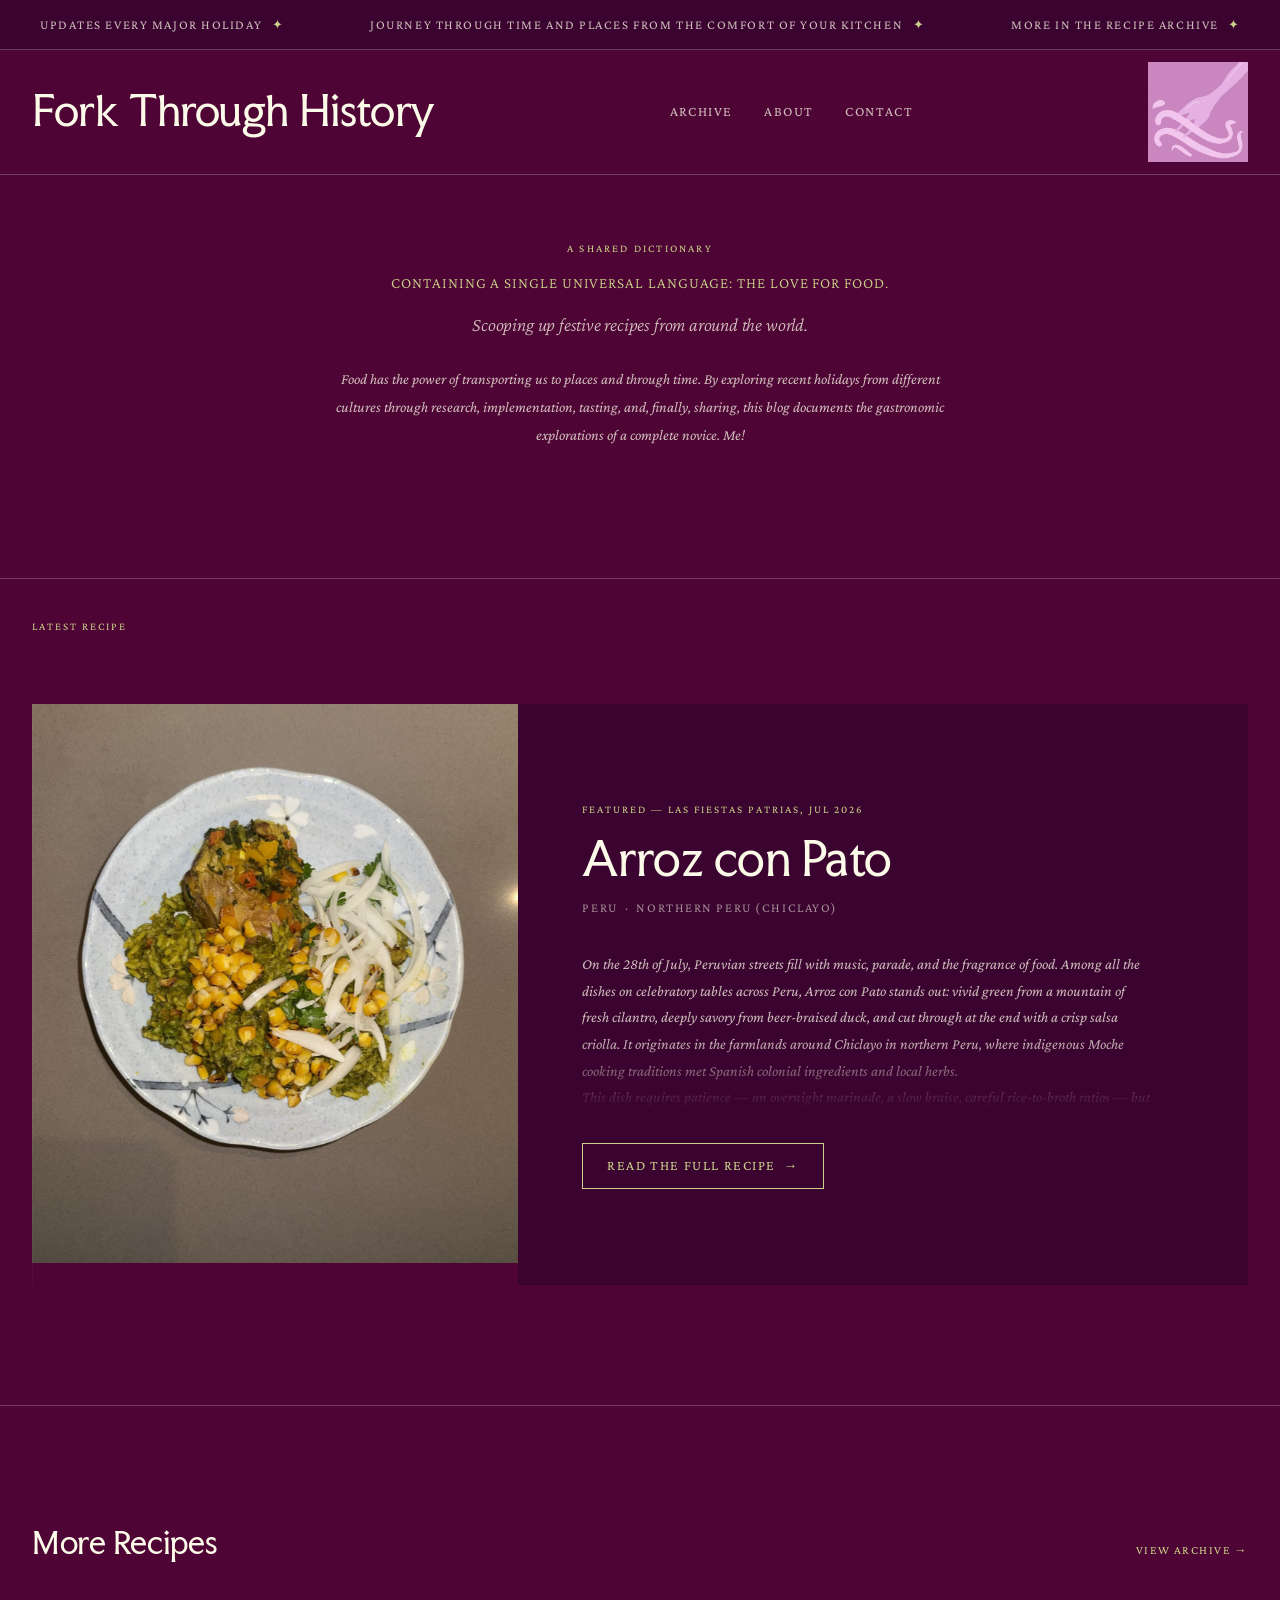
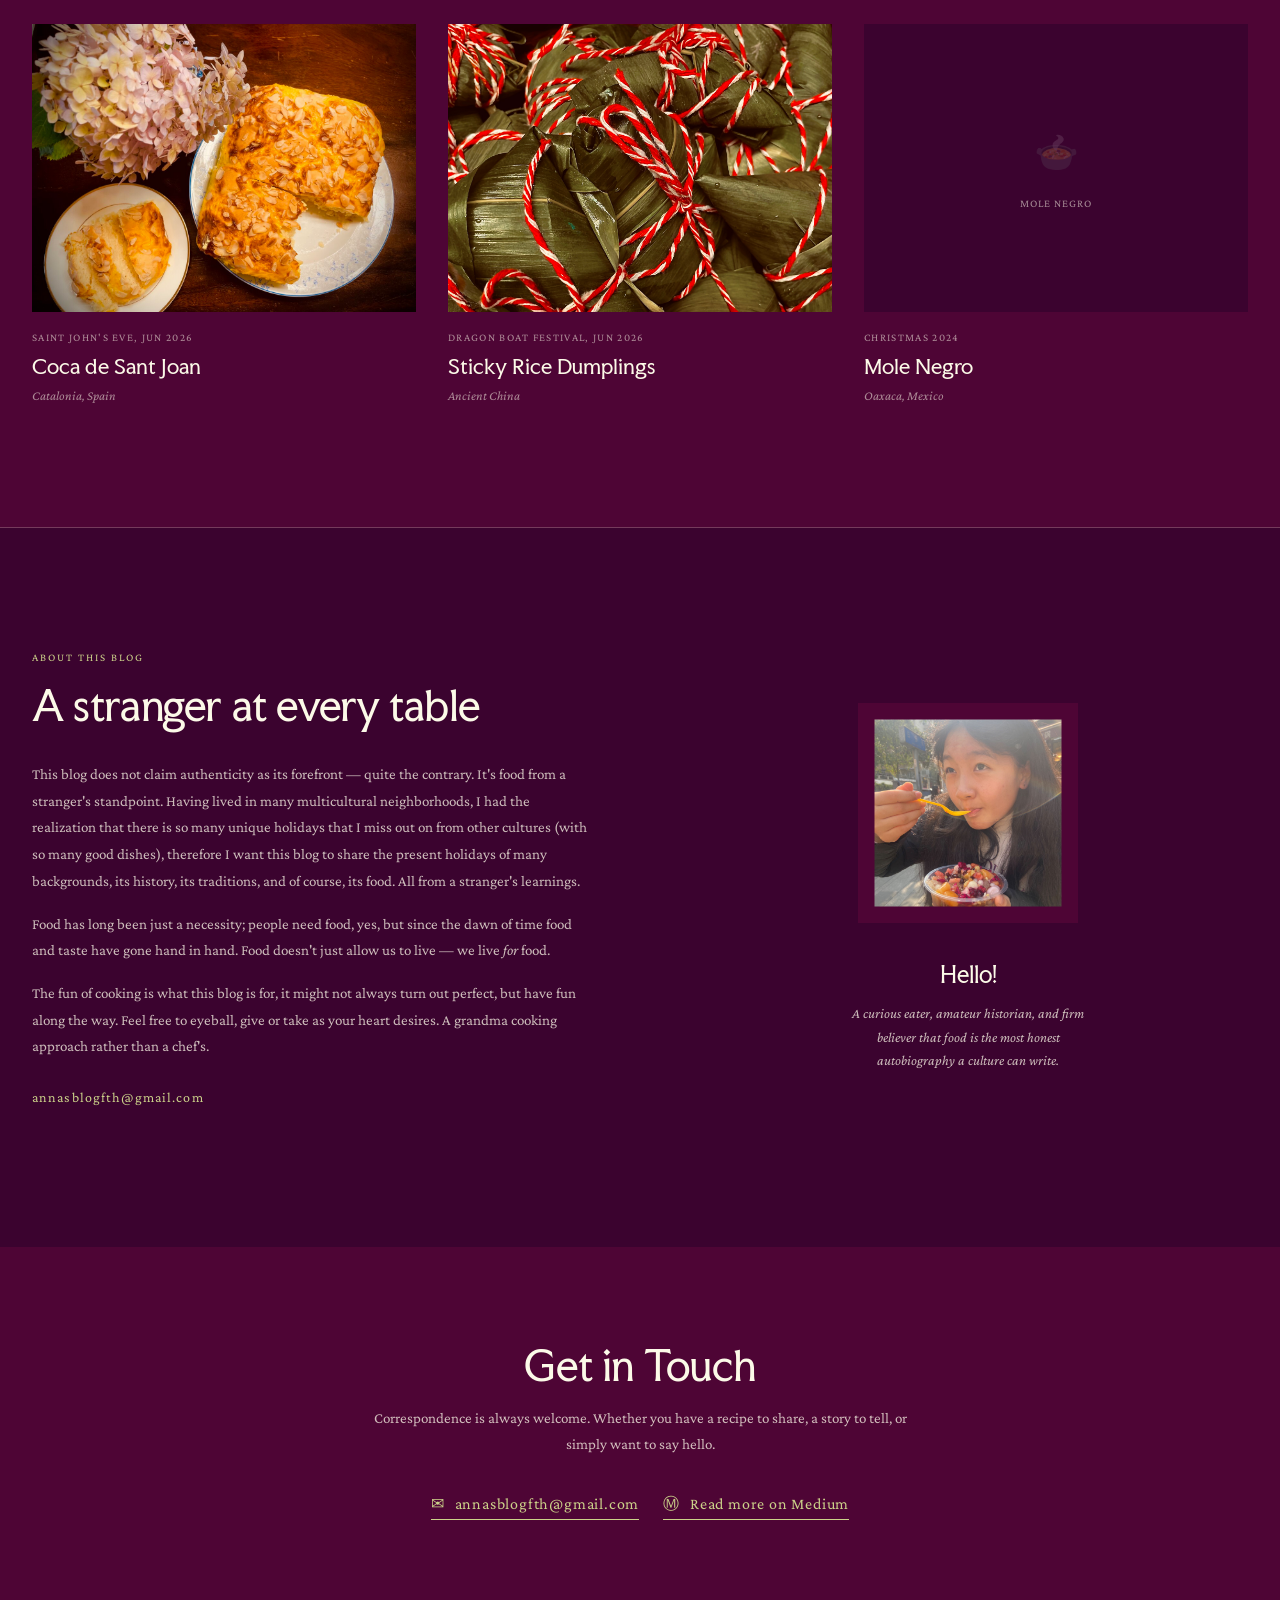
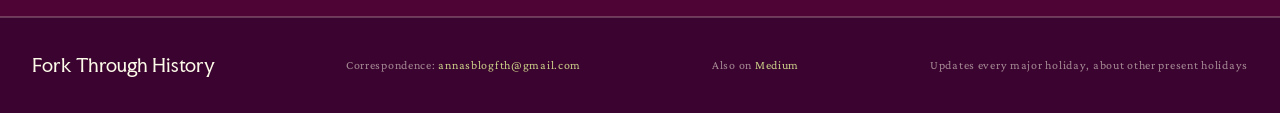
<file: index.html>
<!DOCTYPE html>
<html lang="en">
<head>
  <meta charset="UTF-8">
  <meta name="viewport" content="width=device-width, initial-scale=1.0">
  <title>Fork Through History</title>
  <meta name="description" content="A flavor dictionary — a food blog exploring the cultural, historical, and ingredient origins of dishes from around the world.">
  <link rel="icon" type="image/jpeg" href="images/logo.jpg">
  <link rel="stylesheet" href="css/style.css">
  <style>
    /* Index-specific overrides */
    .hero-top {
      padding-top: 20px;
    }
  </style>
</head>
<body>

<div id="page-transition" class="page-transition-overlay"></div>

<!-- Ticker Strip -->
<div class="ticker-wrap">
  <div class="ticker-inner">
    <span class="ticker-item">Updates every major holiday <span class="dot">✦</span></span>
    <span class="ticker-item">Journey through time and places from the comfort of your kitchen <span class="dot">✦</span></span>
    <span class="ticker-item">More in the Recipe Archive <span class="dot">✦</span></span>
    <span class="ticker-item">Updates every major holiday <span class="dot">✦</span></span>
    <span class="ticker-item">Journey through time and places from the comfort of your kitchen <span class="dot">✦</span></span>
    <span class="ticker-item">More in the Recipe Archive <span class="dot">✦</span></span>
  </div>
</div>

<!-- Site Header -->
<header class="site-header">
  <div class="site-title">
    <a href="index.html" data-nav>Fork Through History</a>
  </div>
  <nav class="site-nav">
    <a href="pages/archive.html" data-nav>Archive</a>
    <a href="index.html#about">About</a>
    <a href="mailto:annasblogfth@gmail.com">Contact</a>
  </nav>
  <img src="images/logo.jpg" alt="Fork Through History Logo" class="site-logo" onerror="this.style.display='none'">
</header>

<hr class="divider">

<!-- Hero / Intro -->
<section style="padding: var(--space-lg) 0 var(--space-md);">
  <div class="hero-intro">
    <span class="eyebrow">A Shared Dictionary</span>
    <h1 style="font-size: clamp(14px, 1.2vw, 16px); font-family: var(--font-body); font-weight: 300; letter-spacing: 0.06em; text-transform: uppercase; color: var(--accent); margin-bottom: 12px; display: block;">Containing a single universal language: the love for food.</h1>
    <h2>
      Scooping up festive recipes from around the world.
    </h2>
    <p style="margin-top: 24px; color: var(--text-dim); font-style: italic; font-size: clamp(15px, 1.1vw, 17px); line-height: 1.85;">
      Food has the power of transporting us to places and through time. By exploring recent holidays from different cultures through research, implementation, tasting, and, finally, sharing, this blog documents the gastronomic explorations of a complete novice. Me!
    </p>
  </div>
</section>

<hr class="divider">

<!-- Latest Recipe -->
<section style="padding: var(--space-md) 0 var(--space-2xl);">
  <div style="max-width: var(--grid-max); margin: 0 auto; padding: 0 var(--gutter); margin-bottom: var(--space-lg);">
    <span style="font-size: 11px; letter-spacing: 0.18em; text-transform: uppercase; color: var(--accent);">Latest Recipe</span>
  </div>

  <div class="featured-recipe">
    <div class="recipe-img-col parallax-wrap">
      <div class="postage-stamp" style="height: 100%;">
        <div class="stamp-img-wrap" style="height: 100%;">
          <img src="images/arroz-con-pato-hero.jpg" alt="Arroz con Pato served on a blue-and-white ceramic plate — vivid green cilantro rice with braised duck, corn, and salsa criolla" style="width:100%; height:100%; object-fit:cover; display:block; min-height:460px;" class="parallax-img">
        </div>
      </div>
    </div>

    <div class="recipe-text-col">
      <span class="recipe-label">Featured — Las Fiestas Patrias, Jul 2026</span>
      <h2 style="font-size: clamp(28px, 3.5vw, 48px); margin-bottom: 10px;">Arroz con Pato</h2>
      <p class="recipe-origin">Peru &nbsp;·&nbsp; Northern Peru (Chiclayo)</p>
      <div class="recipe-excerpt">
        <p>
          On the 28th of July, Peruvian streets fill with music, parade, and the fragrance of food. Among all the dishes on celebratory tables across Peru, Arroz con Pato stands out: vivid green from a mountain of fresh cilantro, deeply savory from beer-braised duck, and cut through at the end with a crisp salsa criolla. It originates in the farmlands around Chiclayo in northern Peru, where indigenous Moche cooking traditions met Spanish colonial ingredients and local herbs.
        </p>
        <p>
          This dish requires patience — an overnight marinade, a slow braise, careful rice-to-broth ratios — but what comes out is something genuinely extraordinary. Every grain of rice carries the marinade and the duck, the salsa criolla arriving fresh and bright on top.
        </p>
      </div>
      <a href="pages/recipe-arroz-con-pato.html" class="btn-link glow-link" data-nav>
        Read the full recipe <span class="arrow">→</span>
      </a>
    </div>
  </div>
</section>

<hr class="divider">

<!-- More Recipes -->
<section class="recipes-grid-section">
  <div class="section-header">
    <h2>More Recipes</h2>
    <a href="pages/archive.html" class="glow-link" style="font-size: 12px; letter-spacing: 0.12em; text-transform: uppercase;" data-nav>View Archive →</a>
  </div>

  <div class="recipes-grid">

    <!-- Card 1 -->
    <a href="pages/recipe-coca.html" class="recipe-card" data-nav>
      <div class="card-img-wrap">
        <div class="postage-stamp" style="height:100%;">
          <div class="stamp-img-wrap" style="height:100%;">
            <img src="images/coca-hero.jpg" alt="Coca de Sant Joan with caramelised pastry cream and toasted almonds beside summer flowers" style="width:100%; height:100%; object-fit:cover; display:block;">
          </div>
        </div>
      </div>
      <p class="card-date">Saint John's Eve, Jun 2026</p>
      <h3 class="card-title">Coca de Sant Joan</h3>
      <p class="card-origin" style="font-style: italic;">Catalonia, Spain</p>
    </a>

    <!-- Card 2 -->
    <a href="pages/recipe-zongzi.html" class="recipe-card" data-nav>
      <div class="card-img-wrap">
        <div class="postage-stamp" style="height:100%;">
          <div class="stamp-img-wrap" style="height:100%;">
            <img src="images/zongzi-wrapped.jpg" alt="Freshly wrapped Zongzi" style="width:100%; height:100%; object-fit:cover; display:block;">
          </div>
        </div>
      </div>
      <p class="card-date">Dragon Boat Festival, Jun 2026</p>
      <h3 class="card-title">Sticky Rice Dumplings</h3>
      <p class="card-origin" style="font-style: italic;">Ancient China</p>
    </a>

    <!-- Card 3 -->
    <a href="pages/recipe-mole.html" class="recipe-card" data-nav>
      <div class="card-img-wrap">
        <div class="postage-stamp" style="height:100%;">
          <div class="stamp-img-wrap" style="height:100%;">
            <div class="img-placeholder">
              <span class="ph-icon" style="font-size:36px; opacity:0.2;">🍲</span>
              <span class="ph-label">Mole Negro</span>
            </div>
          </div>
        </div>
      </div>
      <p class="card-date">Christmas 2024</p>
      <h3 class="card-title">Mole Negro</h3>
      <p class="card-origin" style="font-style: italic;">Oaxaca, Mexico</p>
    </a>

  </div>
</section>

<hr class="divider">

<!-- About Section -->
<section class="about-section" id="about">
  <div class="about-inner">
    <div class="about-text">
      <span class="eyebrow">About This Blog</span>
      <h2>A stranger at every table</h2>
      <p>
        This blog does not claim authenticity as its forefront — quite the contrary. It's food from a stranger's standpoint. Having lived in many multicultural neighborhoods, I had the realization that there is so many unique holidays that I miss out on from other cultures (with so many good dishes), therefore I want this blog to share the present holidays of many backgrounds, its history, its traditions, and of course, its food. All from a stranger's learnings.
      </p>
      <p>
        Food has long been just a necessity; people need food, yes, but since the dawn of time food and taste have gone hand in hand. Food doesn't just allow us to live — we live <em>for</em> food.
      </p>
      <p>
        The fun of cooking is what this blog is for, it might not always turn out perfect, but have fun along the way. Feel free to eyeball, give or take as your heart desires. A grandma cooking approach rather than a chef's.
      </p>
      <p style="margin-top: 24px;">
        <a href="mailto:annasblogfth@gmail.com" class="glow-link" style="font-size: 14px; letter-spacing: 0.08em;">annasblogfth@gmail.com</a>
      </p>
    </div>

    <div class="about-author">
      <div class="author-photo-wrap" style="border-radius: 0; border: none;">
        <img src="images/author-photo.jpg" alt="Anna enjoying a fruit and grass jelly dessert on a sunny street" style="width:100%; height:100%; object-fit:cover; object-position: center 25%; transform: scale(0.85); display:block;">
      </div>
      <p class="author-name">Hello!</p>
      <p class="author-tagline" style="max-width: 260px; margin: 8px auto 0; color: var(--text-dim); line-height: 1.65;">
        A curious eater, amateur historian, and firm believer that food is the most honest autobiography a culture can write.
      </p>
    </div>
  </div>
</section>

<!-- Contact -->
<section class="contact-section">
  <div class="contact-inner">
    <h2>Get in Touch</h2>
    <p>Correspondence is always welcome. Whether you have a recipe to share, a story to tell, or simply want to say hello.</p>
    <div style="display:flex; flex-wrap:wrap; align-items:center; justify-content:center; gap:24px; margin-top:14px;">
      <a href="mailto:annasblogfth@gmail.com" class="contact-email glow-link">
        <span>✉</span> annasblogfth@gmail.com
      </a>
      <a href="https://medium.com/@annasblogfth" target="_blank" rel="noopener" class="contact-email glow-link">
        <span>Ⓜ</span> Read more on Medium
      </a>
    </div>
  </div>
</section>

<hr class="divider">

<!-- Footer -->
<footer class="site-footer">
  <div class="footer-inner">
    <span class="footer-brand">Fork Through History</span>
    <span class="footer-note">Correspondence: <a href="mailto:annasblogfth@gmail.com">annasblogfth@gmail.com</a></span>
    <span class="footer-note">Also on <a href="https://medium.com/@annasblogfth" target="_blank" rel="noopener">Medium</a></span>
    <span class="footer-note">Updates every major holiday, about other present holidays</span>
  </div>
</footer>

<script src="js/main.js"></script>
</body>
</html>
</file>
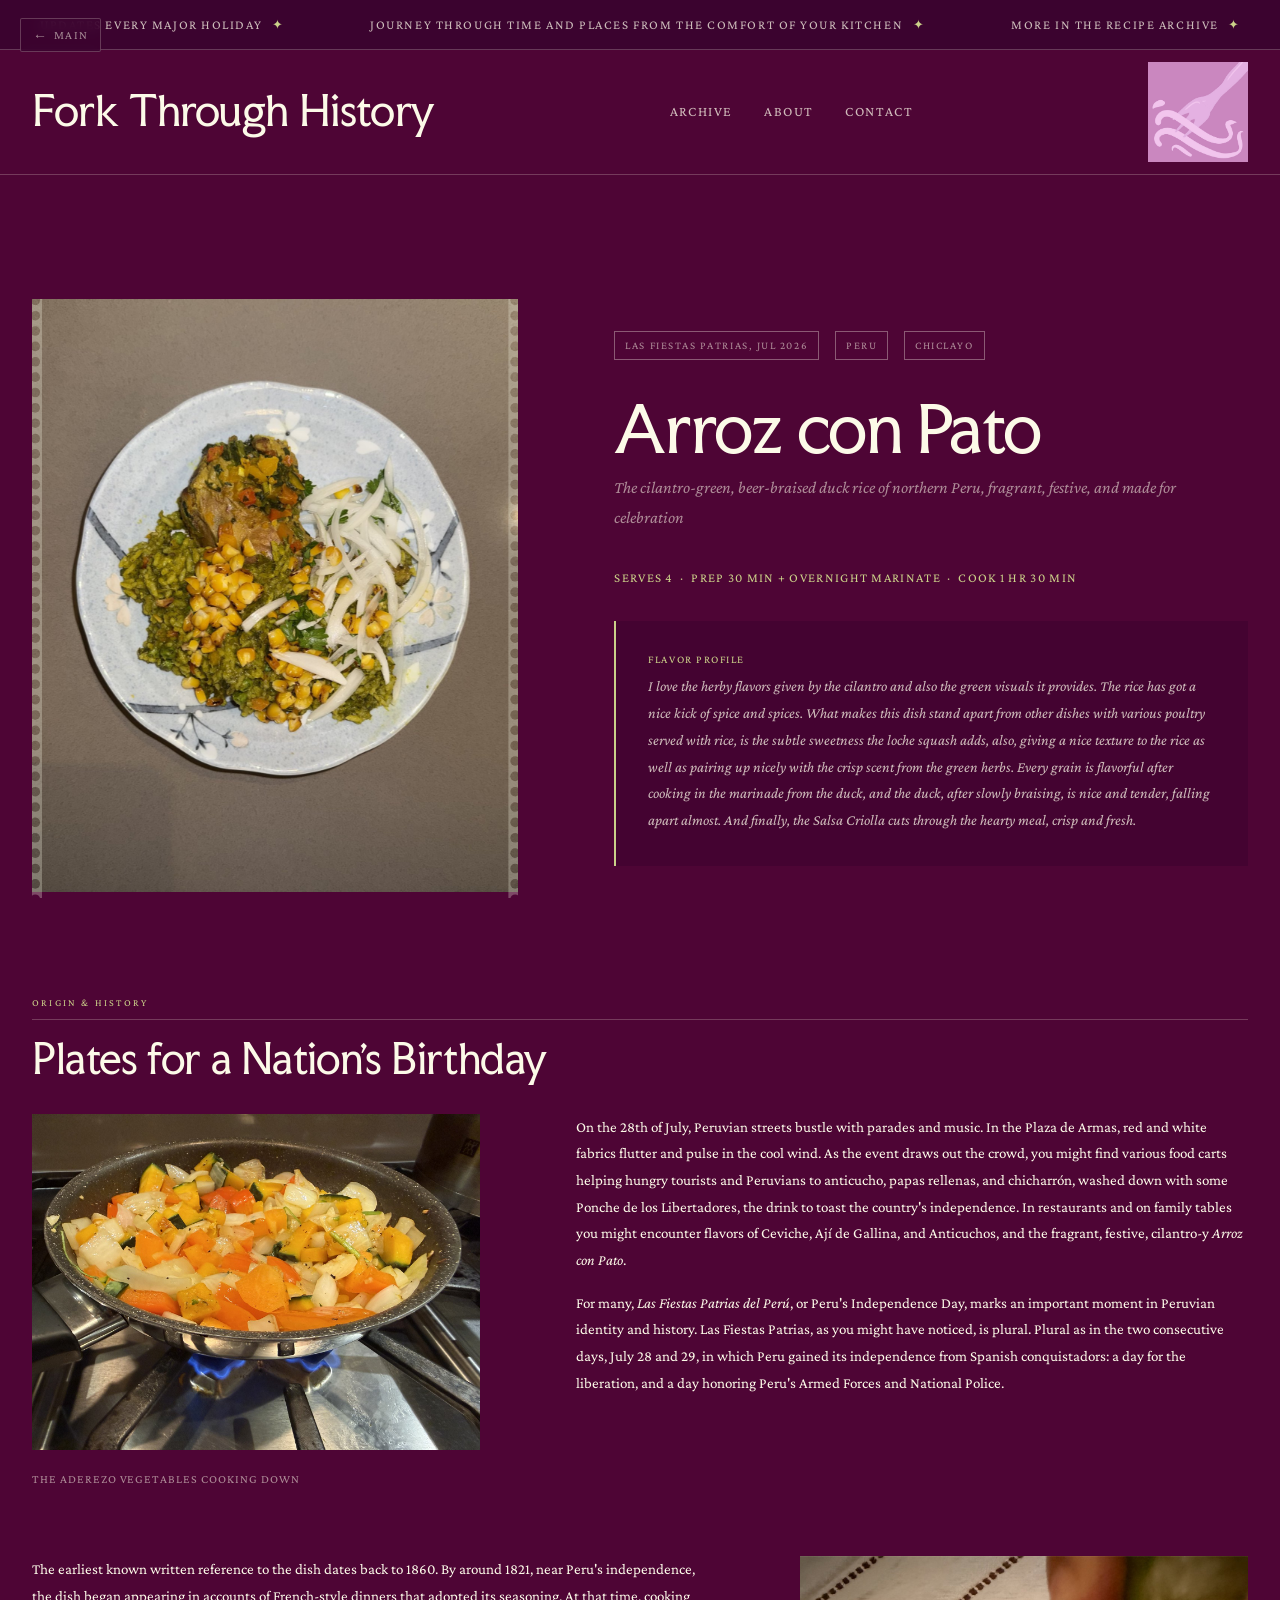
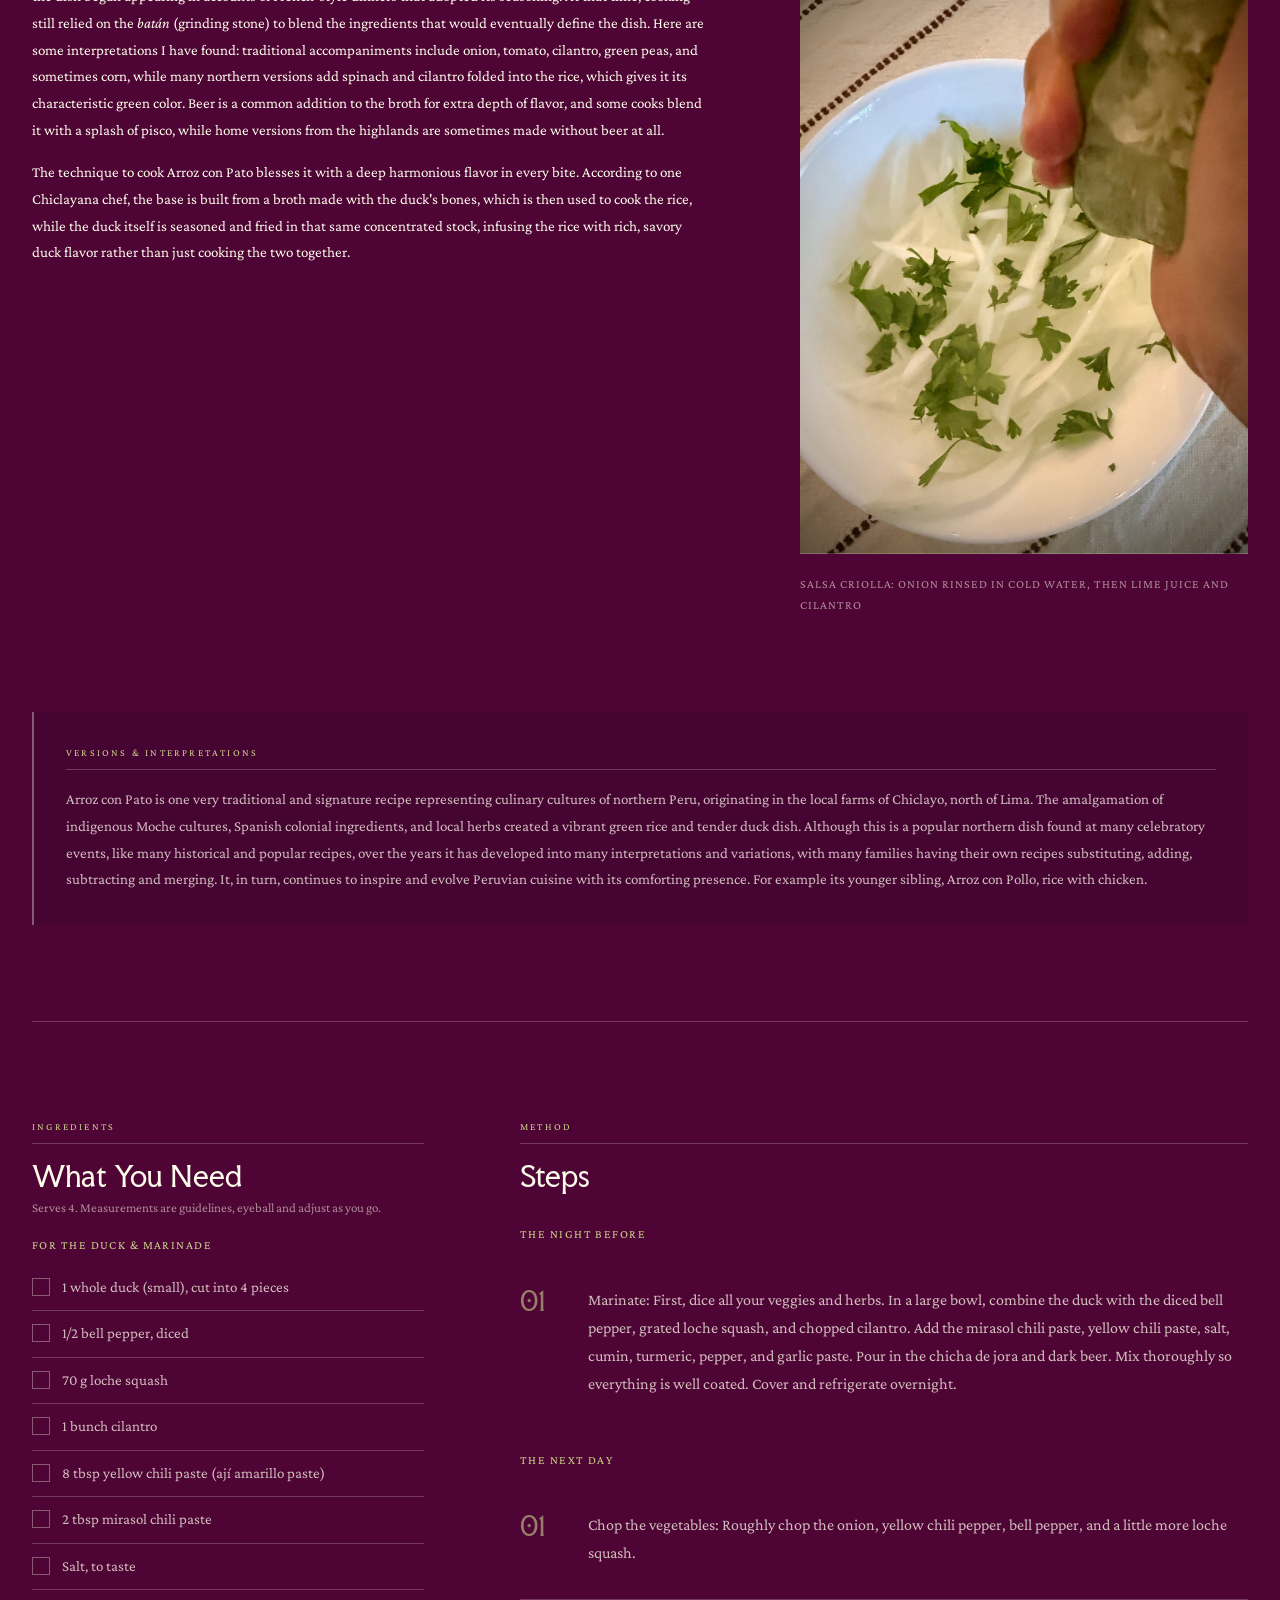
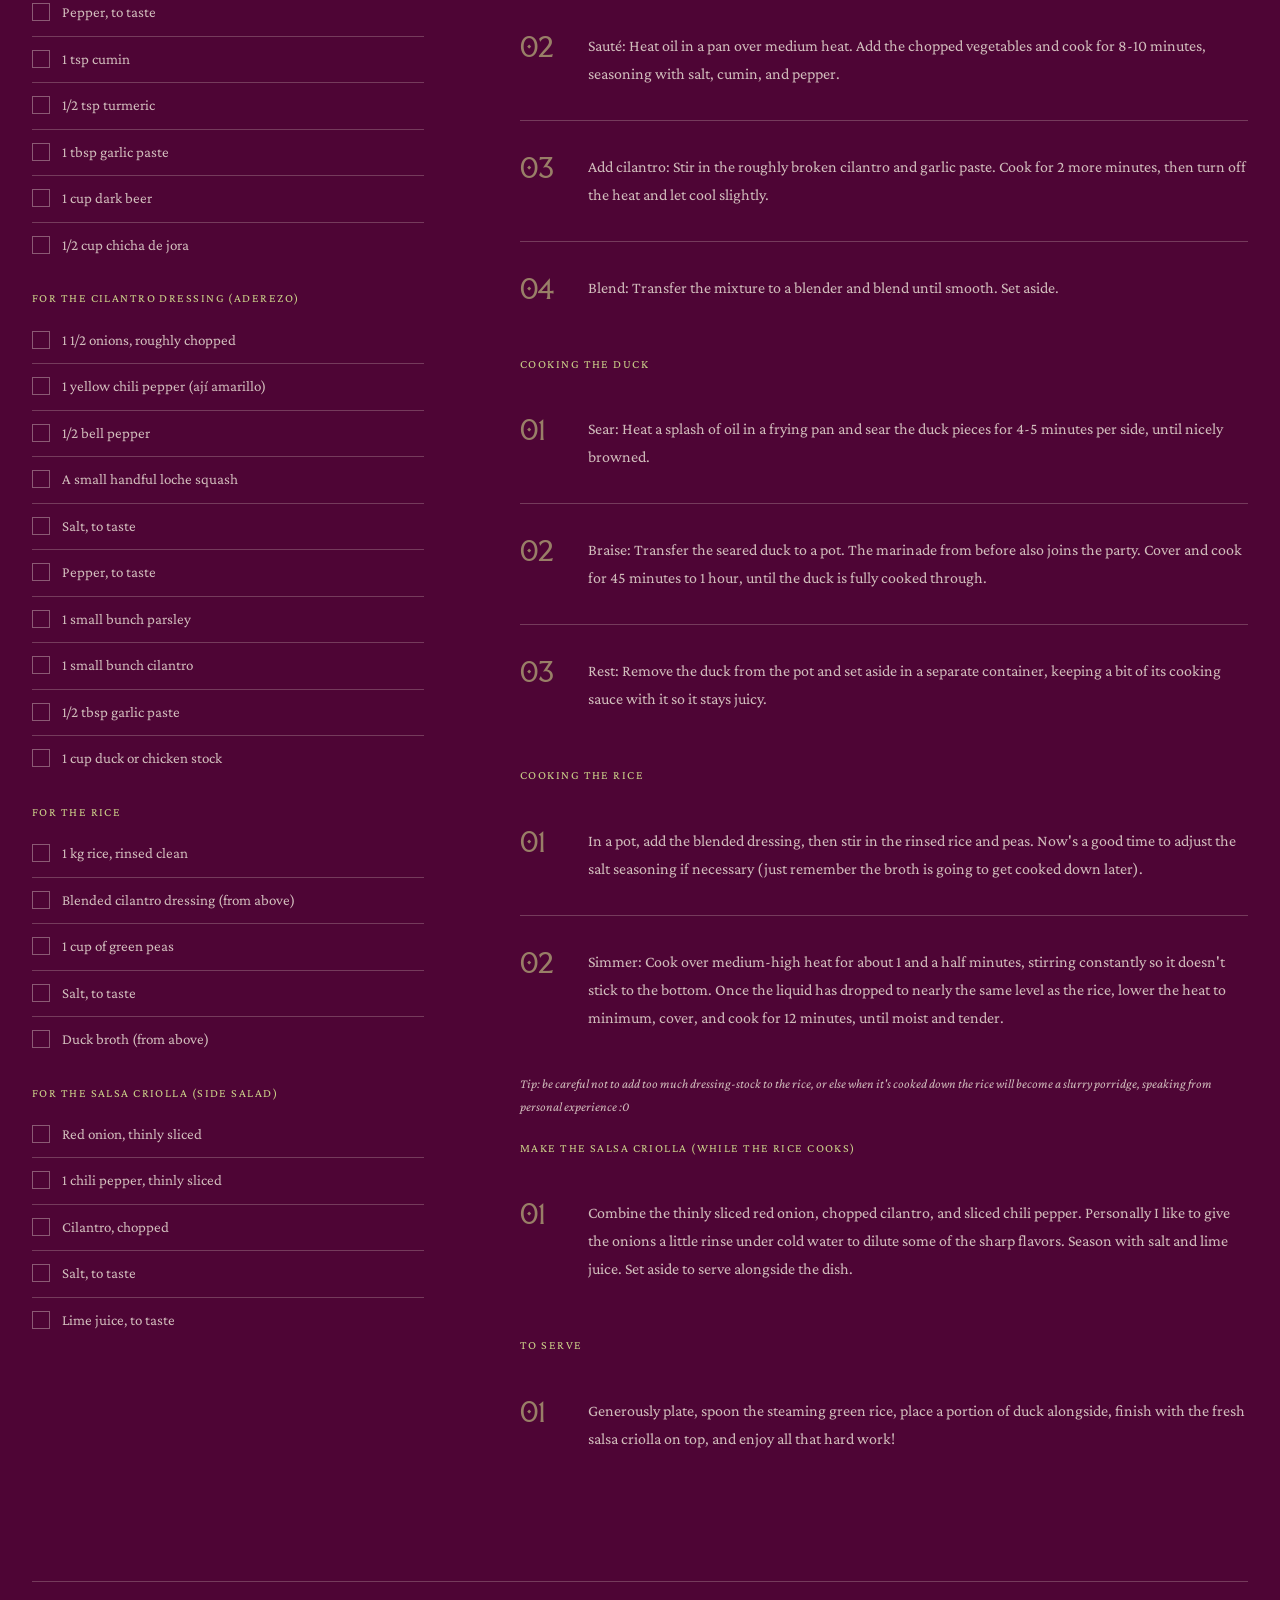
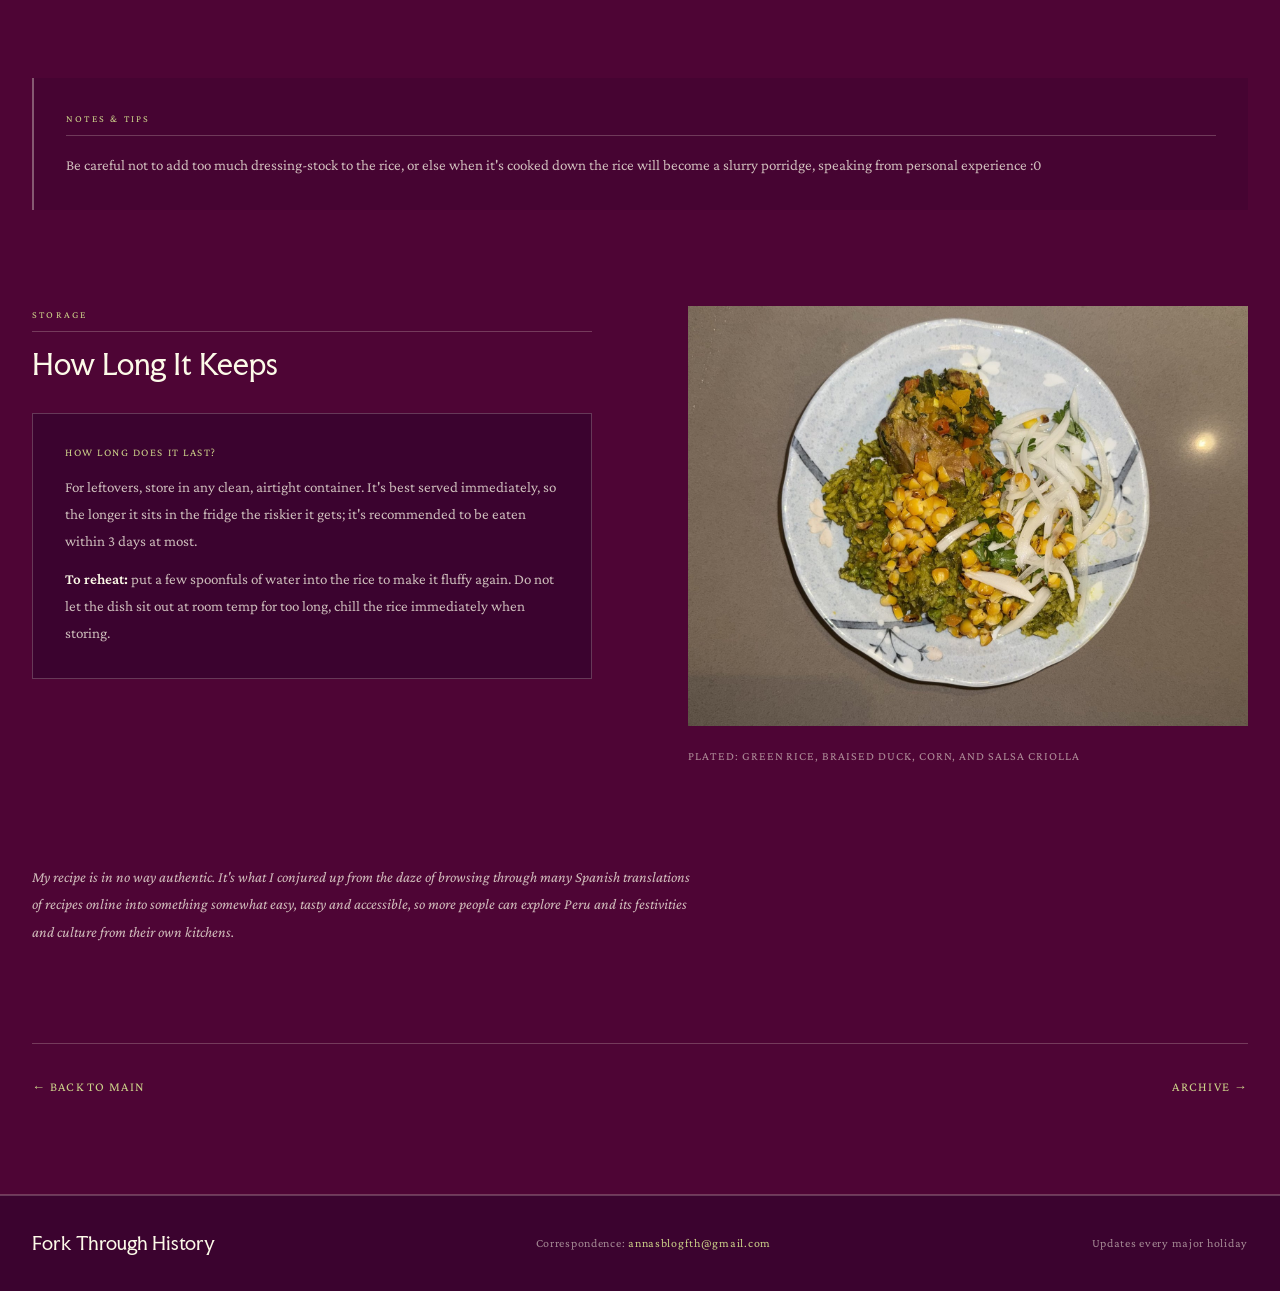
<file: pages/recipe-arroz-con-pato.html>
<!DOCTYPE html>
<html lang="en">
<head>
  <meta charset="UTF-8">
  <meta name="viewport" content="width=device-width, initial-scale=1.0">
  <title>Arroz con Pato | Fork Through History</title>
  <meta name="description" content="Arroz con Pato, Peru's fragrant, cilantro-green duck and rice dish and a centerpiece of Las Fiestas Patrias. Its history, origins, and a full recipe.">
  <link rel="icon" type="image/jpeg" href="../images/logo.jpg">
  <link rel="stylesheet" href="../css/style.css">
  <style>
    .recipe-history-img {
      width: 100%;
      aspect-ratio: 3/2;
      overflow: hidden;
      margin-bottom: 16px;
    }
    .recipe-history-img .img-placeholder {
      min-height: 260px;
    }
    .history-block {
      margin-bottom: var(--space-xl);
    }
    .history-block p + p {
      margin-top: 16px;
    }
    .recipe-photo-img {
      width: 100%;
      height: 100%;
      object-fit: cover;
      display: block;
    }
  </style>
</head>
<body>

<div id="page-transition" class="page-transition-overlay"></div>

<!-- Back to Main -->
<a href="../index.html" class="back-to-main" data-nav>
  <span class="arrow">←</span> Main
</a>

<!-- Ticker Strip -->
<div class="ticker-wrap">
  <div class="ticker-inner">
    <span class="ticker-item">Updates every major holiday <span class="dot">✦</span></span>
    <span class="ticker-item">Journey through time and places from the comfort of your kitchen <span class="dot">✦</span></span>
    <span class="ticker-item">More in the Recipe Archive <span class="dot">✦</span></span>
    <span class="ticker-item">Updates every major holiday <span class="dot">✦</span></span>
    <span class="ticker-item">Journey through time and places from the comfort of your kitchen <span class="dot">✦</span></span>
    <span class="ticker-item">More in the Recipe Archive <span class="dot">✦</span></span>
  </div>
</div>

<!-- Site Header -->
<header class="site-header">
  <div class="site-title">
    <a href="../index.html" data-nav>Fork Through History</a>
  </div>
  <nav class="site-nav">
    <a href="archive.html" data-nav>Archive</a>
    <a href="../index.html#about">About</a>
    <a href="mailto:annasblogfth@gmail.com">Contact</a>
  </nav>
  <img src="../images/logo.jpg" alt="Fork Through History Logo" class="site-logo" onerror="this.style.display='none'">
</header>

<hr class="divider">

<!-- Recipe Hero: 40% image / 60% text -->
<div class="recipe-page">
  <div class="recipe-hero">

    <!-- Image Column (40%) -->
    <div class="rh-img-col parallax-wrap">
      <div class="postage-stamp" style="height: 100%;">
        <div class="stamp-img-wrap" style="height: 100%;">
          <img src="../images/arroz-con-pato-hero.jpg" alt="Arroz con Pato served on a blue-and-white plate, green cilantro rice with braised duck, corn, and salsa criolla" class="recipe-photo-img parallax-img" style="min-height: 540px;">
        </div>
      </div>
      <p class="caption" style="margin-top: 10px; padding-left: 2px;">Arroz con Pato · Serves 4</p>
    </div>

    <!-- Text Column (60%) -->
    <div class="rh-text-col">
      <div class="recipe-meta-row">
        <span class="recipe-tag">Las Fiestas Patrias, Jul 2026</span>
        <span class="recipe-tag">Peru</span>
        <span class="recipe-tag">Chiclayo</span>
      </div>

      <h1 class="recipe-title-main">Arroz con Pato</h1>
      <p class="recipe-subtitle">The cilantro-green, beer-braised duck rice of northern Peru, fragrant, festive, and made for celebration</p>
      <p class="recipe-serving">Serves 4 &nbsp;·&nbsp; Prep 30 min + overnight marinate &nbsp;·&nbsp; Cook 1 hr 30 min</p>

      <!-- Flavor Box -->
      <div class="recipe-flavor-desc">
        <h4>Flavor Profile</h4>
        <p>
          I love the herby flavors given by the cilantro and also the green visuals it provides. The rice has got a nice kick of spice and spices. What makes this dish stand apart from other dishes with various poultry served with rice, is the subtle sweetness the loche squash adds, also, giving a nice texture to the rice as well as pairing up nicely with the crisp scent from the green herbs. Every grain is flavorful after cooking in the marinade from the duck, and the duck, after slowly braising, is nice and tender, falling apart almost. And finally, the Salsa Criolla cuts through the hearty meal, crisp and fresh.
        </p>
      </div>
    </div>

  </div><!-- /recipe-hero -->

  <!-- =============================
       RECIPE BODY
  ============================== -->
  <div style="max-width: var(--grid-max); margin: 0 auto; padding: var(--space-xl) var(--gutter);">

    <!-- History Section: Full Width -->
    <div style="margin-bottom: var(--space-xl);">
      <span class="recipe-section-label">Origin &amp; History</span>
      <h2 style="margin-bottom: var(--space-md);">Plates for a Nation's Birthday</h2>

      <div style="display: grid; grid-template-columns: 40fr 60fr; gap: var(--space-xl); align-items: start;">

        <!-- History Photo -->
        <div>
          <div class="postage-stamp">
            <div class="stamp-img-wrap">
              <img src="../images/arroz-con-pato-process1.jpg" alt="Onion, bell pepper, ají amarillo, loche squash and tomato sautéing in a pan over a gas flame for the cilantro aderezo" class="recipe-photo-img" style="min-height: 300px; aspect-ratio: 4/3;">
            </div>
          </div>
          <p class="caption" style="margin-top: 10px;">The aderezo vegetables cooking down</p>
        </div>

        <!-- History Text -->
        <div class="history-block">
          <p>
            On the 28th of July, Peruvian streets bustle with parades and music. In the Plaza de Armas, red and white fabrics flutter and pulse in the cool wind. As the event draws out the crowd, you might find various food carts helping hungry tourists and Peruvians to anticucho, papas rellenas, and chicharrón, washed down with some Ponche de los Libertadores, the drink to toast the country's independence. In restaurants and on family tables you might encounter flavors of Ceviche, Ají de Gallina, and Anticuchos, and the fragrant, festive, cilantro-y <em>Arroz con Pato</em>.
          </p>
          <p>
            For many, <em>Las Fiestas Patrias del Perú</em>, or Peru's Independence Day, marks an important moment in Peruvian identity and history. Las Fiestas Patrias, as you might have noticed, is plural. Plural as in the two consecutive days, July 28 and 29, in which Peru gained its independence from Spanish conquistadors: a day for the liberation, and a day honoring Peru's Armed Forces and National Police.
          </p>
        </div>
      </div>

      <!-- Second history row -->
      <div style="margin-top: var(--space-lg);">
        <div style="display: grid; grid-template-columns: 60fr 40fr; gap: var(--space-xl); align-items: start;">
          <div class="history-block">
            <p>
              The earliest known written reference to the dish dates back to 1860. By around 1821, near Peru's independence, the dish began appearing in accounts of French-style dinners that adopted its seasoning. At that time, cooking still relied on the <em>batán</em> (grinding stone) to blend the ingredients that would eventually define the dish. Here are some interpretations I have found: traditional accompaniments include onion, tomato, cilantro, green peas, and sometimes corn, while many northern versions add spinach and cilantro folded into the rice, which gives it its characteristic green color. Beer is a common addition to the broth for extra depth of flavor, and some cooks blend it with a splash of pisco, while home versions from the highlands are sometimes made without beer at all.
            </p>
            <p>
              The technique to cook Arroz con Pato blesses it with a deep harmonious flavor in every bite. According to one Chiclayana chef, the base is built from a broth made with the duck's bones, which is then used to cook the rice, while the duck itself is seasoned and fried in that same concentrated stock, infusing the rice with rich, savory duck flavor rather than just cooking the two together.
            </p>
          </div>

          <!-- Second history photo -->
          <div>
            <div class="postage-stamp">
              <div class="stamp-img-wrap">
                <img src="../images/arroz-con-pato-process2.jpg" alt="Salsa criolla being assembled, thinly sliced white onion and fresh cilantro in a white bowl with a lime being squeezed over" class="recipe-photo-img" style="min-height: 260px; aspect-ratio: 3/4;">
              </div>
            </div>
            <p class="caption" style="margin-top: 10px;">Salsa criolla: onion rinsed in cold water, then lime juice and cilantro</p>
          </div>
        </div>
      </div>

      <!-- Versions & Interpretations -->
      <div style="margin-top: var(--space-xl); padding: var(--space-md); background: rgba(59, 3, 47, 0.4); border-left: 2px solid var(--stamp-color-solid);">
        <span class="recipe-section-label" style="display: block; margin-bottom: var(--space-sm);">Versions &amp; Interpretations</span>
        <p style="color: var(--text-dim);">
          Arroz con Pato is one very traditional and signature recipe representing culinary cultures of northern Peru, originating in the local farms of Chiclayo, north of Lima. The amalgamation of indigenous Moche cultures, Spanish colonial ingredients, and local herbs created a vibrant green rice and tender duck dish. Although this is a popular northern dish found at many celebratory events, like many historical and popular recipes, over the years it has developed into many interpretations and variations, with many families having their own recipes substituting, adding, subtracting and merging. It, in turn, continues to inspire and evolve Peruvian cuisine with its comforting presence. For example its younger sibling, Arroz con Pollo, rice with chicken.
        </p>
      </div>
    </div><!-- /history section -->

    <hr class="divider" style="margin-bottom: var(--space-xl);">

    <!-- Ingredients + Steps Grid -->
    <div style="display: grid; grid-template-columns: 35fr 65fr; gap: var(--space-xl); align-items: start;">

      <!-- Ingredients -->
      <div>
        <span class="recipe-section-label">Ingredients</span>
        <h3 style="margin-bottom: 4px;">What You Need</h3>
        <p style="font-size: 13px; color: var(--text-muted); margin-bottom: 16px;">Serves 4. Measurements are guidelines, eyeball and adjust as you go.</p>

        <!-- Duck & Marinade -->
        <p style="font-size: 12px; letter-spacing: 0.12em; text-transform: uppercase; color: var(--accent); margin: 0 0 8px;">For the Duck &amp; Marinade</p>
        <ul class="ingredients-list">
          <li><input type="checkbox" class="ingredient-check"> <span>1 whole duck (small), cut into 4 pieces</span></li>
          <li><input type="checkbox" class="ingredient-check"> <span>1/2 bell pepper, diced</span></li>
          <li><input type="checkbox" class="ingredient-check"> <span>70 g loche squash</span></li>
          <li><input type="checkbox" class="ingredient-check"> <span>1 bunch cilantro</span></li>
          <li><input type="checkbox" class="ingredient-check"> <span>8 tbsp yellow chili paste (ají amarillo paste)</span></li>
          <li><input type="checkbox" class="ingredient-check"> <span>2 tbsp mirasol chili paste</span></li>
          <li><input type="checkbox" class="ingredient-check"> <span>Salt, to taste</span></li>
          <li><input type="checkbox" class="ingredient-check"> <span>Pepper, to taste</span></li>
          <li><input type="checkbox" class="ingredient-check"> <span>1 tsp cumin</span></li>
          <li><input type="checkbox" class="ingredient-check"> <span>1/2 tsp turmeric</span></li>
          <li><input type="checkbox" class="ingredient-check"> <span>1 tbsp garlic paste</span></li>
          <li><input type="checkbox" class="ingredient-check"> <span>1 cup dark beer</span></li>
          <li><input type="checkbox" class="ingredient-check"> <span>1/2 cup chicha de jora</span></li>
        </ul>

        <!-- Cilantro Dressing -->
        <p style="font-size: 12px; letter-spacing: 0.12em; text-transform: uppercase; color: var(--accent); margin: 20px 0 8px;">For the Cilantro Dressing (Aderezo)</p>
        <ul class="ingredients-list">
          <li><input type="checkbox" class="ingredient-check"> <span>1 1/2 onions, roughly chopped</span></li>
          <li><input type="checkbox" class="ingredient-check"> <span>1 yellow chili pepper (ají amarillo)</span></li>
          <li><input type="checkbox" class="ingredient-check"> <span>1/2 bell pepper</span></li>
          <li><input type="checkbox" class="ingredient-check"> <span>A small handful loche squash</span></li>
          <li><input type="checkbox" class="ingredient-check"> <span>Salt, to taste</span></li>
          <li><input type="checkbox" class="ingredient-check"> <span>Pepper, to taste</span></li>
          <li><input type="checkbox" class="ingredient-check"> <span>1 small bunch parsley</span></li>
          <li><input type="checkbox" class="ingredient-check"> <span>1 small bunch cilantro</span></li>
          <li><input type="checkbox" class="ingredient-check"> <span>1/2 tbsp garlic paste</span></li>
          <li><input type="checkbox" class="ingredient-check"> <span>1 cup duck or chicken stock</span></li>
        </ul>

        <!-- Rice -->
        <p style="font-size: 12px; letter-spacing: 0.12em; text-transform: uppercase; color: var(--accent); margin: 20px 0 8px;">For the Rice</p>
        <ul class="ingredients-list">
          <li><input type="checkbox" class="ingredient-check"> <span>1 kg rice, rinsed clean</span></li>
          <li><input type="checkbox" class="ingredient-check"> <span>Blended cilantro dressing (from above)</span></li>
          <li><input type="checkbox" class="ingredient-check"> <span>1 cup of green peas</span></li>
          <li><input type="checkbox" class="ingredient-check"> <span>Salt, to taste</span></li>
          <li><input type="checkbox" class="ingredient-check"> <span>Duck broth (from above)</span></li>
        </ul>

        <!-- Salsa Criolla -->
        <p style="font-size: 12px; letter-spacing: 0.12em; text-transform: uppercase; color: var(--accent); margin: 20px 0 8px;">For the Salsa Criolla (Side Salad)</p>
        <ul class="ingredients-list">
          <li><input type="checkbox" class="ingredient-check"> <span>Red onion, thinly sliced</span></li>
          <li><input type="checkbox" class="ingredient-check"> <span>1 chili pepper, thinly sliced</span></li>
          <li><input type="checkbox" class="ingredient-check"> <span>Cilantro, chopped</span></li>
          <li><input type="checkbox" class="ingredient-check"> <span>Salt, to taste</span></li>
          <li><input type="checkbox" class="ingredient-check"> <span>Lime juice, to taste</span></li>
        </ul>
      </div>

      <!-- Steps -->
      <div>
        <span class="recipe-section-label">Method</span>
        <h3 style="margin-bottom: var(--space-md);">Steps</h3>

        <p style="font-size: 12px; letter-spacing: 0.12em; text-transform: uppercase; color: var(--accent); margin-bottom: 8px;">The Night Before</p>
        <ol class="steps-list">
          <li><span>Marinate: First, dice all your veggies and herbs. In a large bowl, combine the duck with the diced bell pepper, grated loche squash, and chopped cilantro. Add the mirasol chili paste, yellow chili paste, salt, cumin, turmeric, pepper, and garlic paste. Pour in the chicha de jora and dark beer. Mix thoroughly so everything is well coated. Cover and refrigerate overnight.</span></li>
        </ol>

        <p style="font-size: 12px; letter-spacing: 0.12em; text-transform: uppercase; color: var(--accent); margin: 20px 0 8px;">The Next Day</p>
        <ol class="steps-list" start="2">
          <li><span>Chop the vegetables: Roughly chop the onion, yellow chili pepper, bell pepper, and a little more loche squash.</span></li>
          <li><span>Sauté: Heat oil in a pan over medium heat. Add the chopped vegetables and cook for 8-10 minutes, seasoning with salt, cumin, and pepper.</span></li>
          <li><span>Add cilantro: Stir in the roughly broken cilantro and garlic paste. Cook for 2 more minutes, then turn off the heat and let cool slightly.</span></li>
          <li><span>Blend: Transfer the mixture to a blender and blend until smooth. Set aside.</span></li>
        </ol>

        <p style="font-size: 12px; letter-spacing: 0.12em; text-transform: uppercase; color: var(--accent); margin: 20px 0 8px;">Cooking the Duck</p>
        <ol class="steps-list" start="6">
          <li><span>Sear: Heat a splash of oil in a frying pan and sear the duck pieces for 4-5 minutes per side, until nicely browned.</span></li>
          <li><span>Braise: Transfer the seared duck to a pot. The marinade from before also joins the party. Cover and cook for 45 minutes to 1 hour, until the duck is fully cooked through.</span></li>
          <li><span>Rest: Remove the duck from the pot and set aside in a separate container, keeping a bit of its cooking sauce with it so it stays juicy.</span></li>
        </ol>

        <p style="font-size: 12px; letter-spacing: 0.12em; text-transform: uppercase; color: var(--accent); margin: 20px 0 8px;">Cooking the Rice</p>
        <ol class="steps-list" start="9">
          <li><span>In a pot, add the blended dressing, then stir in the rinsed rice and peas. Now's a good time to adjust the salt seasoning if necessary (just remember the broth is going to get cooked down later).</span></li>
          <li><span>Simmer: Cook over medium-high heat for about 1 and a half minutes, stirring constantly so it doesn't stick to the bottom. Once the liquid has dropped to nearly the same level as the rice, lower the heat to minimum, cover, and cook for 12 minutes, until moist and tender.</span></li>
        </ol>
        <p style="color: var(--text-dim); font-size: 13px; font-style: italic; margin-top: 8px;">
          Tip: be careful not to add too much dressing-stock to the rice, or else when it's cooked down the rice will become a slurry porridge, speaking from personal experience :0
        </p>

        <p style="font-size: 12px; letter-spacing: 0.12em; text-transform: uppercase; color: var(--accent); margin: 20px 0 8px;">Make the Salsa Criolla (While the Rice Cooks)</p>
        <ol class="steps-list" start="11">
          <li><span>Combine the thinly sliced red onion, chopped cilantro, and sliced chili pepper. Personally I like to give the onions a little rinse under cold water to dilute some of the sharp flavors. Season with salt and lime juice. Set aside to serve alongside the dish.</span></li>
        </ol>

        <p style="font-size: 12px; letter-spacing: 0.12em; text-transform: uppercase; color: var(--accent); margin: 20px 0 8px;">To Serve</p>
        <ol class="steps-list" start="12">
          <li><span>Generously plate, spoon the steaming green rice, place a portion of duck alongside, finish with the fresh salsa criolla on top, and enjoy all that hard work!</span></li>
        </ol>
      </div>

    </div><!-- /recipe grid -->

    <hr class="divider" style="margin-bottom: var(--space-xl); margin-top: var(--space-xl);">

    <!-- Notes -->
    <div style="margin-bottom: var(--space-xl); padding: var(--space-md); background: rgba(59, 3, 47, 0.4); border-left: 2px solid var(--stamp-color-solid);">
      <span class="recipe-section-label" style="display: block; margin-bottom: var(--space-sm);">Notes &amp; Tips</span>
      <p style="color: var(--text-dim);">
        Be careful not to add too much dressing-stock to the rice, or else when it's cooked down the rice will become a slurry porridge, speaking from personal experience :0
      </p>
    </div>

    <!-- Storage + Bottom Photo -->
    <div style="display: grid; grid-template-columns: 1fr 1fr; gap: var(--space-xl); align-items: start; margin-bottom: var(--space-xl);">

      <div>
        <span class="recipe-section-label">Storage</span>
        <h3 style="margin-bottom: var(--space-md);">How Long It Keeps</h3>
        <div class="storage-box">
          <h4>How Long Does It Last?</h4>
          <p>For leftovers, store in any clean, airtight container. It's best served immediately, so the longer it sits in the fridge the riskier it gets; it's recommended to be eaten within 3 days at most.</p>
          <p style="margin-top: 12px;"><strong style="color: var(--text); font-weight: 600;">To reheat:</strong> put a few spoonfuls of water into the rice to make it fluffy again. Do not let the dish sit out at room temp for too long, chill the rice immediately when storing.</p>
        </div>
      </div>

      <div>
        <div class="postage-stamp">
          <div class="stamp-img-wrap">
            <img src="../images/arroz-con-pato-served.jpg" alt="Arroz con Pato plated on a blue-and-white ceramic plate, vivid green rice, a piece of braised duck, roasted corn, and sliced salsa criolla onion" class="recipe-photo-img" style="min-height: 300px; aspect-ratio: 4/3;">
          </div>
        </div>
        <p class="caption" style="margin-top: 10px;">Plated: green rice, braised duck, corn, and salsa criolla</p>
      </div>

    </div>

    <!-- Final word -->
    <div style="margin-bottom: var(--space-xl);">
      <p style="font-style: italic; font-size: clamp(15px, 1.1vw, 17px); line-height: 1.85; color: var(--text-dim); max-width: 660px;">
        My recipe is in no way authentic. It's what I conjured up from the daze of browsing through many Spanish translations of recipes online into something somewhat easy, tasty and accessible, so more people can explore Peru and its festivities and culture from their own kitchens.
      </p>
    </div>

    <!-- Bottom nav -->
    <div style="display: flex; justify-content: space-between; align-items: center; padding-top: var(--space-md); border-top: 1px solid var(--stamp-color);">
      <a href="../index.html" class="glow-link" style="font-size: 13px; letter-spacing: 0.1em; text-transform: uppercase;" data-nav>← Back to Main</a>
      <a href="archive.html" class="glow-link" style="font-size: 13px; letter-spacing: 0.1em; text-transform: uppercase;" data-nav>Archive →</a>
    </div>

  </div><!-- /recipe body container -->
</div><!-- /recipe-page -->

<hr class="divider">

<!-- Footer -->
<footer class="site-footer">
  <div class="footer-inner">
    <span class="footer-brand">Fork Through History</span>
    <span class="footer-note">Correspondence: <a href="mailto:annasblogfth@gmail.com">annasblogfth@gmail.com</a></span>
    <span class="footer-note">Updates every major holiday</span>
  </div>
</footer>

<script src="../js/main.js"></script>
</body>
</html>
</file>
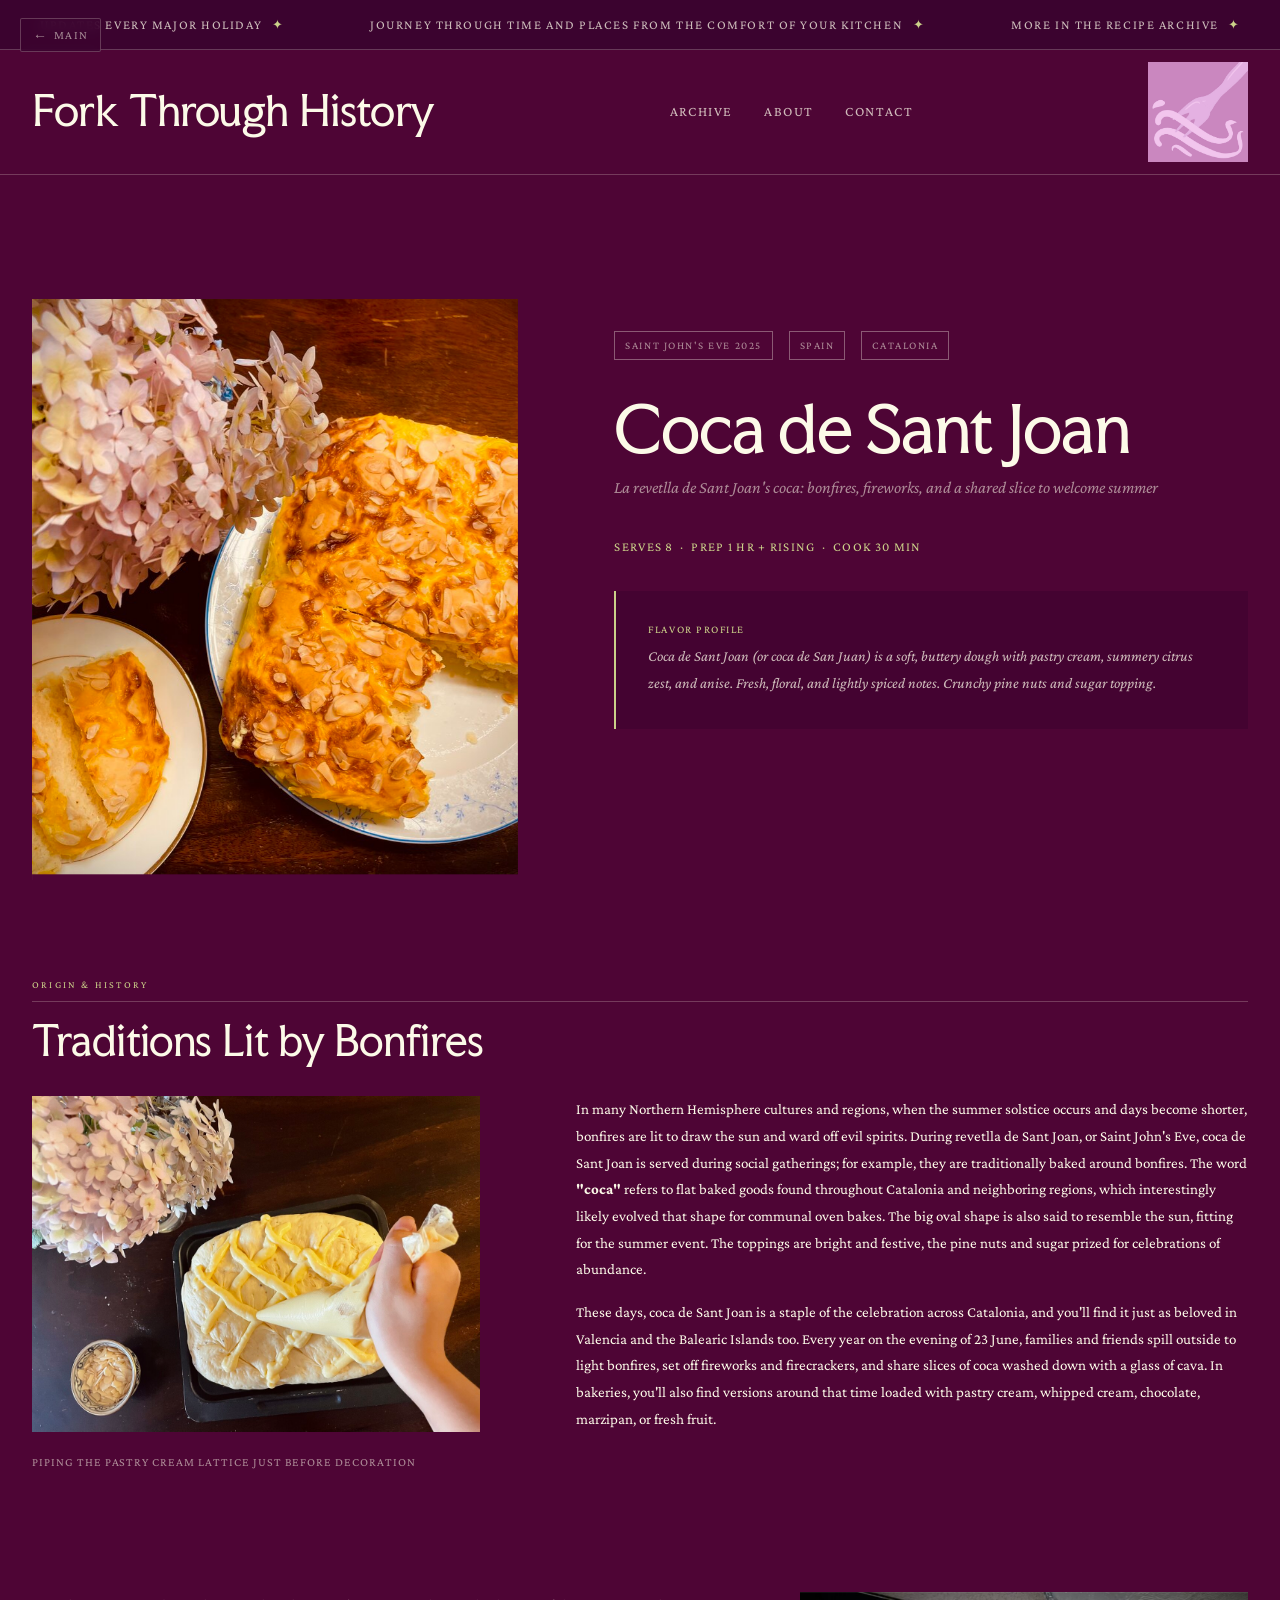
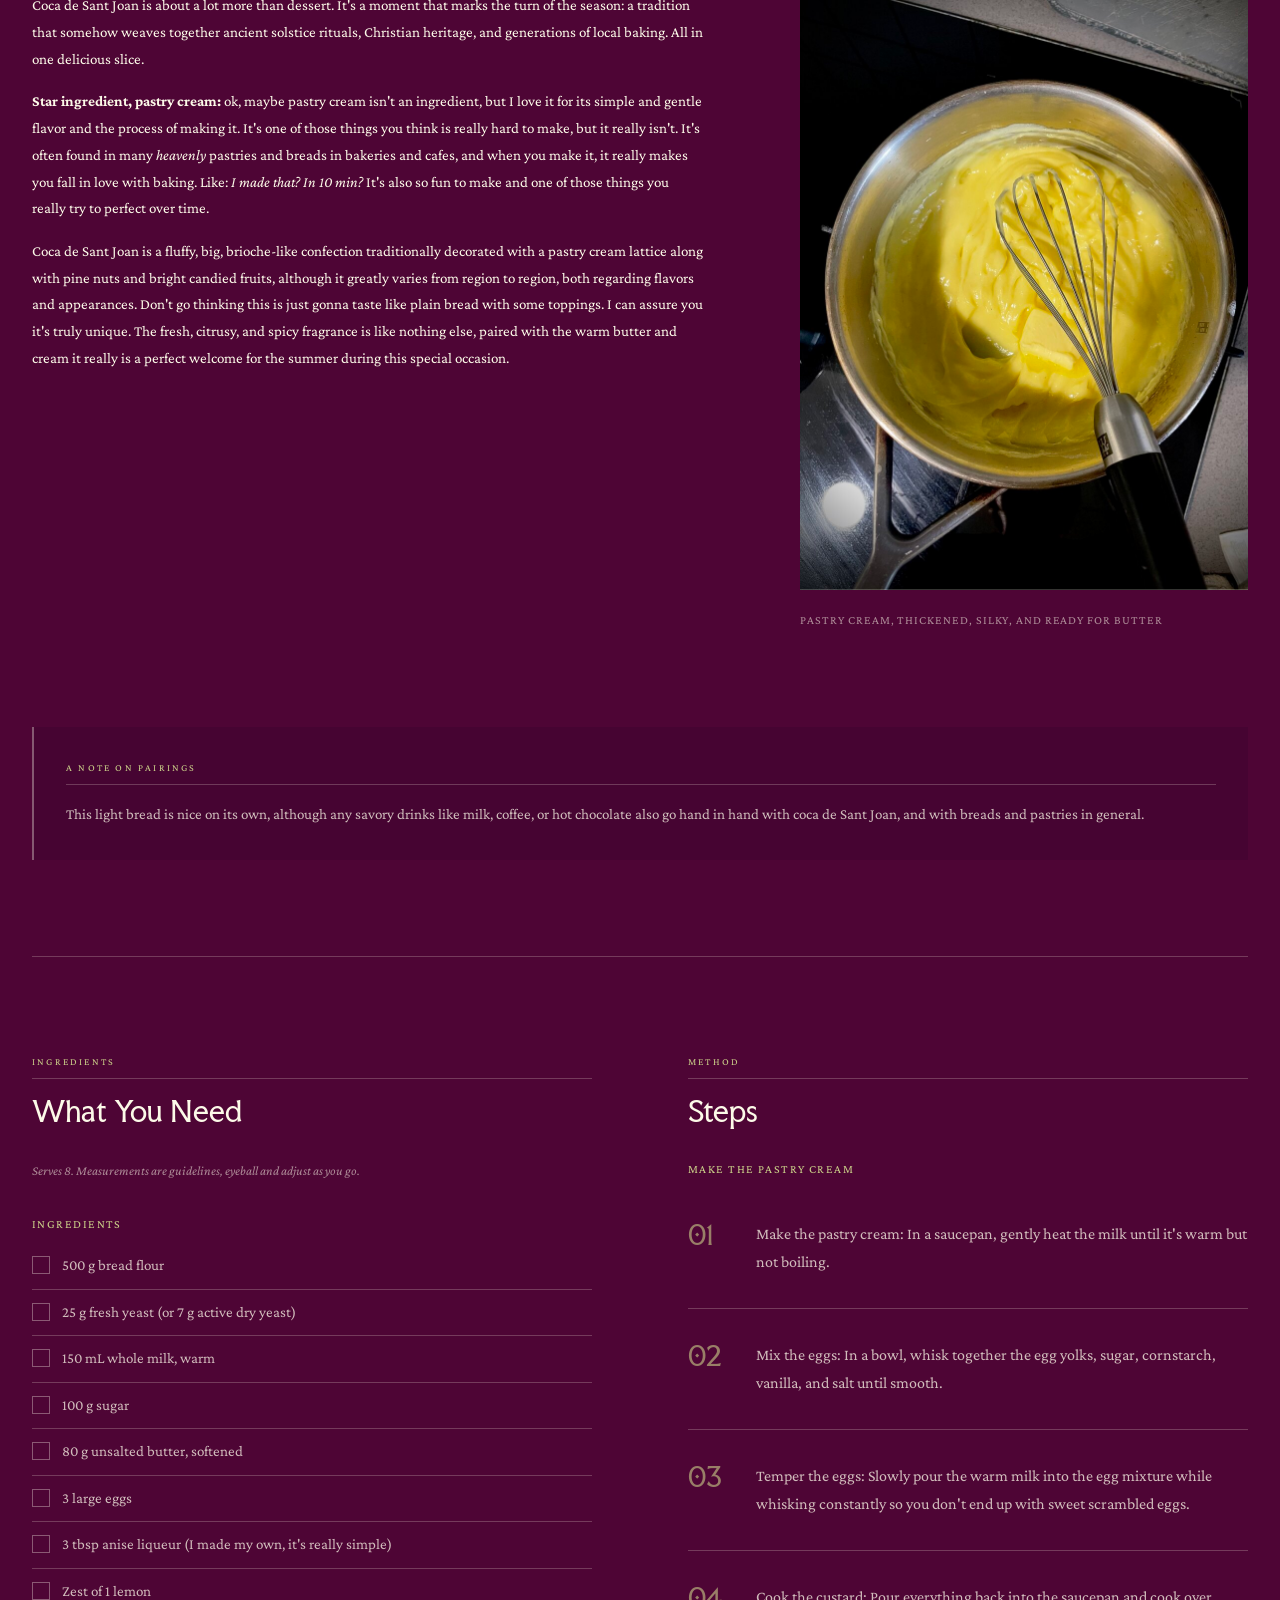
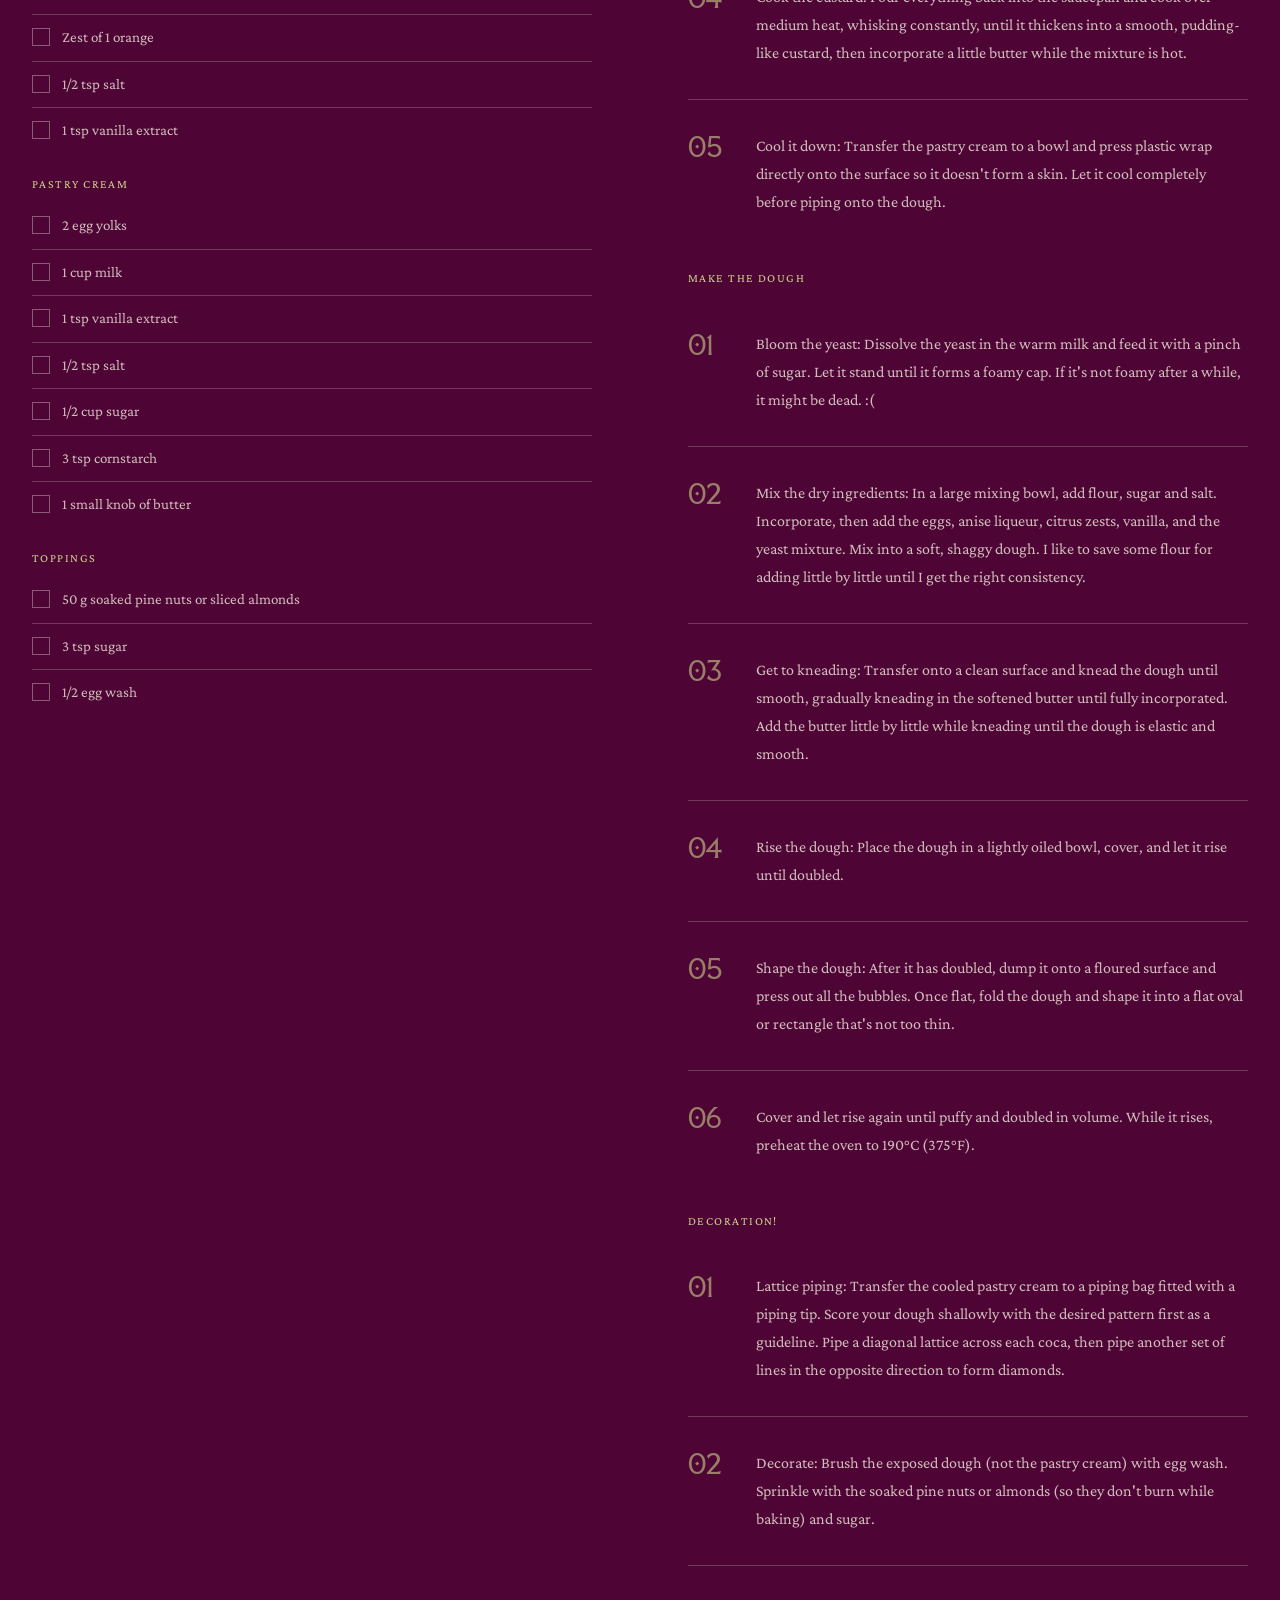
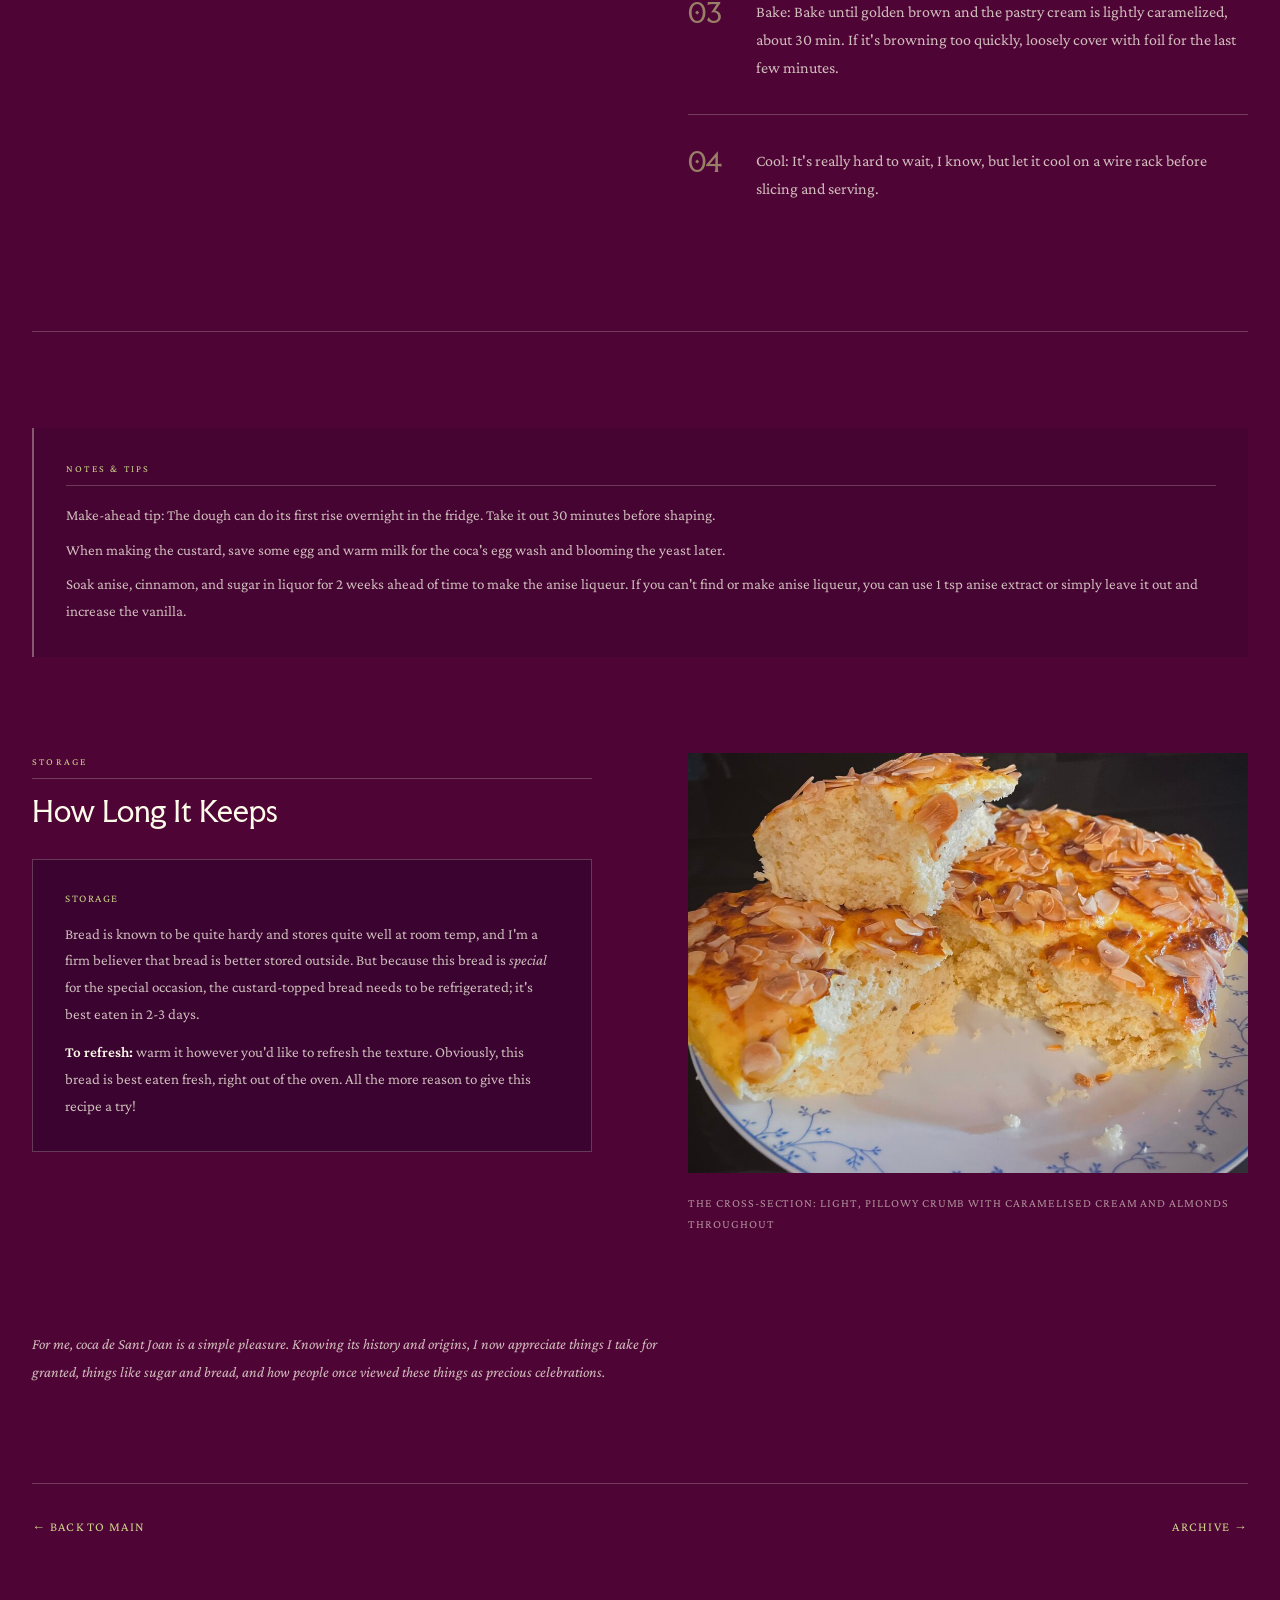
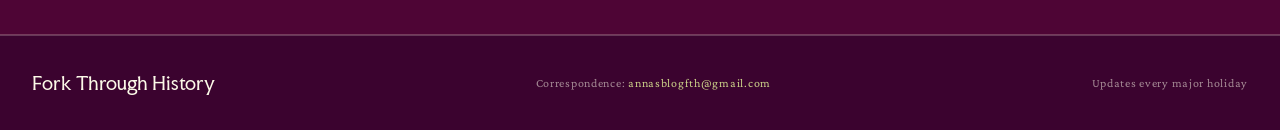
<file: pages/recipe-coca.html>
<!DOCTYPE html>
<html lang="en">
<head>
  <meta charset="UTF-8">
  <meta name="viewport" content="width=device-width, initial-scale=1.0">
  <title>Coca de Sant Joan | Fork Through History</title>
  <meta name="description" content="Coca de Sant Joan, the brioche-like summer bread of Saint John's Eve: its history, its people, its pastry cream lattice, and the recipe.">
  <link rel="icon" type="image/jpeg" href="../images/logo.jpg">
  <link rel="stylesheet" href="../css/style.css">
  <style>
    .recipe-history-img {
      width: 100%;
      aspect-ratio: 3/2;
      overflow: hidden;
      margin-bottom: 16px;
    }
    .recipe-history-img .img-placeholder {
      min-height: 260px;
    }
    .history-block {
      margin-bottom: var(--space-xl);
    }
    .history-block p + p {
      margin-top: 16px;
    }
    .recipe-photo-img {
      width: 100%;
      height: 100%;
      object-fit: cover;
      display: block;
    }
  </style>
</head>
<body>

<div id="page-transition" class="page-transition-overlay"></div>

<!-- Back to Main -->
<a href="../index.html" class="back-to-main" data-nav>
  <span class="arrow">←</span> Main
</a>

<!-- Ticker Strip -->
<div class="ticker-wrap">
  <div class="ticker-inner">
    <span class="ticker-item">Updates every major holiday <span class="dot">✦</span></span>
    <span class="ticker-item">Journey through time and places from the comfort of your kitchen <span class="dot">✦</span></span>
    <span class="ticker-item">More in the Recipe Archive <span class="dot">✦</span></span>
    <span class="ticker-item">Updates every major holiday <span class="dot">✦</span></span>
    <span class="ticker-item">Journey through time and places from the comfort of your kitchen <span class="dot">✦</span></span>
    <span class="ticker-item">More in the Recipe Archive <span class="dot">✦</span></span>
  </div>
</div>

<!-- Site Header -->
<header class="site-header">
  <div class="site-title">
    <a href="../index.html" data-nav>Fork Through History</a>
  </div>
  <nav class="site-nav">
    <a href="archive.html" data-nav>Archive</a>
    <a href="../index.html#about">About</a>
    <a href="mailto:annasblogfth@gmail.com">Contact</a>
  </nav>
  <img src="../images/logo.jpg" alt="Fork Through History Logo" class="site-logo" onerror="this.style.display='none'">
</header>

<hr class="divider">

<!-- Recipe Hero: 40% image / 60% text -->
<div class="recipe-page">
  <div class="recipe-hero">

    <!-- Image Column (40%) -->
    <div class="rh-img-col parallax-wrap">
      <div class="postage-stamp" style="height: 100%;">
        <div class="stamp-img-wrap" style="height: 100%;">
          <img src="../images/coca-hero.jpg" alt="Coca de Sant Joan with caramelised pastry cream and toasted almonds beside summer flowers" class="recipe-photo-img parallax-img" style="min-height: 540px;">
        </div>
      </div>
      <p class="caption" style="margin-top: 10px; padding-left: 2px;">Coca de Sant Joan · Serves 8</p>
    </div>

    <!-- Text Column (60%) -->
    <div class="rh-text-col">
      <div class="recipe-meta-row">
        <span class="recipe-tag">Saint John's Eve 2025</span>
        <span class="recipe-tag">Spain</span>
        <span class="recipe-tag">Catalonia</span>
      </div>

      <h1 class="recipe-title-main">Coca de Sant Joan</h1>
      <p class="recipe-subtitle">La revetlla de Sant Joan's coca: bonfires, fireworks, and a shared slice to welcome summer</p>
      <p class="recipe-serving">Serves 8 &nbsp;·&nbsp; Prep 1 hr + rising &nbsp;·&nbsp; Cook 30 min</p>

      <!-- Flavor Box -->
      <div class="recipe-flavor-desc">
        <h4>Flavor Profile</h4>
        <p>
          Coca de Sant Joan (or coca de San Juan) is a soft, buttery dough with pastry cream, summery citrus zest, and anise. Fresh, floral, and lightly spiced notes. Crunchy pine nuts and sugar topping.
        </p>
      </div>
    </div>

  </div><!-- /recipe-hero -->

  <!-- =============================
       RECIPE BODY
  ============================== -->
  <div style="max-width: var(--grid-max); margin: 0 auto; padding: var(--space-xl) var(--gutter);">

    <!-- History Section: Full Width -->
    <div style="margin-bottom: var(--space-xl);">
      <span class="recipe-section-label">Origin &amp; History</span>
      <h2 style="margin-bottom: var(--space-md);">Traditions Lit by Bonfires</h2>

      <div style="display: grid; grid-template-columns: 40fr 60fr; gap: var(--space-xl); align-items: start;">

        <!-- History Photo -->
        <div>
          <div class="postage-stamp">
            <div class="stamp-img-wrap">
              <img src="../images/coca-piping.jpg" alt="Piping pastry cream lattice onto the proofed coca dough beside a bowl of sliced almonds and hydrangeas" class="recipe-photo-img" style="min-height: 300px; aspect-ratio: 4/3;">
            </div>
          </div>
          <p class="caption" style="margin-top: 10px;">Piping the pastry cream lattice just before decoration</p>
        </div>

        <!-- History Text -->
        <div class="history-block">
          <p>
            In many Northern Hemisphere cultures and regions, when the summer solstice occurs and days become shorter, bonfires are lit to draw the sun and ward off evil spirits. During revetlla de Sant Joan, or Saint John's Eve, coca de Sant Joan is served during social gatherings; for example, they are traditionally baked around bonfires. The word <strong style="font-style: normal; color: var(--text);">"coca"</strong> refers to flat baked goods found throughout Catalonia and neighboring regions, which interestingly likely evolved that shape for communal oven bakes. The big oval shape is also said to resemble the sun, fitting for the summer event. The toppings are bright and festive, the pine nuts and sugar prized for celebrations of abundance.
          </p>
          <p>
            These days, coca de Sant Joan is a staple of the celebration across Catalonia, and you'll find it just as beloved in Valencia and the Balearic Islands too. Every year on the evening of 23 June, families and friends spill outside to light bonfires, set off fireworks and firecrackers, and share slices of coca washed down with a glass of cava. In bakeries, you'll also find versions around that time loaded with pastry cream, whipped cream, chocolate, marzipan, or fresh fruit.
          </p>
        </div>
      </div>

      <!-- Second history row -->
      <div style="margin-top: var(--space-lg);">
        <div style="display: grid; grid-template-columns: 60fr 40fr; gap: var(--space-xl); align-items: start;">
          <div class="history-block">
            <p>
              Coca de Sant Joan is about a lot more than dessert. It's a moment that marks the turn of the season: a tradition that somehow weaves together ancient solstice rituals, Christian heritage, and generations of local baking. All in one delicious slice.
            </p>
            <p>
              <strong style="font-style: normal; color: var(--text);">Star ingredient, pastry cream:</strong> ok, maybe pastry cream isn't an ingredient, but I love it for its simple and gentle flavor and the process of making it. It's one of those things you think is really hard to make, but it really isn't. It's often found in many <em>heavenly</em> pastries and breads in bakeries and cafes, and when you make it, it really makes you fall in love with baking. Like: <em>I made that? In 10 min?</em> It's also so fun to make and one of those things you really try to perfect over time.
            </p>
            <p>
              Coca de Sant Joan is a fluffy, big, brioche-like confection traditionally decorated with a pastry cream lattice along with pine nuts and bright candied fruits, although it greatly varies from region to region, both regarding flavors and appearances. Don't go thinking this is just gonna taste like plain bread with some toppings. I can assure you it's truly unique. The fresh, citrusy, and spicy fragrance is like nothing else, paired with the warm butter and cream it really is a perfect welcome for the summer during this special occasion.
            </p>
          </div>

          <!-- Second history photo -->
          <div>
            <div class="postage-stamp">
              <div class="stamp-img-wrap">
                <img src="../images/coca-custard.jpg" alt="Silky pastry cream being whisked in a saucepan on the stovetop with a knob of butter melting in" class="recipe-photo-img" style="min-height: 260px; aspect-ratio: 3/4;">
              </div>
            </div>
            <p class="caption" style="margin-top: 10px;">Pastry cream, thickened, silky, and ready for butter</p>
          </div>
        </div>
      </div>

      <!-- Versions & Interpretations -->
      <div style="margin-top: var(--space-xl); padding: var(--space-md); background: rgba(59, 3, 47, 0.4); border-left: 2px solid var(--stamp-color-solid);">
        <span class="recipe-section-label" style="display: block; margin-bottom: var(--space-sm);">A Note on Pairings</span>
        <p style="color: var(--text-dim);">
          This light bread is nice on its own, although any savory drinks like milk, coffee, or hot chocolate also go hand in hand with coca de Sant Joan, and with breads and pastries in general.
        </p>
      </div>
    </div><!-- /history section -->

    <hr class="divider" style="margin-bottom: var(--space-xl);">

    <!-- Recipe Section: Ingredients + Steps side by side -->
    <div style="display: grid; grid-template-columns: 1fr 1fr; gap: var(--space-xl); margin-bottom: var(--space-xl);">

      <!-- Ingredients -->
      <div>
        <span class="recipe-section-label">Ingredients</span>
        <h3 style="margin-bottom: var(--space-md);">What You Need</h3>

        <p style="color: var(--text-muted); font-size: 13px; font-style: italic; margin-bottom: var(--space-md);">
          Serves 8. Measurements are guidelines, eyeball and adjust as you go.
        </p>

        <!-- Dough -->
        <p style="font-size: 12px; letter-spacing: 0.12em; text-transform: uppercase; color: var(--accent); margin-bottom: 8px;">Ingredients</p>
        <ul class="ingredients-list">
          <li><input type="checkbox" class="ingredient-check"> <span>500 g bread flour</span></li>
          <li><input type="checkbox" class="ingredient-check"> <span>25 g fresh yeast (or 7 g active dry yeast)</span></li>
          <li><input type="checkbox" class="ingredient-check"> <span>150 mL whole milk, warm</span></li>
          <li><input type="checkbox" class="ingredient-check"> <span>100 g sugar</span></li>
          <li><input type="checkbox" class="ingredient-check"> <span>80 g unsalted butter, softened</span></li>
          <li><input type="checkbox" class="ingredient-check"> <span>3 large eggs</span></li>
          <li><input type="checkbox" class="ingredient-check"> <span>3 tbsp anise liqueur (I made my own, it's really simple)</span></li>
          <li><input type="checkbox" class="ingredient-check"> <span>Zest of 1 lemon</span></li>
          <li><input type="checkbox" class="ingredient-check"> <span>Zest of 1 orange</span></li>
          <li><input type="checkbox" class="ingredient-check"> <span>1/2 tsp salt</span></li>
          <li><input type="checkbox" class="ingredient-check"> <span>1 tsp vanilla extract</span></li>
        </ul>

        <!-- Pastry Cream -->
        <p style="font-size: 12px; letter-spacing: 0.12em; text-transform: uppercase; color: var(--accent); margin: 20px 0 8px;">Pastry Cream</p>
        <ul class="ingredients-list">
          <li><input type="checkbox" class="ingredient-check"> <span>2 egg yolks</span></li>
          <li><input type="checkbox" class="ingredient-check"> <span>1 cup milk</span></li>
          <li><input type="checkbox" class="ingredient-check"> <span>1 tsp vanilla extract</span></li>
          <li><input type="checkbox" class="ingredient-check"> <span>1/2 tsp salt</span></li>
          <li><input type="checkbox" class="ingredient-check"> <span>1/2 cup sugar</span></li>
          <li><input type="checkbox" class="ingredient-check"> <span>3 tsp cornstarch</span></li>
          <li><input type="checkbox" class="ingredient-check"> <span>1 small knob of butter</span></li>
        </ul>

        <!-- Toppings -->
        <p style="font-size: 12px; letter-spacing: 0.12em; text-transform: uppercase; color: var(--accent); margin: 20px 0 8px;">Toppings</p>
        <ul class="ingredients-list">
          <li><input type="checkbox" class="ingredient-check"> <span>50 g soaked pine nuts or sliced almonds</span></li>
          <li><input type="checkbox" class="ingredient-check"> <span>3 tsp sugar</span></li>
          <li><input type="checkbox" class="ingredient-check"> <span>1/2 egg wash</span></li>
        </ul>
      </div>

      <!-- Steps -->
      <div>
        <span class="recipe-section-label">Method</span>
        <h3 style="margin-bottom: var(--space-md);">Steps</h3>

        <p style="font-size: 12px; letter-spacing: 0.12em; text-transform: uppercase; color: var(--accent); margin-bottom: 8px;">Make the Pastry Cream</p>
        <ol class="steps-list">
          <li><span>Make the pastry cream: In a saucepan, gently heat the milk until it's warm but not boiling.</span></li>
          <li><span>Mix the eggs: In a bowl, whisk together the egg yolks, sugar, cornstarch, vanilla, and salt until smooth.</span></li>
          <li><span>Temper the eggs: Slowly pour the warm milk into the egg mixture while whisking constantly so you don't end up with sweet scrambled eggs.</span></li>
          <li><span>Cook the custard: Pour everything back into the saucepan and cook over medium heat, whisking constantly, until it thickens into a smooth, pudding-like custard, then incorporate a little butter while the mixture is hot.</span></li>
          <li><span>Cool it down: Transfer the pastry cream to a bowl and press plastic wrap directly onto the surface so it doesn't form a skin. Let it cool completely before piping onto the dough.</span></li>
        </ol>

        <p style="font-size: 12px; letter-spacing: 0.12em; text-transform: uppercase; color: var(--accent); margin: 20px 0 8px;">Make the Dough</p>
        <ol class="steps-list" start="6">
          <li><span>Bloom the yeast: Dissolve the yeast in the warm milk and feed it with a pinch of sugar. Let it stand until it forms a foamy cap. If it's not foamy after a while, it might be dead. :(</span></li>
          <li><span>Mix the dry ingredients: In a large mixing bowl, add flour, sugar and salt. Incorporate, then add the eggs, anise liqueur, citrus zests, vanilla, and the yeast mixture. Mix into a soft, shaggy dough. I like to save some flour for adding little by little until I get the right consistency.</span></li>
          <li><span>Get to kneading: Transfer onto a clean surface and knead the dough until smooth, gradually kneading in the softened butter until fully incorporated. Add the butter little by little while kneading until the dough is elastic and smooth.</span></li>
          <li><span>Rise the dough: Place the dough in a lightly oiled bowl, cover, and let it rise until doubled.</span></li>
          <li><span>Shape the dough: After it has doubled, dump it onto a floured surface and press out all the bubbles. Once flat, fold the dough and shape it into a flat oval or rectangle that's not too thin.</span></li>
          <li><span>Cover and let rise again until puffy and doubled in volume. While it rises, preheat the oven to 190°C (375°F).</span></li>
        </ol>

        <p style="font-size: 12px; letter-spacing: 0.12em; text-transform: uppercase; color: var(--accent); margin: 20px 0 8px;">Decoration!</p>
        <ol class="steps-list" start="12">
          <li><span>Lattice piping: Transfer the cooled pastry cream to a piping bag fitted with a piping tip. Score your dough shallowly with the desired pattern first as a guideline. Pipe a diagonal lattice across each coca, then pipe another set of lines in the opposite direction to form diamonds.</span></li>
          <li><span>Decorate: Brush the exposed dough (not the pastry cream) with egg wash. Sprinkle with the soaked pine nuts or almonds (so they don't burn while baking) and sugar.</span></li>
          <li><span>Bake: Bake until golden brown and the pastry cream is lightly caramelized, about 30 min. If it's browning too quickly, loosely cover with foil for the last few minutes.</span></li>
          <li><span>Cool: It's really hard to wait, I know, but let it cool on a wire rack before slicing and serving.</span></li>
        </ol>
      </div>

    </div><!-- /recipe grid -->

    <hr class="divider" style="margin-bottom: var(--space-xl);">

    <!-- Notes -->
    <div style="margin-bottom: var(--space-xl); padding: var(--space-md); background: rgba(59, 3, 47, 0.4); border-left: 2px solid var(--stamp-color-solid);">
      <span class="recipe-section-label" style="display: block; margin-bottom: var(--space-sm);">Notes &amp; Tips</span>
      <p style="color: var(--text-dim);">
        Make-ahead tip: The dough can do its first rise overnight in the fridge. Take it out 30 minutes before shaping.
      </p>
      <p style="color: var(--text-dim); margin-top: 8px;">
        When making the custard, save some egg and warm milk for the coca's egg wash and blooming the yeast later.
      </p>
      <p style="color: var(--text-dim); margin-top: 8px;">
        Soak anise, cinnamon, and sugar in liquor for 2 weeks ahead of time to make the anise liqueur. If you can't find or make anise liqueur, you can use 1 tsp anise extract or simply leave it out and increase the vanilla.
      </p>
    </div>

    <!-- Storage + Bottom Photo -->
    <div style="display: grid; grid-template-columns: 1fr 1fr; gap: var(--space-xl); align-items: start; margin-bottom: var(--space-xl);">

      <div>
        <span class="recipe-section-label">Storage</span>
        <h3 style="margin-bottom: var(--space-md);">How Long It Keeps</h3>
        <div class="storage-box">
          <h4>Storage</h4>
          <p>Bread is known to be quite hardy and stores quite well at room temp, and I'm a firm believer that bread is better stored outside. But because this bread is <em>special</em> for the special occasion, the custard-topped bread needs to be refrigerated; it's best eaten in 2-3 days.</p>
          <p style="margin-top: 12px;"><strong style="color: var(--text); font-weight: 600;">To refresh:</strong> warm it however you'd like to refresh the texture. Obviously, this bread is best eaten fresh, right out of the oven. All the more reason to give this recipe a try!</p>
        </div>
      </div>

      <div>
        <div class="postage-stamp">
          <div class="stamp-img-wrap">
            <img src="../images/coca-sliced.jpg" alt="A slice of coca de Sant Joan on a blue-rimmed plate showing the light, fluffy crumb and caramelised top" class="recipe-photo-img" style="min-height: 300px; aspect-ratio: 4/3;">
          </div>
        </div>
        <p class="caption" style="margin-top: 10px;">The cross-section: light, pillowy crumb with caramelised cream and almonds throughout</p>
      </div>

    </div>

    <!-- Final word -->
    <div style="margin-bottom: var(--space-xl);">
      <p style="font-style: italic; font-size: clamp(15px, 1.1vw, 17px); line-height: 1.85; color: var(--text-dim); max-width: 660px;">
        For me, coca de Sant Joan is a simple pleasure. Knowing its history and origins, I now appreciate things I take for granted, things like sugar and bread, and how people once viewed these things as precious celebrations.
      </p>
    </div>

    <!-- Bottom nav -->
    <div style="display: flex; justify-content: space-between; align-items: center; padding-top: var(--space-md); border-top: 1px solid var(--stamp-color);">
      <a href="../index.html" class="glow-link" style="font-size: 13px; letter-spacing: 0.1em; text-transform: uppercase;" data-nav>← Back to Main</a>
      <a href="archive.html" class="glow-link" style="font-size: 13px; letter-spacing: 0.1em; text-transform: uppercase;" data-nav>Archive →</a>
    </div>

  </div><!-- /recipe body container -->
</div><!-- /recipe-page -->

<hr class="divider">

<!-- Footer -->
<footer class="site-footer">
  <div class="footer-inner">
    <span class="footer-brand">Fork Through History</span>
    <span class="footer-note">Correspondence: <a href="mailto:annasblogfth@gmail.com">annasblogfth@gmail.com</a></span>
    <span class="footer-note">Updates every major holiday</span>
  </div>
</footer>

<script src="../js/main.js"></script>
</body>
</html>
</file>
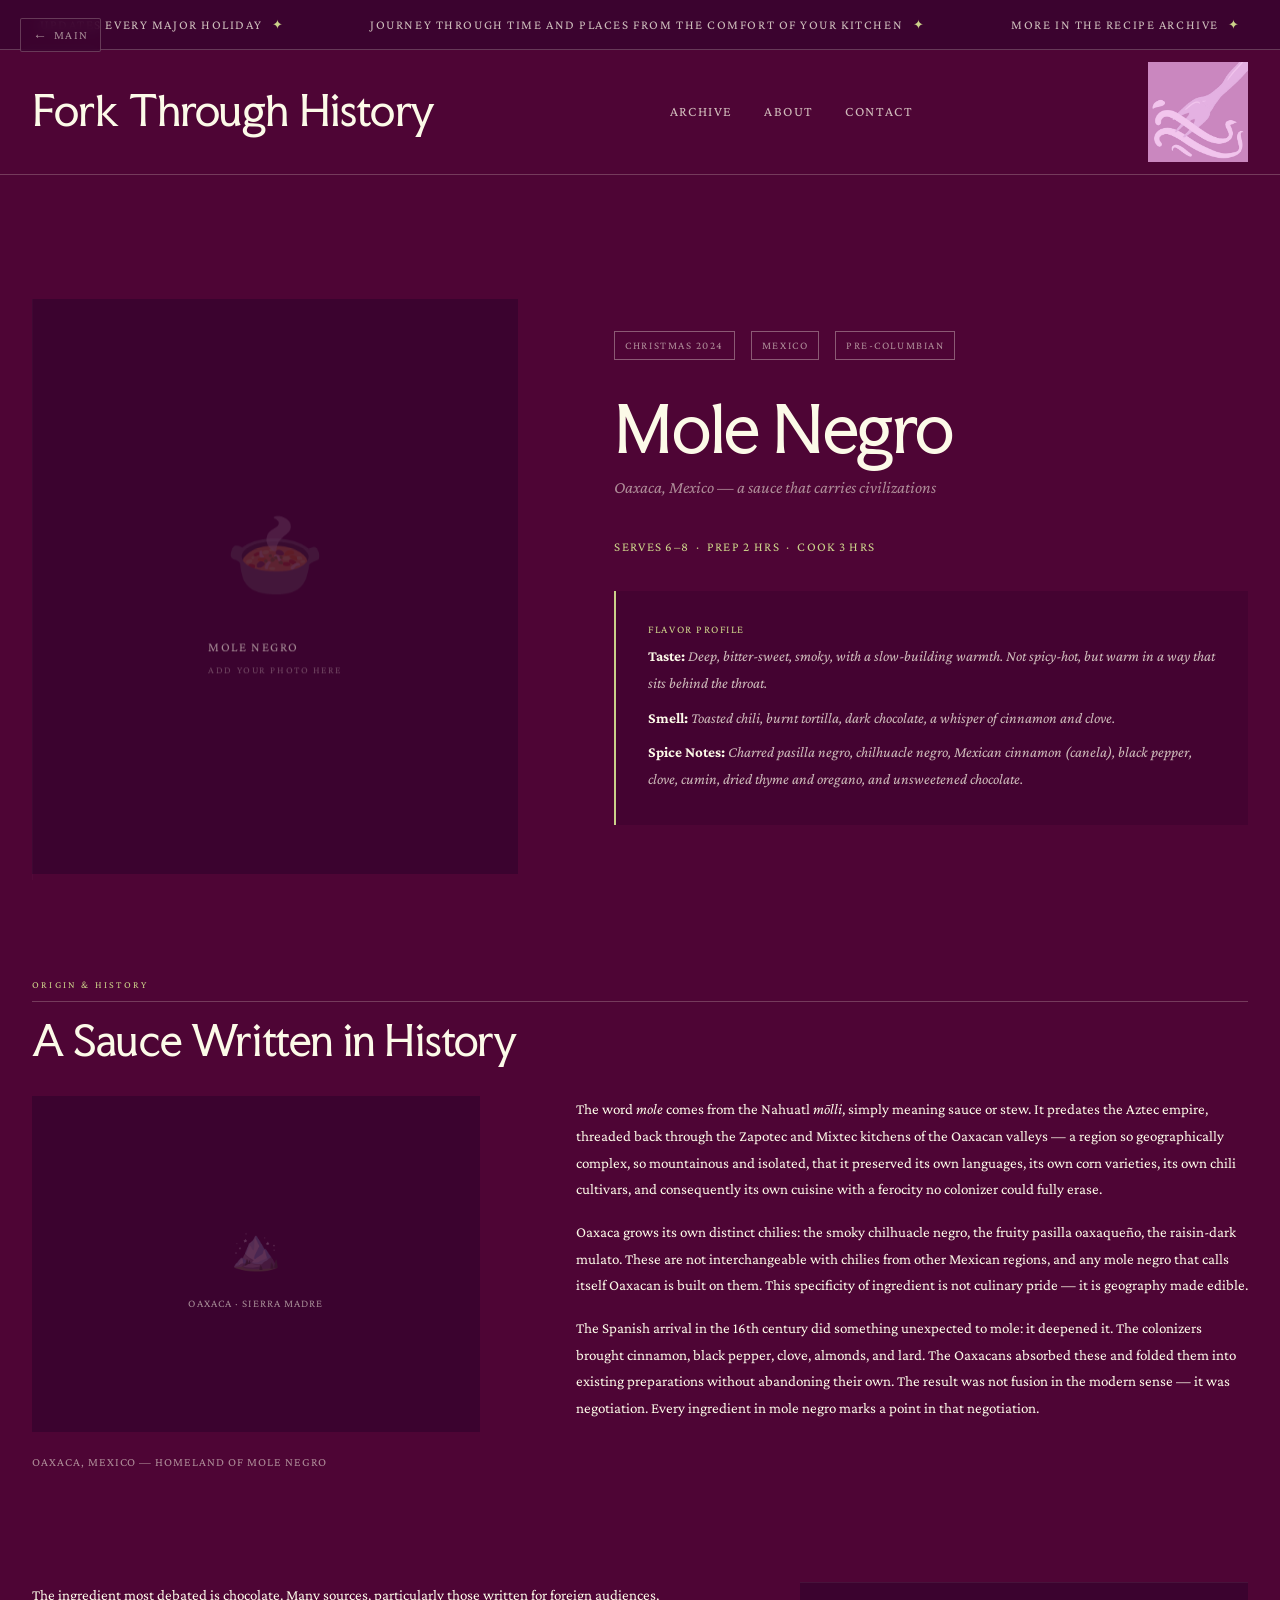
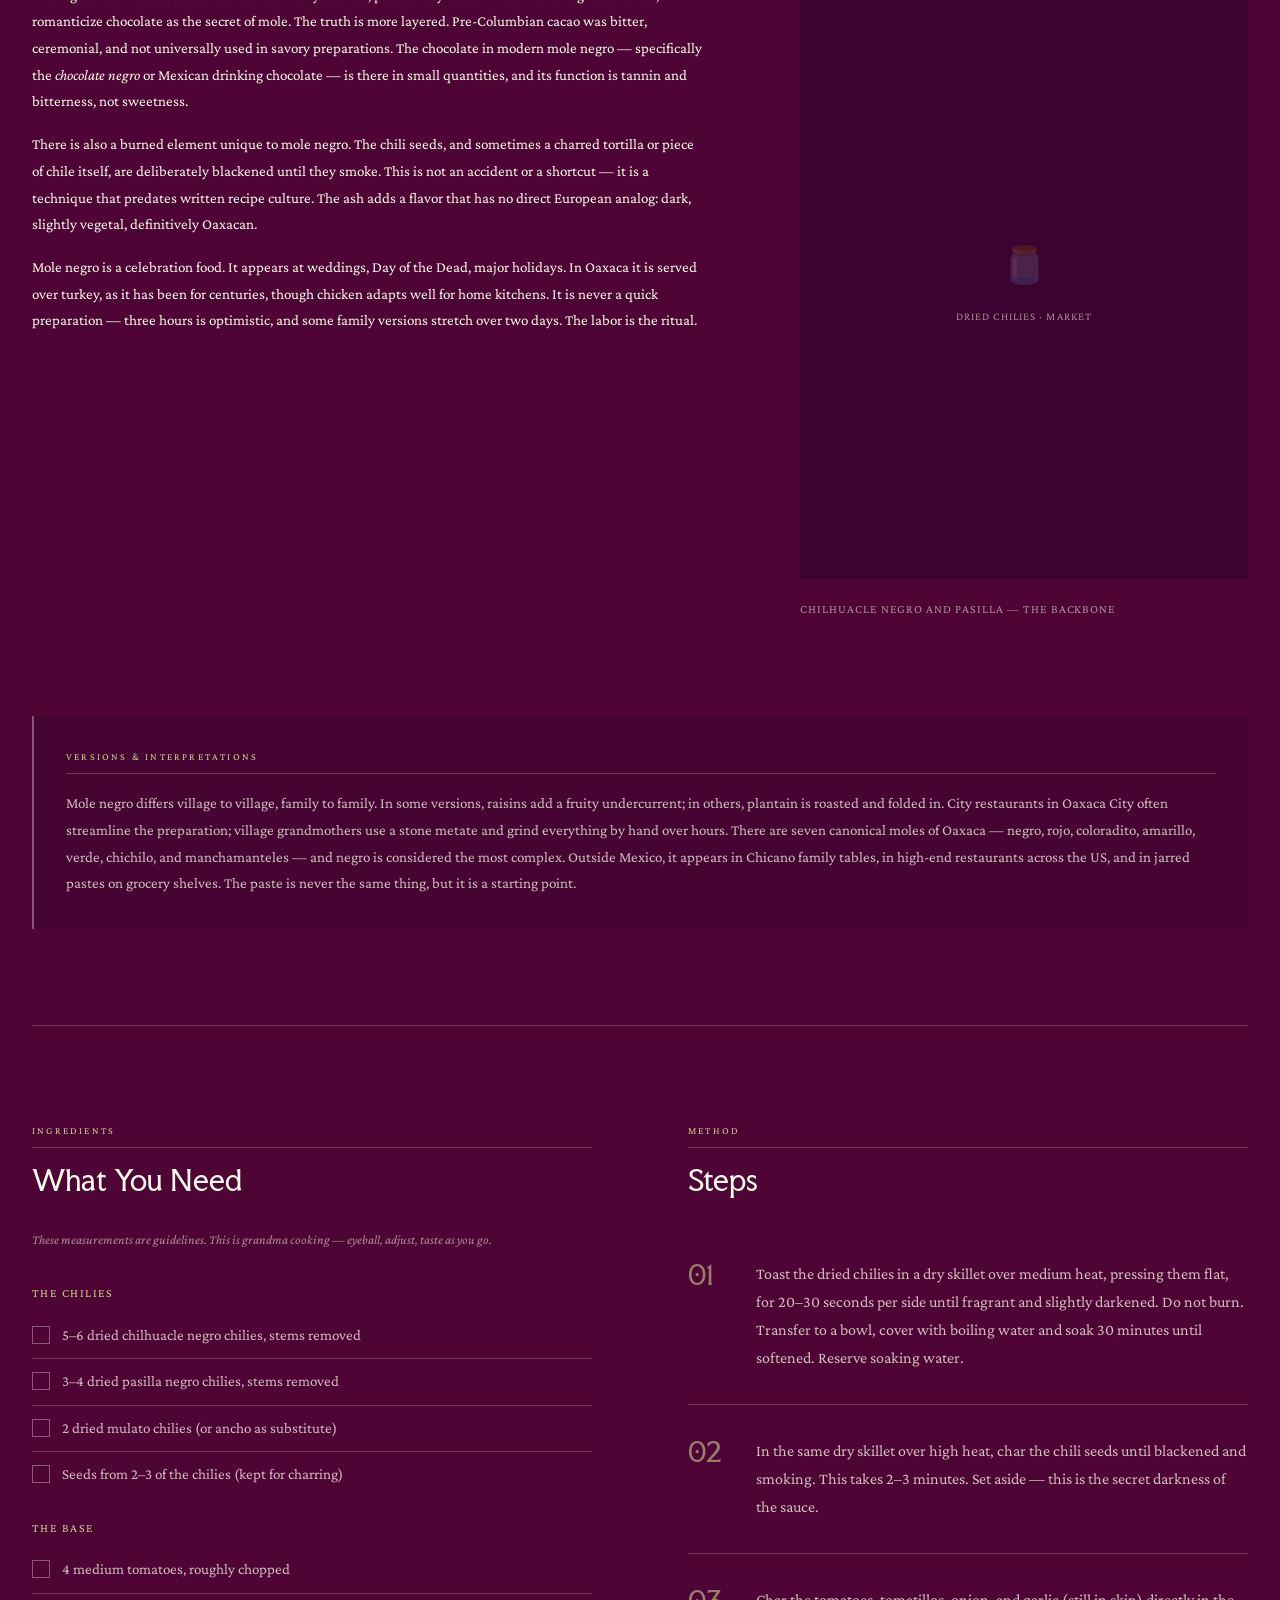
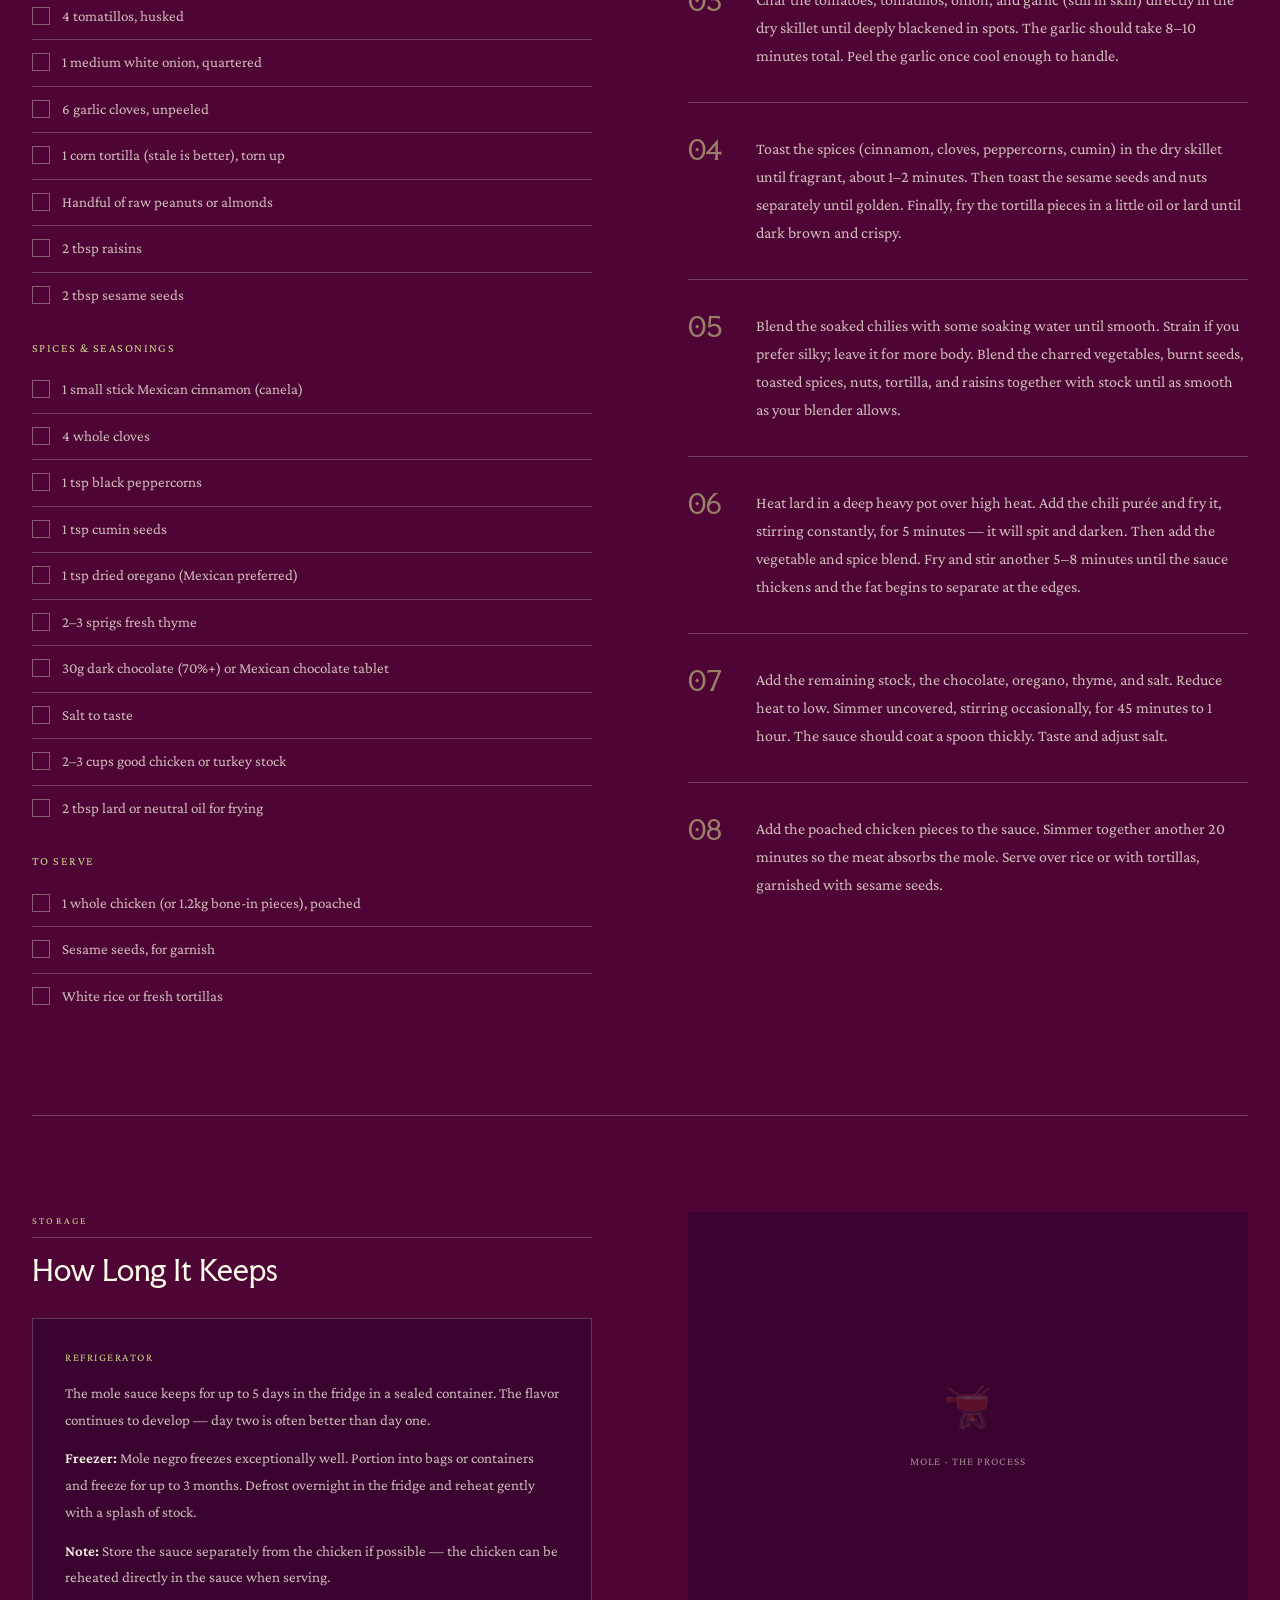
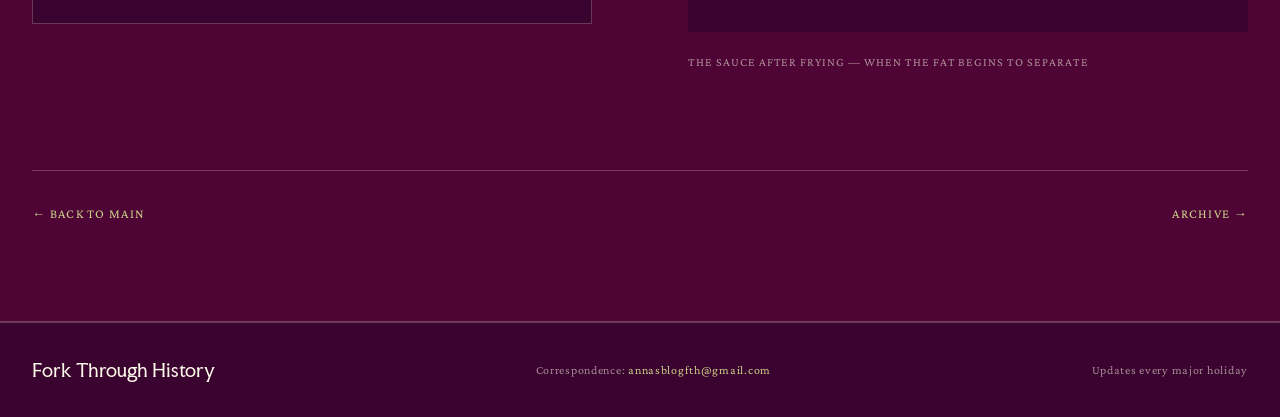
<file: pages/recipe-mole.html>
<!DOCTYPE html>
<html lang="en">
<head>
  <meta charset="UTF-8">
  <meta name="viewport" content="width=device-width, initial-scale=1.0">
  <title>Mole Negro — Fork Through History</title>
  <meta name="description" content="The deep, ancient mole negro of Oaxaca — its history, its people, its chilies, and the recipe.">
  <link rel="icon" type="image/jpeg" href="../images/logo.jpg">
  <link rel="stylesheet" href="../css/style.css">
  <style>
    .recipe-history-img {
      width: 100%;
      aspect-ratio: 3/2;
      overflow: hidden;
      margin-bottom: 16px;
    }
    .recipe-history-img .img-placeholder {
      min-height: 260px;
    }
    .history-block {
      margin-bottom: var(--space-xl);
    }
    .history-block p + p {
      margin-top: 16px;
    }
  </style>
</head>
<body>

<div id="page-transition" class="page-transition-overlay"></div>

<!-- Back to Main -->
<a href="../index.html" class="back-to-main" data-nav>
  <span class="arrow">←</span> Main
</a>

<!-- Ticker Strip -->
<div class="ticker-wrap">
  <div class="ticker-inner">
    <span class="ticker-item">Updates every major holiday <span class="dot">✦</span></span>
    <span class="ticker-item">Journey through time and places from the comfort of your kitchen <span class="dot">✦</span></span>
    <span class="ticker-item">More in the Recipe Archive <span class="dot">✦</span></span>
    <span class="ticker-item">Updates every major holiday <span class="dot">✦</span></span>
    <span class="ticker-item">Journey through time and places from the comfort of your kitchen <span class="dot">✦</span></span>
    <span class="ticker-item">More in the Recipe Archive <span class="dot">✦</span></span>
  </div>
</div>

<!-- Site Header -->
<header class="site-header">
  <div class="site-title">
    <a href="../index.html" data-nav>Fork Through History</a>
  </div>
  <nav class="site-nav">
    <a href="archive.html" data-nav>Archive</a>
    <a href="../index.html#about">About</a>
    <a href="mailto:annasblogfth@gmail.com">Contact</a>
  </nav>
  <img src="../images/logo.jpg" alt="Fork Through History Logo" class="site-logo" onerror="this.style.display='none'">
</header>

<hr class="divider">

<!-- Recipe Hero: 40% image / 60% text -->
<div class="recipe-page">
  <div class="recipe-hero">

    <!-- Image Column (40%) -->
    <div class="rh-img-col parallax-wrap">
      <div class="postage-stamp" style="height: 100%;">
        <div class="stamp-img-wrap" style="height: 100%;">
          <div class="img-placeholder parallax-img" style="min-height: 540px; flex-direction: column; gap: 12px;">
            <span style="font-size: 80px; opacity: 0.18;">🍲</span>
            <span class="ph-label" style="font-size: 13px; letter-spacing: 0.12em; text-transform: uppercase; color: var(--text-muted);">
              Mole Negro<br>
              <span style="opacity: 0.5; font-size: 10px;">Add your photo here</span>
            </span>
          </div>
        </div>
      </div>
      <p class="caption" style="margin-top: 10px; padding-left: 2px;">Finished dish · Serves 6–8</p>
    </div>

    <!-- Text Column (60%) -->
    <div class="rh-text-col">
      <div class="recipe-meta-row">
        <span class="recipe-tag">Christmas 2024</span>
        <span class="recipe-tag">Mexico</span>
        <span class="recipe-tag">Pre-Columbian</span>
      </div>

      <h1 class="recipe-title-main">Mole Negro</h1>
      <p class="recipe-subtitle">Oaxaca, Mexico — a sauce that carries civilizations</p>
      <p class="recipe-serving">Serves 6–8 &nbsp;·&nbsp; Prep 2 hrs &nbsp;·&nbsp; Cook 3 hrs</p>

      <!-- Flavor Box -->
      <div class="recipe-flavor-desc">
        <h4>Flavor Profile</h4>
        <p>
          <strong style="font-style: normal; color: var(--text);">Taste:</strong> Deep, bitter-sweet, smoky, with a slow-building warmth. Not spicy-hot, but warm in a way that sits behind the throat.
        </p>
        <p style="margin-top: 8px;">
          <strong style="font-style: normal; color: var(--text);">Smell:</strong> Toasted chili, burnt tortilla, dark chocolate, a whisper of cinnamon and clove.
        </p>
        <p style="margin-top: 8px;">
          <strong style="font-style: normal; color: var(--text);">Spice Notes:</strong> Charred pasilla negro, chilhuacle negro, Mexican cinnamon (canela), black pepper, clove, cumin, dried thyme and oregano, and unsweetened chocolate.
        </p>
      </div>
    </div>

  </div><!-- /recipe-hero -->

  <!-- =============================
       RECIPE BODY
  ============================== -->
  <div style="max-width: var(--grid-max); margin: 0 auto; padding: var(--space-xl) var(--gutter);">

    <!-- History Section: Full Width -->
    <div style="margin-bottom: var(--space-xl);">
      <span class="recipe-section-label">Origin &amp; History</span>
      <h2 style="margin-bottom: var(--space-md);">A Sauce Written in History</h2>

      <div style="display: grid; grid-template-columns: 40fr 60fr; gap: var(--space-xl); align-items: start;">

        <!-- History Photo -->
        <div>
          <div class="postage-stamp">
            <div class="stamp-img-wrap">
              <div class="img-placeholder" style="min-height: 300px; aspect-ratio: 4/3;">
                <span style="font-size: 40px; opacity: 0.18;">🏔️</span>
                <span class="ph-label">Oaxaca · Sierra Madre</span>
              </div>
            </div>
          </div>
          <p class="caption" style="margin-top: 10px;">Oaxaca, Mexico — homeland of mole negro</p>
        </div>

        <!-- History Text -->
        <div class="history-block">
          <p>
            The word <em>mole</em> comes from the Nahuatl <em>mōlli</em>, simply meaning sauce or stew. It predates the Aztec empire, threaded back through the Zapotec and Mixtec kitchens of the Oaxacan valleys — a region so geographically complex, so mountainous and isolated, that it preserved its own languages, its own corn varieties, its own chili cultivars, and consequently its own cuisine with a ferocity no colonizer could fully erase.
          </p>
          <p>
            Oaxaca grows its own distinct chilies: the smoky chilhuacle negro, the fruity pasilla oaxaqueño, the raisin-dark mulato. These are not interchangeable with chilies from other Mexican regions, and any mole negro that calls itself Oaxacan is built on them. This specificity of ingredient is not culinary pride — it is geography made edible.
          </p>
          <p>
            The Spanish arrival in the 16th century did something unexpected to mole: it deepened it. The colonizers brought cinnamon, black pepper, clove, almonds, and lard. The Oaxacans absorbed these and folded them into existing preparations without abandoning their own. The result was not fusion in the modern sense — it was negotiation. Every ingredient in mole negro marks a point in that negotiation.
          </p>
        </div>
      </div>

      <!-- Second history row -->
      <div style="margin-top: var(--space-lg);">
        <div style="display: grid; grid-template-columns: 60fr 40fr; gap: var(--space-xl); align-items: start;">
          <div class="history-block">
            <p>
              The ingredient most debated is chocolate. Many sources, particularly those written for foreign audiences, romanticize chocolate as the secret of mole. The truth is more layered. Pre-Columbian cacao was bitter, ceremonial, and not universally used in savory preparations. The chocolate in modern mole negro — specifically the <em>chocolate negro</em> or Mexican drinking chocolate — is there in small quantities, and its function is tannin and bitterness, not sweetness.
            </p>
            <p>
              There is also a burned element unique to mole negro. The chili seeds, and sometimes a charred tortilla or piece of chile itself, are deliberately blackened until they smoke. This is not an accident or a shortcut — it is a technique that predates written recipe culture. The ash adds a flavor that has no direct European analog: dark, slightly vegetal, definitively Oaxacan.
            </p>
            <p>
              Mole negro is a celebration food. It appears at weddings, Day of the Dead, major holidays. In Oaxaca it is served over turkey, as it has been for centuries, though chicken adapts well for home kitchens. It is never a quick preparation — three hours is optimistic, and some family versions stretch over two days. The labor is the ritual.
            </p>
          </div>

          <!-- Second history photo -->
          <div>
            <div class="postage-stamp">
              <div class="stamp-img-wrap">
                <div class="img-placeholder" style="min-height: 260px; aspect-ratio: 3/4;">
                  <span style="font-size: 36px; opacity: 0.18;">🫙</span>
                  <span class="ph-label">Dried chilies · Market</span>
                </div>
              </div>
            </div>
            <p class="caption" style="margin-top: 10px;">Chilhuacle negro and pasilla — the backbone</p>
          </div>
        </div>
      </div>

      <!-- Versions & Interpretations -->
      <div style="margin-top: var(--space-xl); padding: var(--space-md); background: rgba(59, 3, 47, 0.4); border-left: 2px solid var(--stamp-color-solid);">
        <span class="recipe-section-label" style="display: block; margin-bottom: var(--space-sm);">Versions &amp; Interpretations</span>
        <p style="color: var(--text-dim);">
          Mole negro differs village to village, family to family. In some versions, raisins add a fruity undercurrent; in others, plantain is roasted and folded in. City restaurants in Oaxaca City often streamline the preparation; village grandmothers use a stone metate and grind everything by hand over hours. There are seven canonical moles of Oaxaca — negro, rojo, coloradito, amarillo, verde, chichilo, and manchamanteles — and negro is considered the most complex. Outside Mexico, it appears in Chicano family tables, in high-end restaurants across the US, and in jarred pastes on grocery shelves. The paste is never the same thing, but it is a starting point.
        </p>
      </div>
    </div><!-- /history section -->

    <hr class="divider" style="margin-bottom: var(--space-xl);">

    <!-- Recipe Section: Ingredients + Steps side by side -->
    <div style="display: grid; grid-template-columns: 1fr 1fr; gap: var(--space-xl); margin-bottom: var(--space-xl);">

      <!-- Ingredients -->
      <div>
        <span class="recipe-section-label">Ingredients</span>
        <h3 style="margin-bottom: var(--space-md);">What You Need</h3>

        <p style="color: var(--text-muted); font-size: 13px; font-style: italic; margin-bottom: var(--space-md);">
          These measurements are guidelines. This is grandma cooking — eyeball, adjust, taste as you go.
        </p>

        <!-- Chilies group -->
        <p style="font-size: 12px; letter-spacing: 0.12em; text-transform: uppercase; color: var(--accent); margin-bottom: 8px;">The Chilies</p>
        <ul class="ingredients-list">
          <li><input type="checkbox" class="ingredient-check"> <span>5–6 dried chilhuacle negro chilies, stems removed</span></li>
          <li><input type="checkbox" class="ingredient-check"> <span>3–4 dried pasilla negro chilies, stems removed</span></li>
          <li><input type="checkbox" class="ingredient-check"> <span>2 dried mulato chilies (or ancho as substitute)</span></li>
          <li><input type="checkbox" class="ingredient-check"> <span>Seeds from 2–3 of the chilies (kept for charring)</span></li>
        </ul>

        <!-- Base -->
        <p style="font-size: 12px; letter-spacing: 0.12em; text-transform: uppercase; color: var(--accent); margin: 20px 0 8px;">The Base</p>
        <ul class="ingredients-list">
          <li><input type="checkbox" class="ingredient-check"> <span>4 medium tomatoes, roughly chopped</span></li>
          <li><input type="checkbox" class="ingredient-check"> <span>4 tomatillos, husked</span></li>
          <li><input type="checkbox" class="ingredient-check"> <span>1 medium white onion, quartered</span></li>
          <li><input type="checkbox" class="ingredient-check"> <span>6 garlic cloves, unpeeled</span></li>
          <li><input type="checkbox" class="ingredient-check"> <span>1 corn tortilla (stale is better), torn up</span></li>
          <li><input type="checkbox" class="ingredient-check"> <span>Handful of raw peanuts or almonds</span></li>
          <li><input type="checkbox" class="ingredient-check"> <span>2 tbsp raisins</span></li>
          <li><input type="checkbox" class="ingredient-check"> <span>2 tbsp sesame seeds</span></li>
        </ul>

        <!-- Spices -->
        <p style="font-size: 12px; letter-spacing: 0.12em; text-transform: uppercase; color: var(--accent); margin: 20px 0 8px;">Spices &amp; Seasonings</p>
        <ul class="ingredients-list">
          <li><input type="checkbox" class="ingredient-check"> <span>1 small stick Mexican cinnamon (canela)</span></li>
          <li><input type="checkbox" class="ingredient-check"> <span>4 whole cloves</span></li>
          <li><input type="checkbox" class="ingredient-check"> <span>1 tsp black peppercorns</span></li>
          <li><input type="checkbox" class="ingredient-check"> <span>1 tsp cumin seeds</span></li>
          <li><input type="checkbox" class="ingredient-check"> <span>1 tsp dried oregano (Mexican preferred)</span></li>
          <li><input type="checkbox" class="ingredient-check"> <span>2–3 sprigs fresh thyme</span></li>
          <li><input type="checkbox" class="ingredient-check"> <span>30g dark chocolate (70%+) or Mexican chocolate tablet</span></li>
          <li><input type="checkbox" class="ingredient-check"> <span>Salt to taste</span></li>
          <li><input type="checkbox" class="ingredient-check"> <span>2–3 cups good chicken or turkey stock</span></li>
          <li><input type="checkbox" class="ingredient-check"> <span>2 tbsp lard or neutral oil for frying</span></li>
        </ul>

        <!-- Protein -->
        <p style="font-size: 12px; letter-spacing: 0.12em; text-transform: uppercase; color: var(--accent); margin: 20px 0 8px;">To Serve</p>
        <ul class="ingredients-list">
          <li><input type="checkbox" class="ingredient-check"> <span>1 whole chicken (or 1.2kg bone-in pieces), poached</span></li>
          <li><input type="checkbox" class="ingredient-check"> <span>Sesame seeds, for garnish</span></li>
          <li><input type="checkbox" class="ingredient-check"> <span>White rice or fresh tortillas</span></li>
        </ul>
      </div>

      <!-- Steps -->
      <div>
        <span class="recipe-section-label">Method</span>
        <h3 style="margin-bottom: var(--space-md);">Steps</h3>

        <ol class="steps-list">
          <li>
            <span>Toast the dried chilies in a dry skillet over medium heat, pressing them flat, for 20–30 seconds per side until fragrant and slightly darkened. Do not burn. Transfer to a bowl, cover with boiling water and soak 30 minutes until softened. Reserve soaking water.</span>
          </li>
          <li>
            <span>In the same dry skillet over high heat, char the chili seeds until blackened and smoking. This takes 2–3 minutes. Set aside — this is the secret darkness of the sauce.</span>
          </li>
          <li>
            <span>Char the tomatoes, tomatillos, onion, and garlic (still in skin) directly in the dry skillet until deeply blackened in spots. The garlic should take 8–10 minutes total. Peel the garlic once cool enough to handle.</span>
          </li>
          <li>
            <span>Toast the spices (cinnamon, cloves, peppercorns, cumin) in the dry skillet until fragrant, about 1–2 minutes. Then toast the sesame seeds and nuts separately until golden. Finally, fry the tortilla pieces in a little oil or lard until dark brown and crispy.</span>
          </li>
          <li>
            <span>Blend the soaked chilies with some soaking water until smooth. Strain if you prefer silky; leave it for more body. Blend the charred vegetables, burnt seeds, toasted spices, nuts, tortilla, and raisins together with stock until as smooth as your blender allows.</span>
          </li>
          <li>
            <span>Heat lard in a deep heavy pot over high heat. Add the chili purée and fry it, stirring constantly, for 5 minutes — it will spit and darken. Then add the vegetable and spice blend. Fry and stir another 5–8 minutes until the sauce thickens and the fat begins to separate at the edges.</span>
          </li>
          <li>
            <span>Add the remaining stock, the chocolate, oregano, thyme, and salt. Reduce heat to low. Simmer uncovered, stirring occasionally, for 45 minutes to 1 hour. The sauce should coat a spoon thickly. Taste and adjust salt.</span>
          </li>
          <li>
            <span>Add the poached chicken pieces to the sauce. Simmer together another 20 minutes so the meat absorbs the mole. Serve over rice or with tortillas, garnished with sesame seeds.</span>
          </li>
        </ol>
      </div>

    </div><!-- /recipe grid -->

    <hr class="divider" style="margin-bottom: var(--space-xl);">

    <!-- Storage + Bottom Photo -->
    <div style="display: grid; grid-template-columns: 1fr 1fr; gap: var(--space-xl); align-items: start; margin-bottom: var(--space-xl);">

      <div>
        <span class="recipe-section-label">Storage</span>
        <h3 style="margin-bottom: var(--space-md);">How Long It Keeps</h3>
        <div class="storage-box">
          <h4>Refrigerator</h4>
          <p>The mole sauce keeps for up to 5 days in the fridge in a sealed container. The flavor continues to develop — day two is often better than day one.</p>
          <p style="margin-top: 12px;"><strong style="color: var(--text); font-weight: 600;">Freezer:</strong> Mole negro freezes exceptionally well. Portion into bags or containers and freeze for up to 3 months. Defrost overnight in the fridge and reheat gently with a splash of stock.</p>
          <p style="margin-top: 12px;"><strong style="color: var(--text); font-weight: 600;">Note:</strong> Store the sauce separately from the chicken if possible — the chicken can be reheated directly in the sauce when serving.</p>
        </div>
      </div>

      <div>
        <div class="postage-stamp">
          <div class="stamp-img-wrap">
            <div class="img-placeholder" style="min-height: 300px; aspect-ratio: 4/3;">
              <span style="font-size: 40px; opacity: 0.18;">🫕</span>
              <span class="ph-label">Mole · The Process</span>
            </div>
          </div>
        </div>
        <p class="caption" style="margin-top: 10px;">The sauce after frying — when the fat begins to separate</p>
      </div>

    </div>

    <!-- Bottom nav -->
    <div style="display: flex; justify-content: space-between; align-items: center; padding-top: var(--space-md); border-top: 1px solid var(--stamp-color);">
      <a href="../index.html" class="glow-link" style="font-size: 13px; letter-spacing: 0.1em; text-transform: uppercase;" data-nav>← Back to Main</a>
      <a href="archive.html" class="glow-link" style="font-size: 13px; letter-spacing: 0.1em; text-transform: uppercase;" data-nav>Archive →</a>
    </div>

  </div><!-- /recipe body container -->
</div><!-- /recipe-page -->

<hr class="divider">

<!-- Footer -->
<footer class="site-footer">
  <div class="footer-inner">
    <span class="footer-brand">Fork Through History</span>
    <span class="footer-note">Correspondence: <a href="mailto:annasblogfth@gmail.com">annasblogfth@gmail.com</a></span>
    <span class="footer-note">Updates every major holiday</span>
  </div>
</footer>

<script src="../js/main.js"></script>
</body>
</html>
</file>
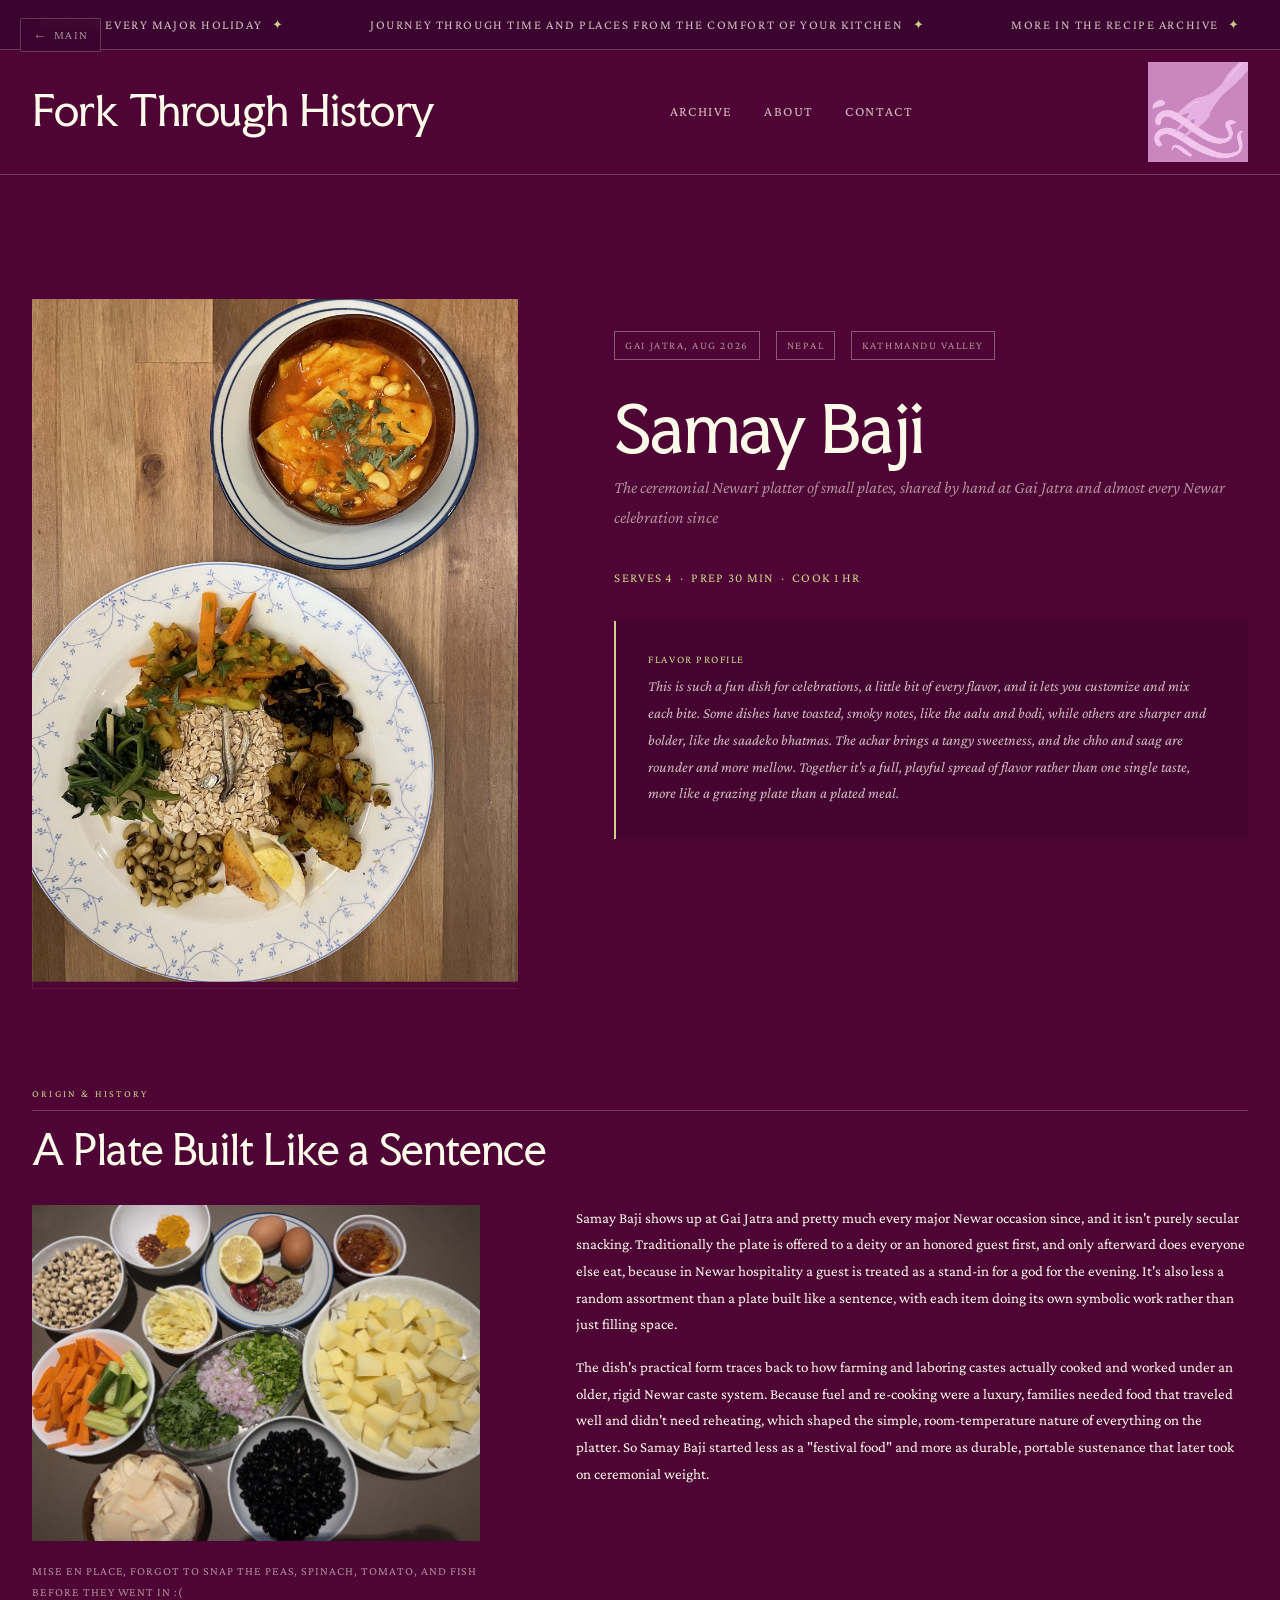
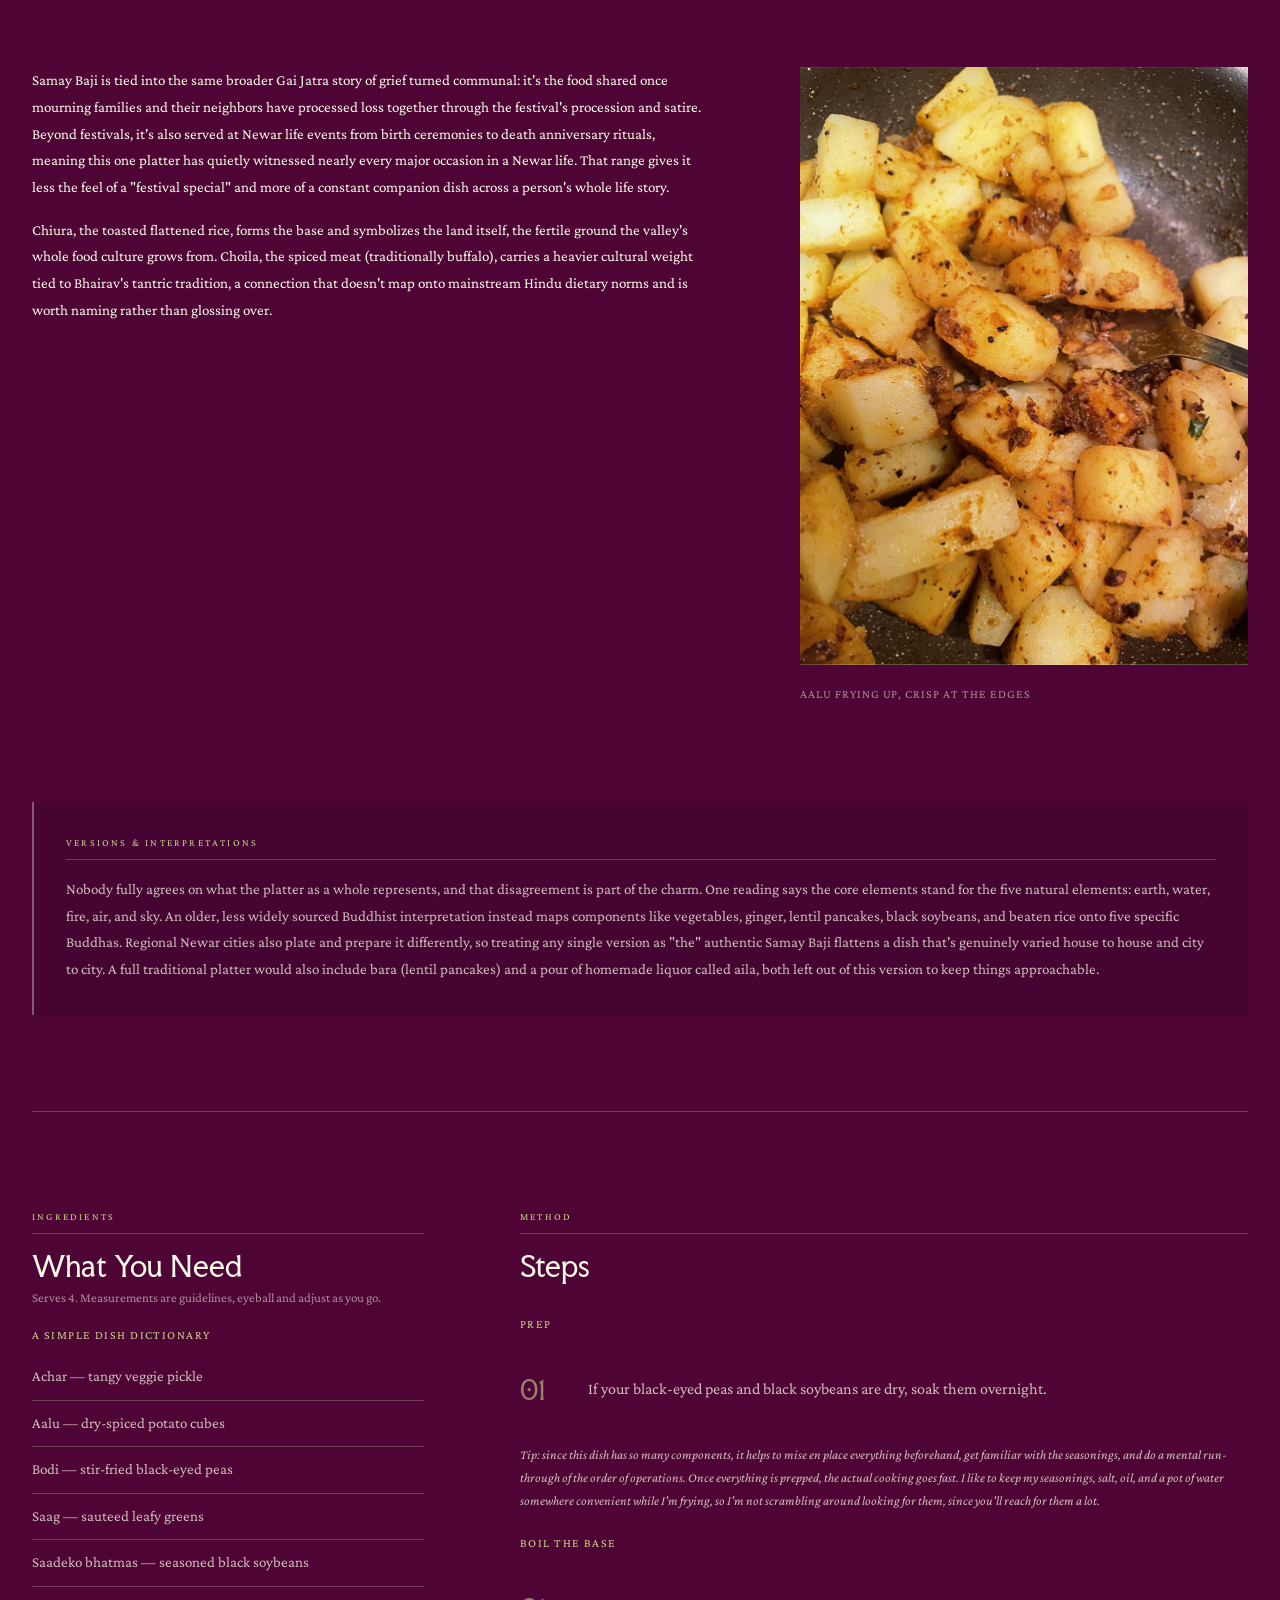
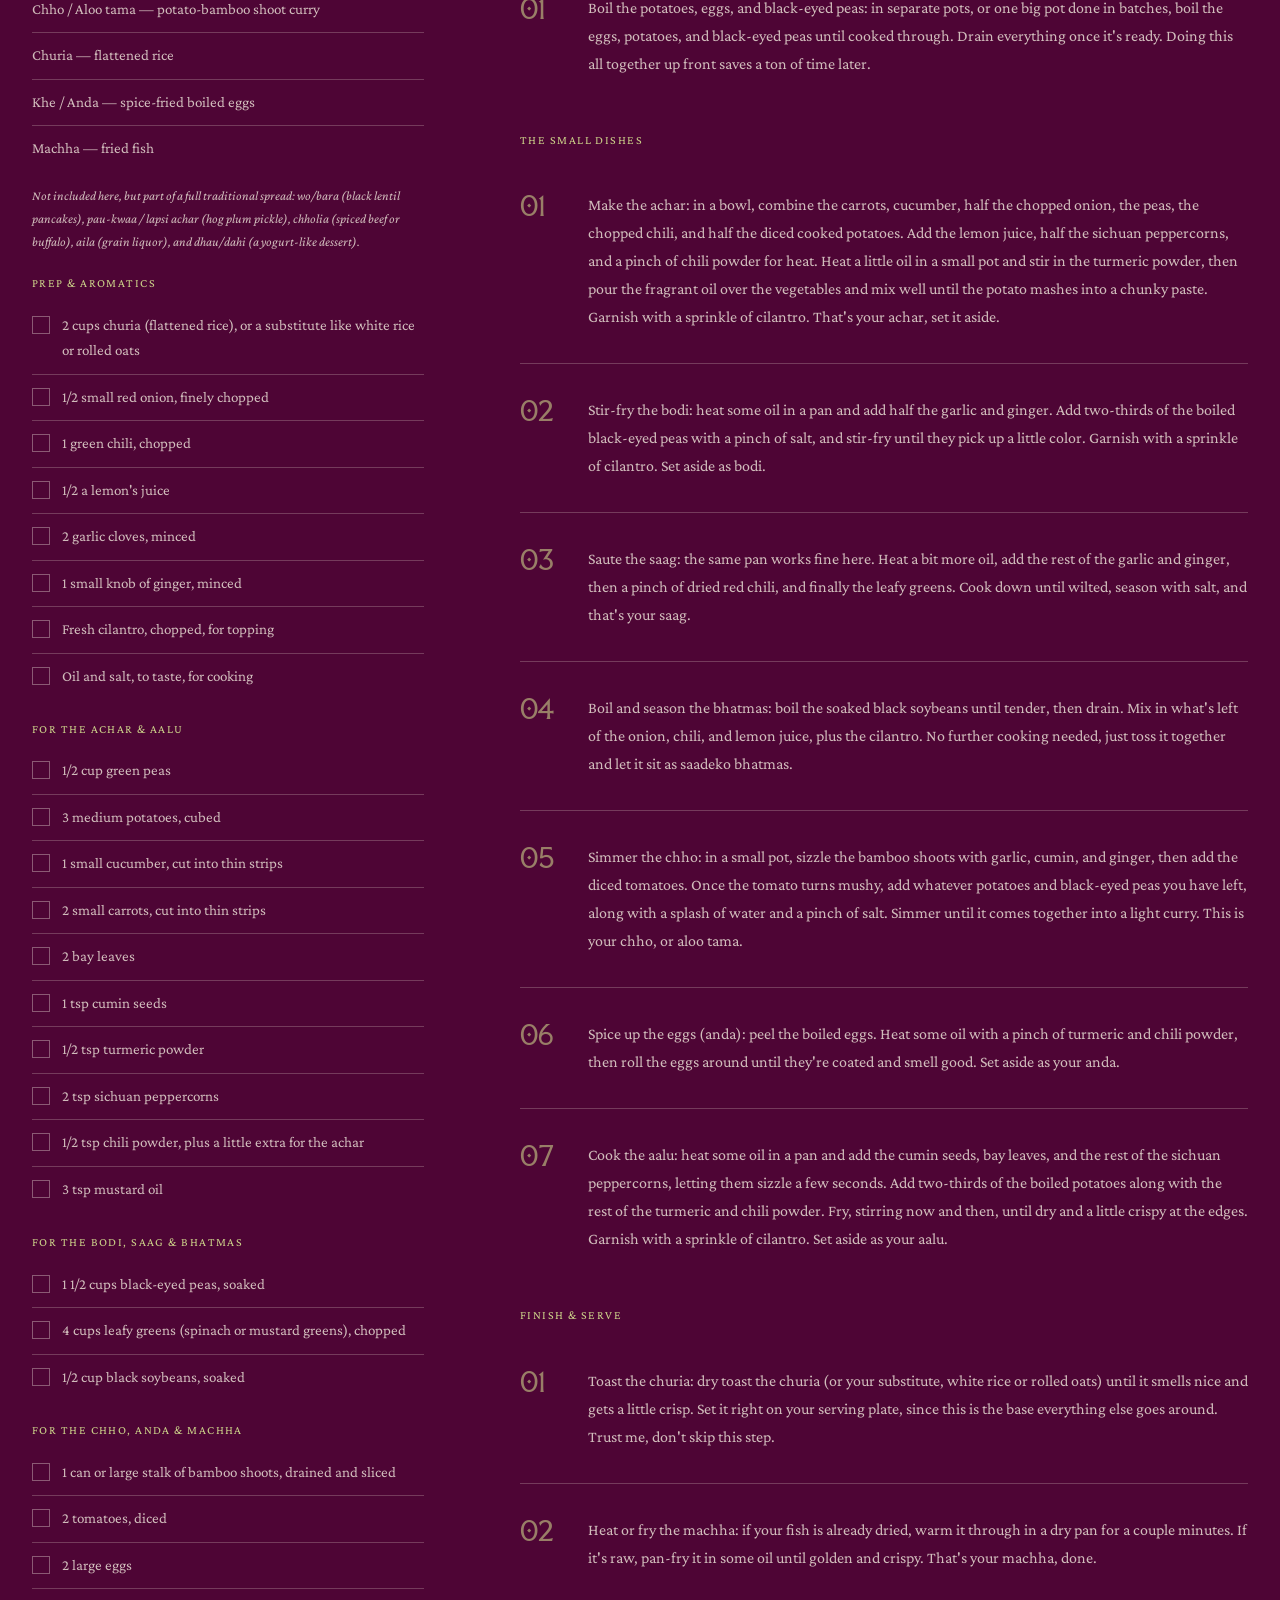
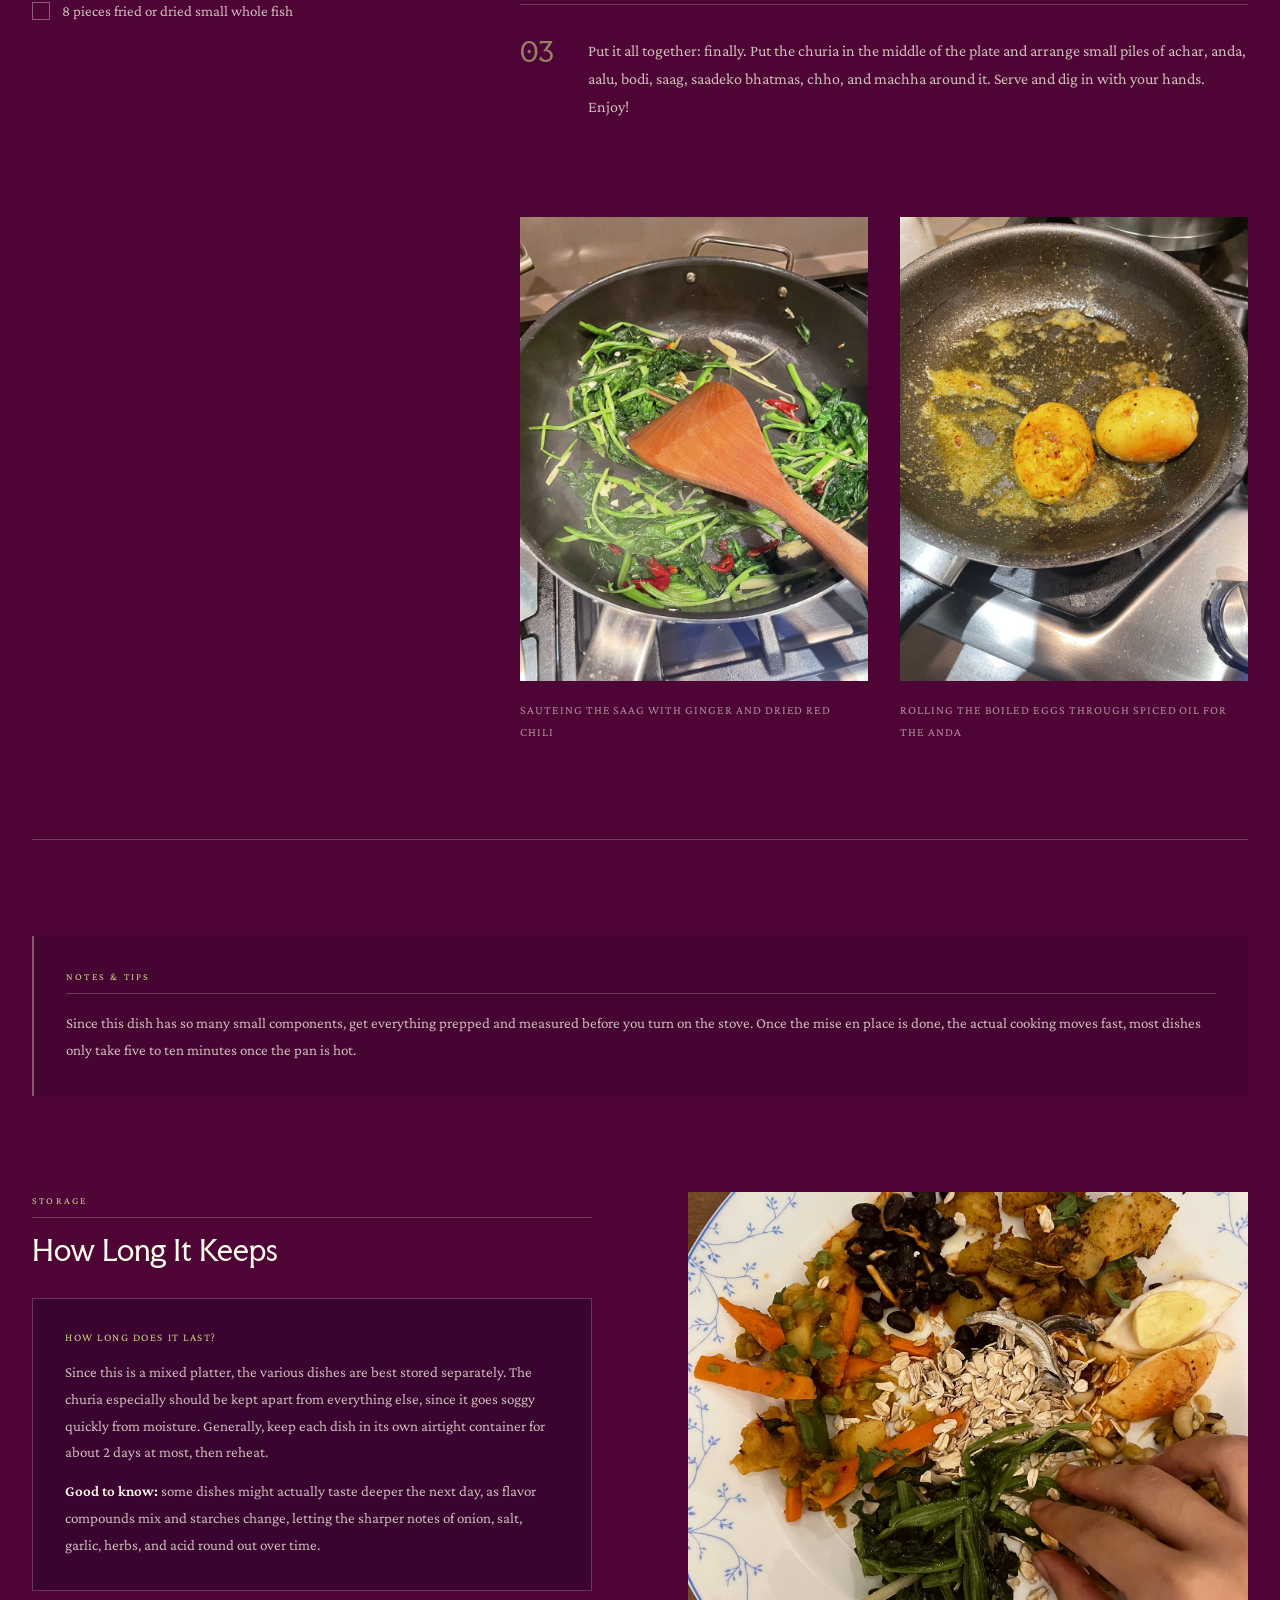
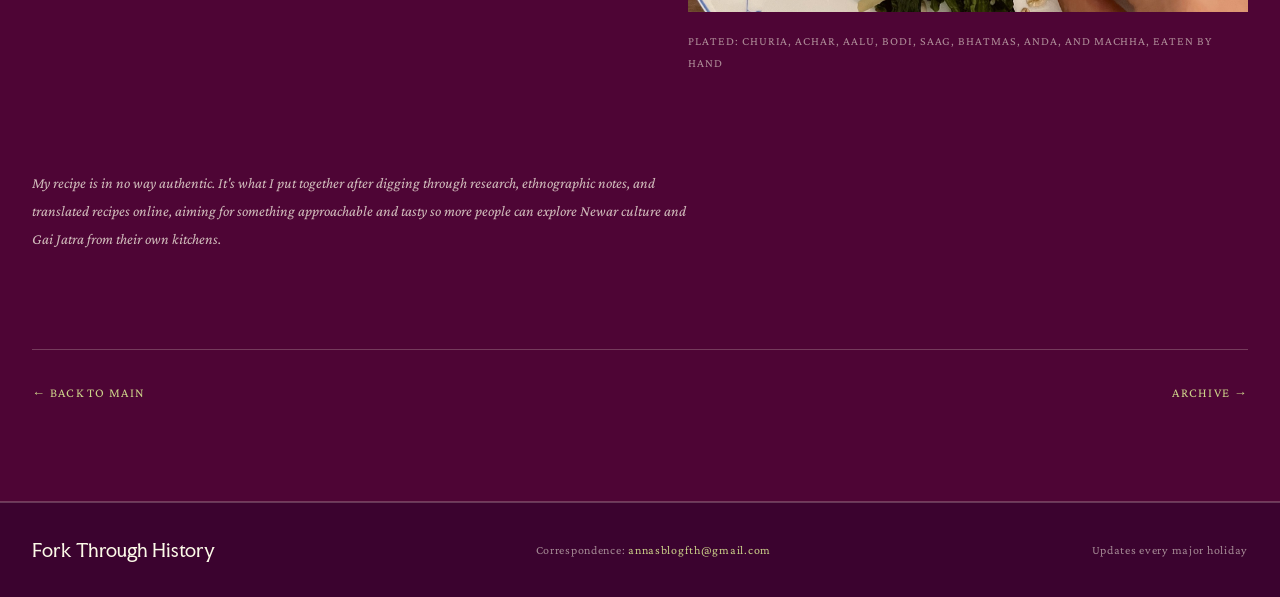
<file: pages/recipe-samay-baji.html>
<!DOCTYPE html>
<html lang="en">
<head>
  <meta charset="UTF-8">
  <meta name="viewport" content="width=device-width, initial-scale=1.0">
  <title>Samay Baji | Fork Through History</title>
  <meta name="description" content="Samay Baji, the ceremonial Newari platter shared during Gai Jatra. Its history, symbolism, and a full recipe.">
  <link rel="icon" type="image/jpeg" href="../images/logo.jpg">
  <link rel="stylesheet" href="../css/style.css">
  <style>
    .recipe-history-img {
      width: 100%;
      aspect-ratio: 3/2;
      overflow: hidden;
      margin-bottom: 16px;
    }
    .recipe-history-img .img-placeholder {
      min-height: 260px;
    }
    .history-block {
      margin-bottom: var(--space-xl);
    }
    .history-block p + p {
      margin-top: 16px;
    }
    .recipe-photo-img {
      width: 100%;
      height: 100%;
      object-fit: cover;
      display: block;
    }
  </style>
</head>
<body>

<div id="page-transition" class="page-transition-overlay"></div>

<!-- Back to Main -->
<a href="../index.html" class="back-to-main" data-nav>
  <span class="arrow">←</span> Main
</a>

<!-- Ticker Strip -->
<div class="ticker-wrap">
  <div class="ticker-inner">
    <span class="ticker-item">Updates every major holiday <span class="dot">✦</span></span>
    <span class="ticker-item">Journey through time and places from the comfort of your kitchen <span class="dot">✦</span></span>
    <span class="ticker-item">More in the Recipe Archive <span class="dot">✦</span></span>
    <span class="ticker-item">Updates every major holiday <span class="dot">✦</span></span>
    <span class="ticker-item">Journey through time and places from the comfort of your kitchen <span class="dot">✦</span></span>
    <span class="ticker-item">More in the Recipe Archive <span class="dot">✦</span></span>
  </div>
</div>

<!-- Site Header -->
<header class="site-header">
  <div class="site-title">
    <a href="../index.html" data-nav>Fork Through History</a>
  </div>
  <nav class="site-nav">
    <a href="archive.html" data-nav>Archive</a>
    <a href="../index.html#about">About</a>
    <a href="mailto:annasblogfth@gmail.com">Contact</a>
  </nav>
  <img src="../images/logo.jpg" alt="Fork Through History Logo" class="site-logo" onerror="this.style.display='none'">
</header>

<hr class="divider">

<!-- Recipe Hero: 40% image / 60% text -->
<div class="recipe-page">
  <div class="recipe-hero">

    <!-- Image Column (40%) -->
    <div class="rh-img-col parallax-wrap">
      <div class="postage-stamp" style="height: 100%;">
        <div class="stamp-img-wrap" style="height: 100%;">
          <img src="../images/samay-baji-hero.jpg" alt="Samay Baji platter with achar, aalu, bodi, saag, and bhatmas, next to a bowl of chho" class="recipe-photo-img parallax-img" style="min-height: 540px;">
        </div>
      </div>
      <p class="caption" style="margin-top: 10px; padding-left: 2px;">Samay Baji · Serves 4</p>
    </div>

    <!-- Text Column (60%) -->
    <div class="rh-text-col">
      <div class="recipe-meta-row">
        <span class="recipe-tag">Gai Jatra, Aug 2026</span>
        <span class="recipe-tag">Nepal</span>
        <span class="recipe-tag">Kathmandu Valley</span>
      </div>

      <h1 class="recipe-title-main">Samay Baji</h1>
      <p class="recipe-subtitle">The ceremonial Newari platter of small plates, shared by hand at Gai Jatra and almost every Newar celebration since</p>
      <p class="recipe-serving">Serves 4 &nbsp;·&nbsp; Prep 30 min &nbsp;·&nbsp; Cook 1 hr</p>

      <!-- Flavor Box -->
      <div class="recipe-flavor-desc">
        <h4>Flavor Profile</h4>
        <p>
          This is such a fun dish for celebrations, a little bit of every flavor, and it lets you customize and mix each bite. Some dishes have toasted, smoky notes, like the aalu and bodi, while others are sharper and bolder, like the saadeko bhatmas. The achar brings a tangy sweetness, and the chho and saag are rounder and more mellow. Together it's a full, playful spread of flavor rather than one single taste, more like a grazing plate than a plated meal.
        </p>
      </div>
    </div>

  </div><!-- /recipe-hero -->

  <!-- =============================
       RECIPE BODY
  ============================== -->
  <div style="max-width: var(--grid-max); margin: 0 auto; padding: var(--space-xl) var(--gutter);">

    <!-- History Section: Full Width -->
    <div style="margin-bottom: var(--space-xl);">
      <span class="recipe-section-label">Origin &amp; History</span>
      <h2 style="margin-bottom: var(--space-md);">A Plate Built Like a Sentence</h2>

      <div style="display: grid; grid-template-columns: 40fr 60fr; gap: var(--space-xl); align-items: start;">

        <!-- History Photo -->
        <div>
          <div class="postage-stamp">
            <div class="stamp-img-wrap">
              <img src="../images/samay-baji-process1.jpg" alt="Prepped ingredients for Samay Baji laid out in small bowls before cooking" class="recipe-photo-img" style="min-height: 300px; aspect-ratio: 4/3;">
            </div>
          </div>
          <p class="caption" style="margin-top: 10px;">Mise en place, forgot to snap the peas, spinach, tomato, and fish before they went in :(</p>
        </div>

        <!-- History Text -->
        <div class="history-block">
          <p>
            Samay Baji shows up at Gai Jatra and pretty much every major Newar occasion since, and it isn't purely secular snacking. Traditionally the plate is offered to a deity or an honored guest first, and only afterward does everyone else eat, because in Newar hospitality a guest is treated as a stand-in for a god for the evening. It's also less a random assortment than a plate built like a sentence, with each item doing its own symbolic work rather than just filling space.
          </p>
          <p>
            The dish's practical form traces back to how farming and laboring castes actually cooked and worked under an older, rigid Newar caste system. Because fuel and re-cooking were a luxury, families needed food that traveled well and didn't need reheating, which shaped the simple, room-temperature nature of everything on the platter. So Samay Baji started less as a "festival food" and more as durable, portable sustenance that later took on ceremonial weight.
          </p>
        </div>
      </div>

      <!-- Second history row -->
      <div style="margin-top: var(--space-lg);">
        <div style="display: grid; grid-template-columns: 60fr 40fr; gap: var(--space-xl); align-items: start;">
          <div class="history-block">
            <p>
              Samay Baji is tied into the same broader Gai Jatra story of grief turned communal: it's the food shared once mourning families and their neighbors have processed loss together through the festival's procession and satire. Beyond festivals, it's also served at Newar life events from birth ceremonies to death anniversary rituals, meaning this one platter has quietly witnessed nearly every major occasion in a Newar life. That range gives it less the feel of a "festival special" and more of a constant companion dish across a person's whole life story.
            </p>
            <p>
              Chiura, the toasted flattened rice, forms the base and symbolizes the land itself, the fertile ground the valley's whole food culture grows from. Choila, the spiced meat (traditionally buffalo), carries a heavier cultural weight tied to Bhairav's tantric tradition, a connection that doesn't map onto mainstream Hindu dietary norms and is worth naming rather than glossing over.
            </p>
          </div>

          <!-- Second history photo -->
          <div>
            <div class="postage-stamp">
              <div class="stamp-img-wrap">
                <img src="../images/samay-baji-process2.jpg" alt="Spiced potatoes frying in a pan for the aalu, crisp at the edges" class="recipe-photo-img" style="min-height: 260px; aspect-ratio: 3/4;">
              </div>
            </div>
            <p class="caption" style="margin-top: 10px;">Aalu frying up, crisp at the edges</p>
          </div>
        </div>
      </div>

      <!-- Versions & Interpretations -->
      <div style="margin-top: var(--space-xl); padding: var(--space-md); background: rgba(59, 3, 47, 0.4); border-left: 2px solid var(--stamp-color-solid);">
        <span class="recipe-section-label" style="display: block; margin-bottom: var(--space-sm);">Versions &amp; Interpretations</span>
        <p style="color: var(--text-dim);">
          Nobody fully agrees on what the platter as a whole represents, and that disagreement is part of the charm. One reading says the core elements stand for the five natural elements: earth, water, fire, air, and sky. An older, less widely sourced Buddhist interpretation instead maps components like vegetables, ginger, lentil pancakes, black soybeans, and beaten rice onto five specific Buddhas. Regional Newar cities also plate and prepare it differently, so treating any single version as "the" authentic Samay Baji flattens a dish that's genuinely varied house to house and city to city. A full traditional platter would also include bara (lentil pancakes) and a pour of homemade liquor called aila, both left out of this version to keep things approachable.
        </p>
      </div>
    </div><!-- /history section -->

    <hr class="divider" style="margin-bottom: var(--space-xl);">

    <!-- Ingredients + Steps Grid -->
    <div style="display: grid; grid-template-columns: 35fr 65fr; gap: var(--space-xl); align-items: start;">

      <!-- Ingredients -->
      <div>
        <span class="recipe-section-label">Ingredients</span>
        <h3 style="margin-bottom: 4px;">What You Need</h3>
        <p style="font-size: 13px; color: var(--text-muted); margin-bottom: 16px;">Serves 4. Measurements are guidelines, eyeball and adjust as you go.</p>

        <!-- Dish Dictionary -->
        <p style="font-size: 12px; letter-spacing: 0.12em; text-transform: uppercase; color: var(--accent); margin: 0 0 8px;">A Simple Dish Dictionary</p>
        <ul class="ingredients-list">
          <li><span>Achar &mdash; tangy veggie pickle</span></li>
          <li><span>Aalu &mdash; dry-spiced potato cubes</span></li>
          <li><span>Bodi &mdash; stir-fried black-eyed peas</span></li>
          <li><span>Saag &mdash; sauteed leafy greens</span></li>
          <li><span>Saadeko bhatmas &mdash; seasoned black soybeans</span></li>
          <li><span>Chho / Aloo tama &mdash; potato-bamboo shoot curry</span></li>
          <li><span>Churia &mdash; flattened rice</span></li>
          <li><span>Khe / Anda &mdash; spice-fried boiled eggs</span></li>
          <li><span>Machha &mdash; fried fish</span></li>
        </ul>
        <p style="color: var(--text-dim); font-size: 13px; font-style: italic; margin: 12px 0 20px;">
          Not included here, but part of a full traditional spread: wo/bara (black lentil pancakes), pau-kwaa / lapsi achar (hog plum pickle), chholia (spiced beef or buffalo), aila (grain liquor), and dhau/dahi (a yogurt-like dessert).
        </p>

        <!-- Prep & Aromatics -->
        <p style="font-size: 12px; letter-spacing: 0.12em; text-transform: uppercase; color: var(--accent); margin: 20px 0 8px;">Prep &amp; Aromatics</p>
        <ul class="ingredients-list">
          <li><input type="checkbox" class="ingredient-check"> <span>2 cups churia (flattened rice), or a substitute like white rice or rolled oats</span></li>
          <li><input type="checkbox" class="ingredient-check"> <span>1/2 small red onion, finely chopped</span></li>
          <li><input type="checkbox" class="ingredient-check"> <span>1 green chili, chopped</span></li>
          <li><input type="checkbox" class="ingredient-check"> <span>1/2 a lemon's juice</span></li>
          <li><input type="checkbox" class="ingredient-check"> <span>2 garlic cloves, minced</span></li>
          <li><input type="checkbox" class="ingredient-check"> <span>1 small knob of ginger, minced</span></li>
          <li><input type="checkbox" class="ingredient-check"> <span>Fresh cilantro, chopped, for topping</span></li>
          <li><input type="checkbox" class="ingredient-check"> <span>Oil and salt, to taste, for cooking</span></li>
        </ul>

        <!-- Achar & Aalu -->
        <p style="font-size: 12px; letter-spacing: 0.12em; text-transform: uppercase; color: var(--accent); margin: 20px 0 8px;">For the Achar &amp; Aalu</p>
        <ul class="ingredients-list">
          <li><input type="checkbox" class="ingredient-check"> <span>1/2 cup green peas</span></li>
          <li><input type="checkbox" class="ingredient-check"> <span>3 medium potatoes, cubed</span></li>
          <li><input type="checkbox" class="ingredient-check"> <span>1 small cucumber, cut into thin strips</span></li>
          <li><input type="checkbox" class="ingredient-check"> <span>2 small carrots, cut into thin strips</span></li>
          <li><input type="checkbox" class="ingredient-check"> <span>2 bay leaves</span></li>
          <li><input type="checkbox" class="ingredient-check"> <span>1 tsp cumin seeds</span></li>
          <li><input type="checkbox" class="ingredient-check"> <span>1/2 tsp turmeric powder</span></li>
          <li><input type="checkbox" class="ingredient-check"> <span>2 tsp sichuan peppercorns</span></li>
          <li><input type="checkbox" class="ingredient-check"> <span>1/2 tsp chili powder, plus a little extra for the achar</span></li>
          <li><input type="checkbox" class="ingredient-check"> <span>3 tsp mustard oil</span></li>
        </ul>

        <!-- Bodi, Saag & Bhatmas -->
        <p style="font-size: 12px; letter-spacing: 0.12em; text-transform: uppercase; color: var(--accent); margin: 20px 0 8px;">For the Bodi, Saag &amp; Bhatmas</p>
        <ul class="ingredients-list">
          <li><input type="checkbox" class="ingredient-check"> <span>1 1/2 cups black-eyed peas, soaked</span></li>
          <li><input type="checkbox" class="ingredient-check"> <span>4 cups leafy greens (spinach or mustard greens), chopped</span></li>
          <li><input type="checkbox" class="ingredient-check"> <span>1/2 cup black soybeans, soaked</span></li>
        </ul>

        <!-- Chho, Anda & Machha -->
        <p style="font-size: 12px; letter-spacing: 0.12em; text-transform: uppercase; color: var(--accent); margin: 20px 0 8px;">For the Chho, Anda &amp; Machha</p>
        <ul class="ingredients-list">
          <li><input type="checkbox" class="ingredient-check"> <span>1 can or large stalk of bamboo shoots, drained and sliced</span></li>
          <li><input type="checkbox" class="ingredient-check"> <span>2 tomatoes, diced</span></li>
          <li><input type="checkbox" class="ingredient-check"> <span>2 large eggs</span></li>
          <li><input type="checkbox" class="ingredient-check"> <span>8 pieces fried or dried small whole fish</span></li>
        </ul>
      </div>

      <!-- Steps -->
      <div>
        <span class="recipe-section-label">Method</span>
        <h3 style="margin-bottom: var(--space-md);">Steps</h3>

        <p style="font-size: 12px; letter-spacing: 0.12em; text-transform: uppercase; color: var(--accent); margin-bottom: 8px;">Prep</p>
        <ol class="steps-list">
          <li><span>If your black-eyed peas and black soybeans are dry, soak them overnight.</span></li>
        </ol>
        <p style="color: var(--text-dim); font-size: 13px; font-style: italic; margin-top: 8px;">
          Tip: since this dish has so many components, it helps to mise en place everything beforehand, get familiar with the seasonings, and do a mental run-through of the order of operations. Once everything is prepped, the actual cooking goes fast. I like to keep my seasonings, salt, oil, and a pot of water somewhere convenient while I'm frying, so I'm not scrambling around looking for them, since you'll reach for them a lot.
        </p>

        <p style="font-size: 12px; letter-spacing: 0.12em; text-transform: uppercase; color: var(--accent); margin: 20px 0 8px;">Boil the Base</p>
        <ol class="steps-list" start="2">
          <li><span>Boil the potatoes, eggs, and black-eyed peas: in separate pots, or one big pot done in batches, boil the eggs, potatoes, and black-eyed peas until cooked through. Drain everything once it's ready. Doing this all together up front saves a ton of time later.</span></li>
        </ol>

        <p style="font-size: 12px; letter-spacing: 0.12em; text-transform: uppercase; color: var(--accent); margin: 20px 0 8px;">The Small Dishes</p>
        <ol class="steps-list" start="3">
          <li><span>Make the achar: in a bowl, combine the carrots, cucumber, half the chopped onion, the peas, the chopped chili, and half the diced cooked potatoes. Add the lemon juice, half the sichuan peppercorns, and a pinch of chili powder for heat. Heat a little oil in a small pot and stir in the turmeric powder, then pour the fragrant oil over the vegetables and mix well until the potato mashes into a chunky paste. Garnish with a sprinkle of cilantro. That's your achar, set it aside.</span></li>
          <li><span>Stir-fry the bodi: heat some oil in a pan and add half the garlic and ginger. Add two-thirds of the boiled black-eyed peas with a pinch of salt, and stir-fry until they pick up a little color. Garnish with a sprinkle of cilantro. Set aside as bodi.</span></li>
          <li><span>Saute the saag: the same pan works fine here. Heat a bit more oil, add the rest of the garlic and ginger, then a pinch of dried red chili, and finally the leafy greens. Cook down until wilted, season with salt, and that's your saag.</span></li>
          <li><span>Boil and season the bhatmas: boil the soaked black soybeans until tender, then drain. Mix in what's left of the onion, chili, and lemon juice, plus the cilantro. No further cooking needed, just toss it together and let it sit as saadeko bhatmas.</span></li>
          <li><span>Simmer the chho: in a small pot, sizzle the bamboo shoots with garlic, cumin, and ginger, then add the diced tomatoes. Once the tomato turns mushy, add whatever potatoes and black-eyed peas you have left, along with a splash of water and a pinch of salt. Simmer until it comes together into a light curry. This is your chho, or aloo tama.</span></li>
          <li><span>Spice up the eggs (anda): peel the boiled eggs. Heat some oil with a pinch of turmeric and chili powder, then roll the eggs around until they're coated and smell good. Set aside as your anda.</span></li>
          <li><span>Cook the aalu: heat some oil in a pan and add the cumin seeds, bay leaves, and the rest of the sichuan peppercorns, letting them sizzle a few seconds. Add two-thirds of the boiled potatoes along with the rest of the turmeric and chili powder. Fry, stirring now and then, until dry and a little crispy at the edges. Garnish with a sprinkle of cilantro. Set aside as your aalu.</span></li>
        </ol>

        <p style="font-size: 12px; letter-spacing: 0.12em; text-transform: uppercase; color: var(--accent); margin: 20px 0 8px;">Finish &amp; Serve</p>
        <ol class="steps-list" start="10">
          <li><span>Toast the churia: dry toast the churia (or your substitute, white rice or rolled oats) until it smells nice and gets a little crisp. Set it right on your serving plate, since this is the base everything else goes around. Trust me, don't skip this step.</span></li>
          <li><span>Heat or fry the machha: if your fish is already dried, warm it through in a dry pan for a couple minutes. If it's raw, pan-fry it in some oil until golden and crispy. That's your machha, done.</span></li>
          <li><span>Put it all together: finally. Put the churia in the middle of the plate and arrange small piles of achar, anda, aalu, bodi, saag, saadeko bhatmas, chho, and machha around it. Serve and dig in with your hands. Enjoy!</span></li>
        </ol>

        <!-- Extra process photos -->
        <div style="display: grid; grid-template-columns: 1fr 1fr; gap: var(--space-md); margin-top: var(--space-lg);">
          <div>
            <div class="postage-stamp">
              <div class="stamp-img-wrap">
                <img src="../images/samay-baji-process3.jpg" alt="Saag cooking down in a pan with ginger and dried red chili" class="recipe-photo-img" style="min-height: 220px; aspect-ratio: 3/4;">
              </div>
            </div>
            <p class="caption" style="margin-top: 10px;">Sauteing the saag with ginger and dried red chili</p>
          </div>
          <div>
            <div class="postage-stamp">
              <div class="stamp-img-wrap">
                <img src="../images/samay-baji-process4.jpg" alt="Boiled eggs being rolled in spiced oil for the anda" class="recipe-photo-img" style="min-height: 220px; aspect-ratio: 3/4;">
              </div>
            </div>
            <p class="caption" style="margin-top: 10px;">Rolling the boiled eggs through spiced oil for the anda</p>
          </div>
        </div>
      </div>

    </div><!-- /recipe grid -->

    <hr class="divider" style="margin-bottom: var(--space-xl); margin-top: var(--space-xl);">

    <!-- Notes -->
    <div style="margin-bottom: var(--space-xl); padding: var(--space-md); background: rgba(59, 3, 47, 0.4); border-left: 2px solid var(--stamp-color-solid);">
      <span class="recipe-section-label" style="display: block; margin-bottom: var(--space-sm);">Notes &amp; Tips</span>
      <p style="color: var(--text-dim);">
        Since this dish has so many small components, get everything prepped and measured before you turn on the stove. Once the mise en place is done, the actual cooking moves fast, most dishes only take five to ten minutes once the pan is hot.
      </p>
    </div>

    <!-- Storage + Bottom Photo -->
    <div style="display: grid; grid-template-columns: 1fr 1fr; gap: var(--space-xl); align-items: start; margin-bottom: var(--space-xl);">

      <div>
        <span class="recipe-section-label">Storage</span>
        <h3 style="margin-bottom: var(--space-md);">How Long It Keeps</h3>
        <div class="storage-box">
          <h4>How Long Does It Last?</h4>
          <p>Since this is a mixed platter, the various dishes are best stored separately. The churia especially should be kept apart from everything else, since it goes soggy quickly from moisture. Generally, keep each dish in its own airtight container for about 2 days at most, then reheat.</p>
          <p style="margin-top: 12px;"><strong style="color: var(--text); font-weight: 600;">Good to know:</strong> some dishes might actually taste deeper the next day, as flavor compounds mix and starches change, letting the sharper notes of onion, salt, garlic, herbs, and acid round out over time.</p>
        </div>
      </div>

      <div>
        <div class="postage-stamp">
          <div class="stamp-img-wrap">
            <img src="../images/samay-baji-served.jpg" alt="Samay Baji plated and eaten by hand, achar, aalu, bodi, saag, bhatmas, and machha arranged around the churia" class="recipe-photo-img" style="min-height: 300px; aspect-ratio: 4/3;">
          </div>
        </div>
        <p class="caption" style="margin-top: 10px;">Plated: churia, achar, aalu, bodi, saag, bhatmas, anda, and machha, eaten by hand</p>
      </div>

    </div>

    <!-- Final word -->
    <div style="margin-bottom: var(--space-xl);">
      <p style="font-style: italic; font-size: clamp(15px, 1.1vw, 17px); line-height: 1.85; color: var(--text-dim); max-width: 660px;">
        My recipe is in no way authentic. It's what I put together after digging through research, ethnographic notes, and translated recipes online, aiming for something approachable and tasty so more people can explore Newar culture and Gai Jatra from their own kitchens.
      </p>
    </div>

    <!-- Bottom nav -->
    <div style="display: flex; justify-content: space-between; align-items: center; padding-top: var(--space-md); border-top: 1px solid var(--stamp-color);">
      <a href="../index.html" class="glow-link" style="font-size: 13px; letter-spacing: 0.1em; text-transform: uppercase;" data-nav>← Back to Main</a>
      <a href="archive.html" class="glow-link" style="font-size: 13px; letter-spacing: 0.1em; text-transform: uppercase;" data-nav>Archive →</a>
    </div>

  </div><!-- /recipe body container -->
</div><!-- /recipe-page -->

<hr class="divider">

<!-- Footer -->
<footer class="site-footer">
  <div class="footer-inner">
    <span class="footer-brand">Fork Through History</span>
    <span class="footer-note">Correspondence: <a href="mailto:annasblogfth@gmail.com">annasblogfth@gmail.com</a></span>
    <span class="footer-note">Updates every major holiday</span>
  </div>
</footer>

<script src="../js/main.js"></script>
</body>
</html>
</file>
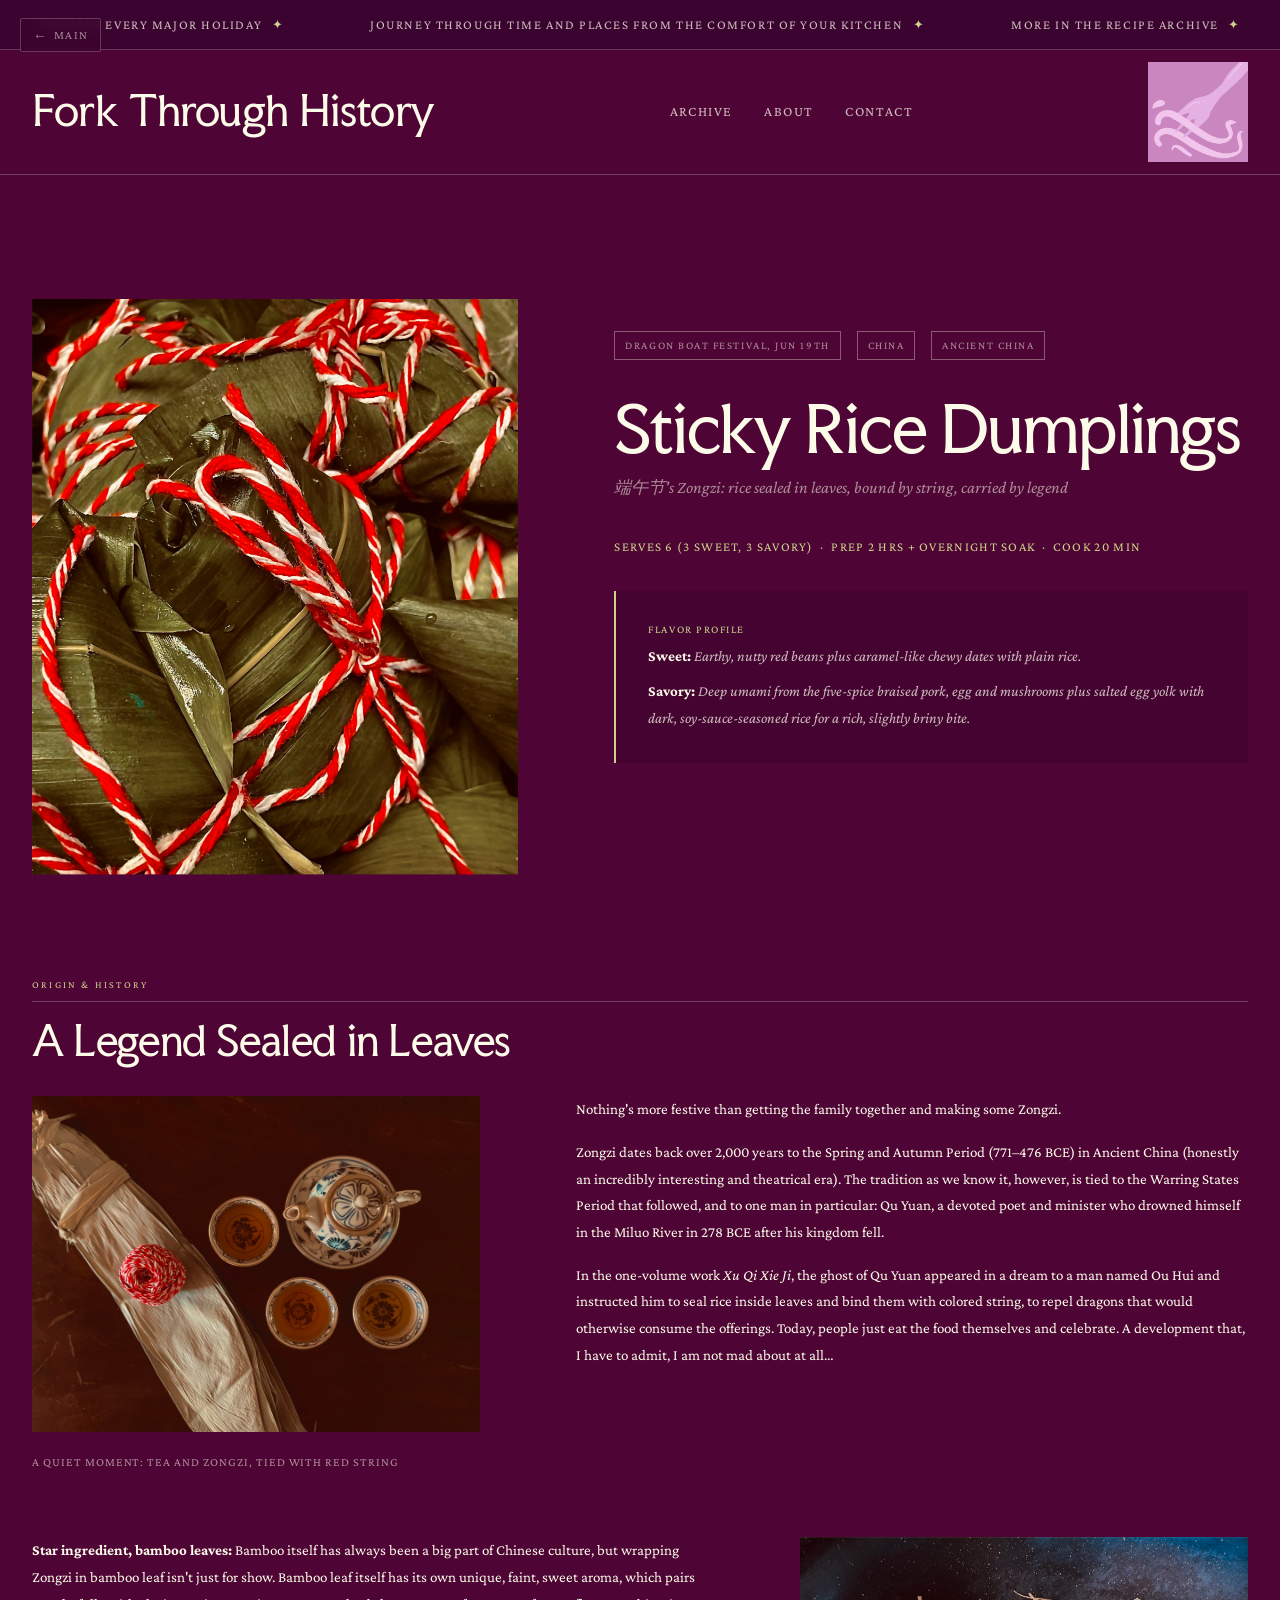
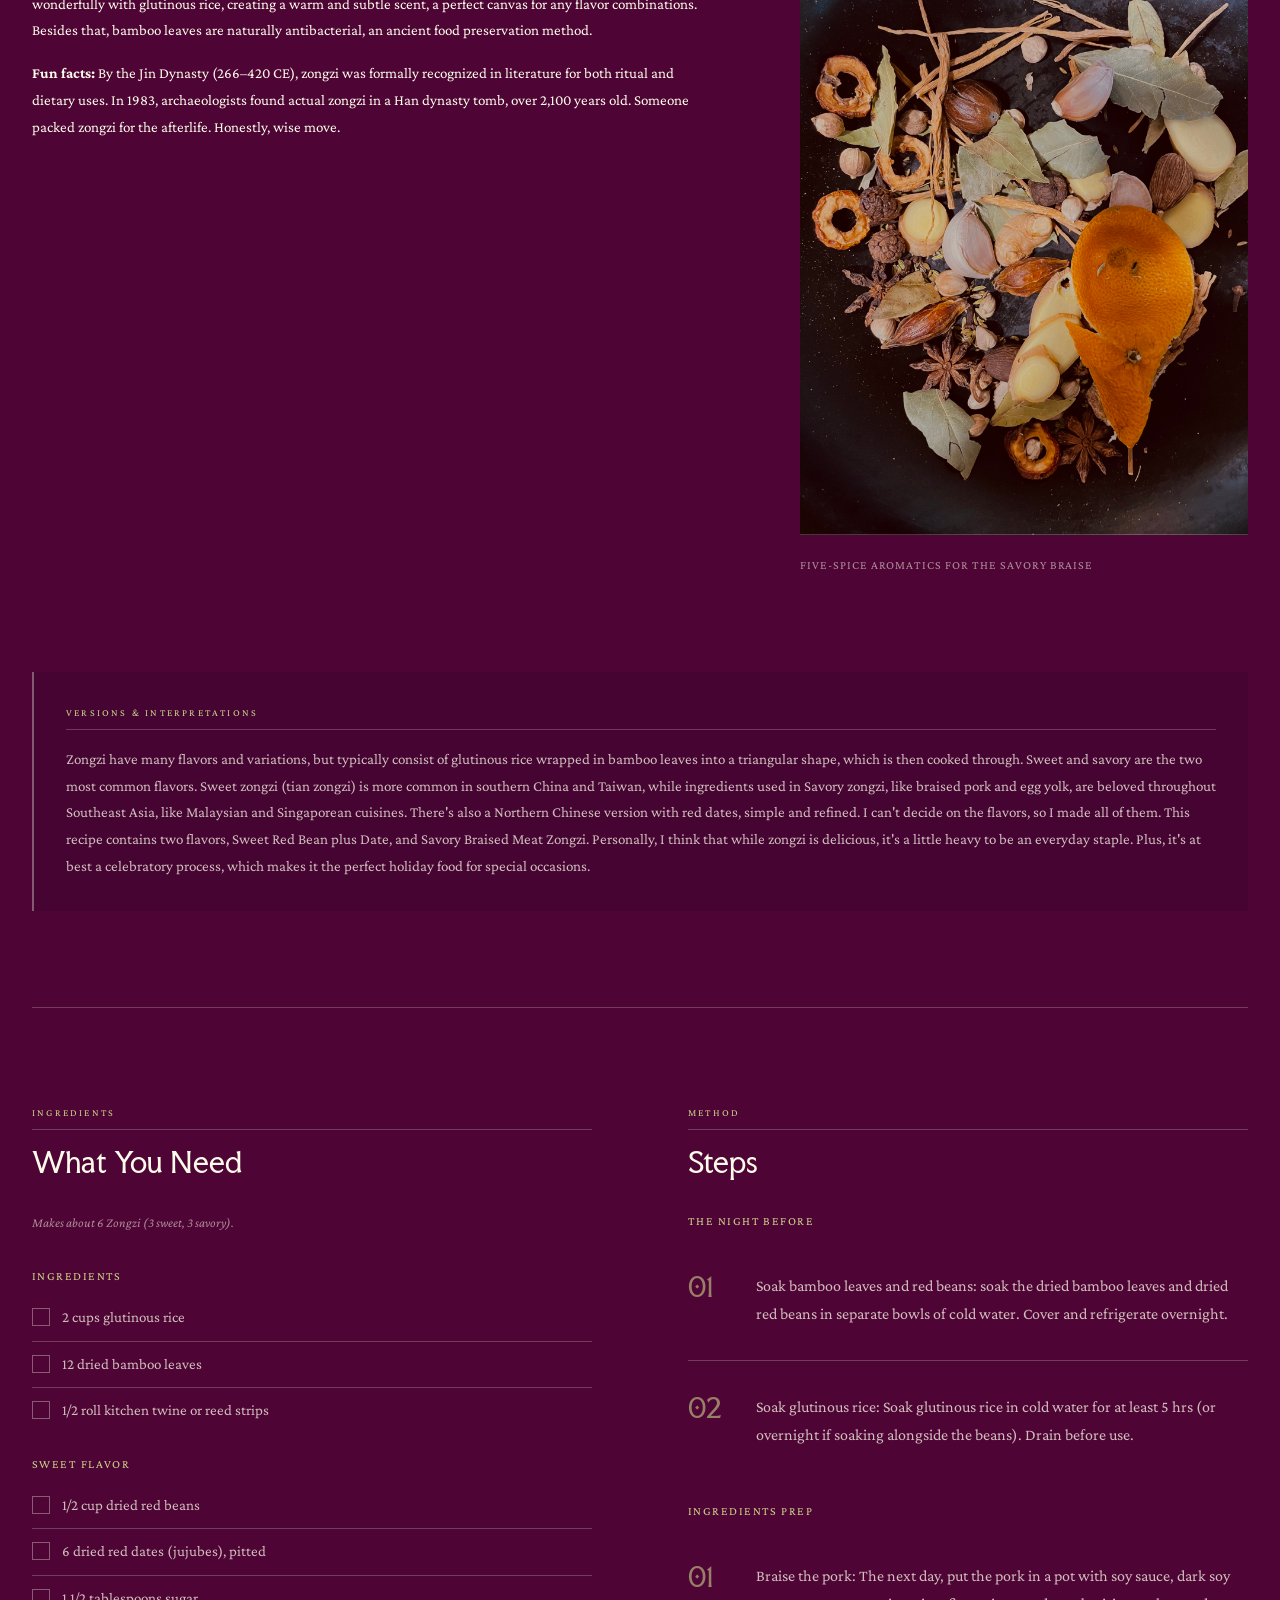
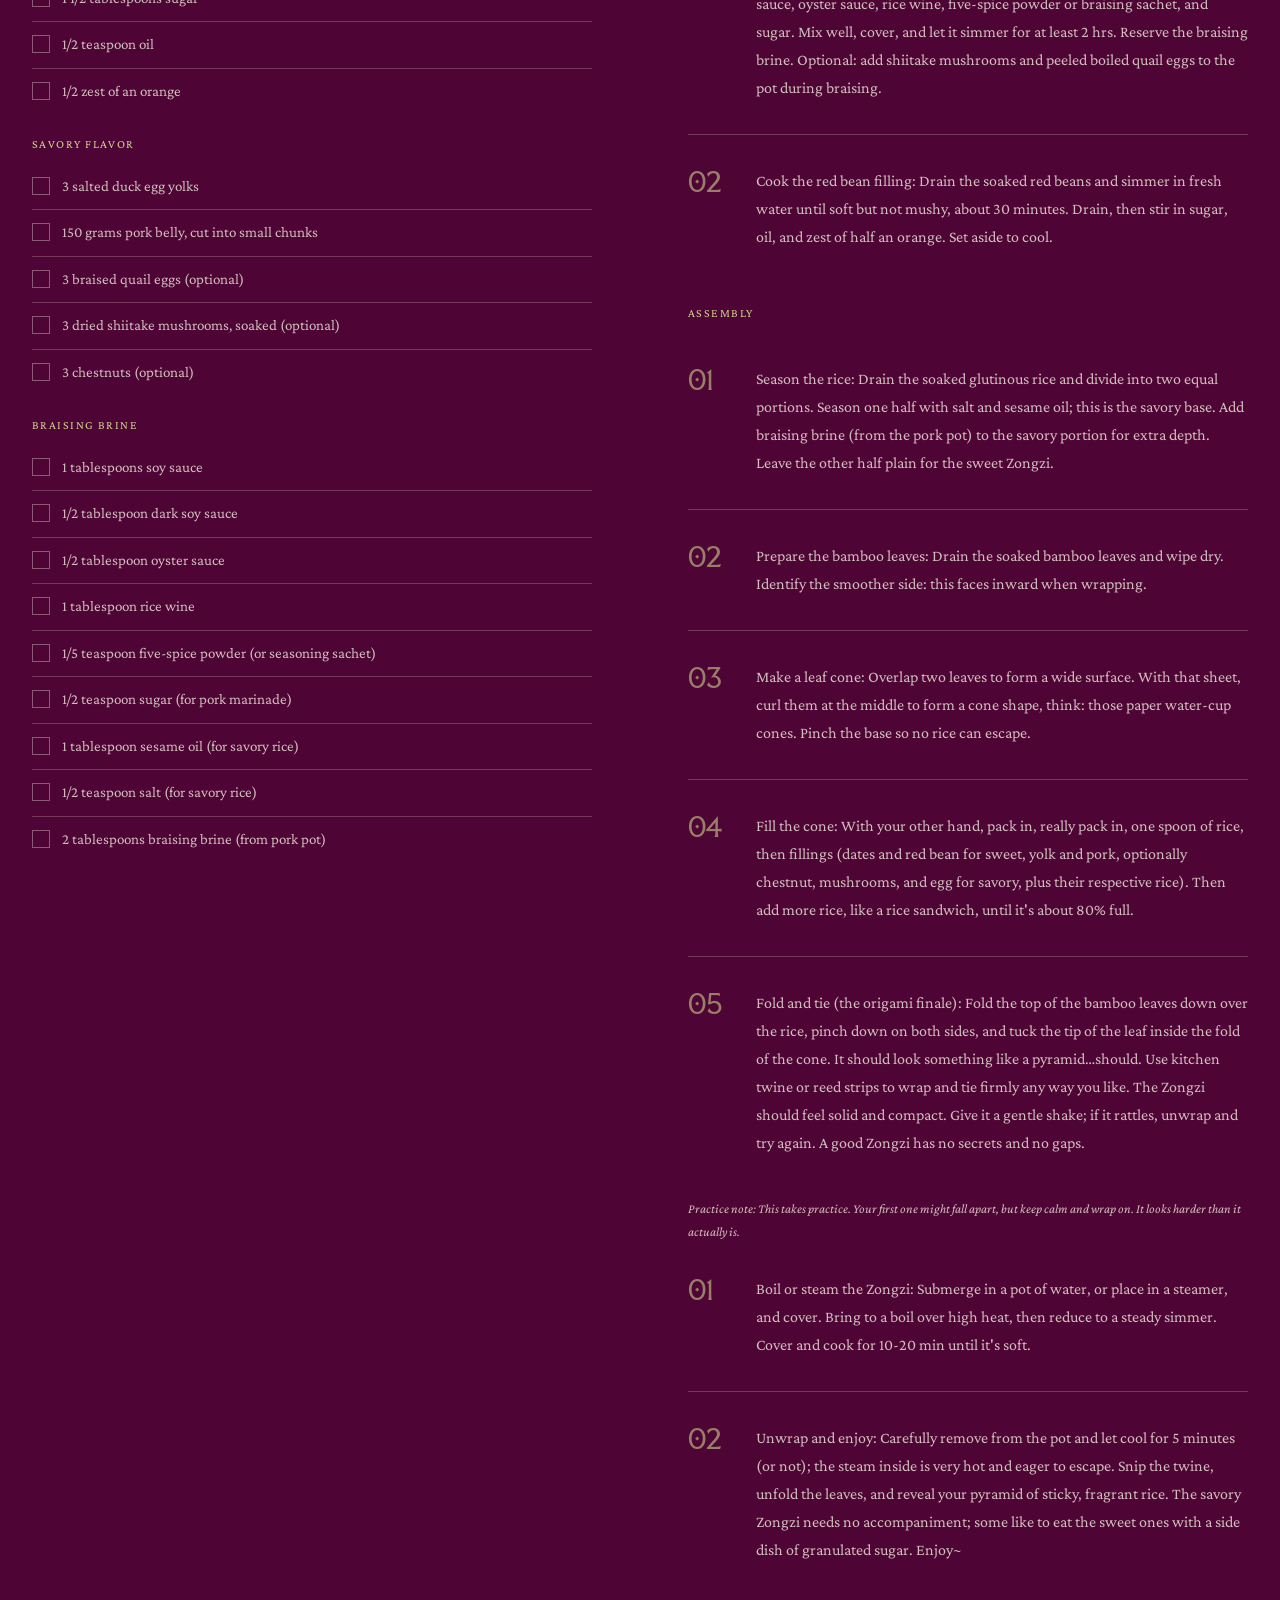
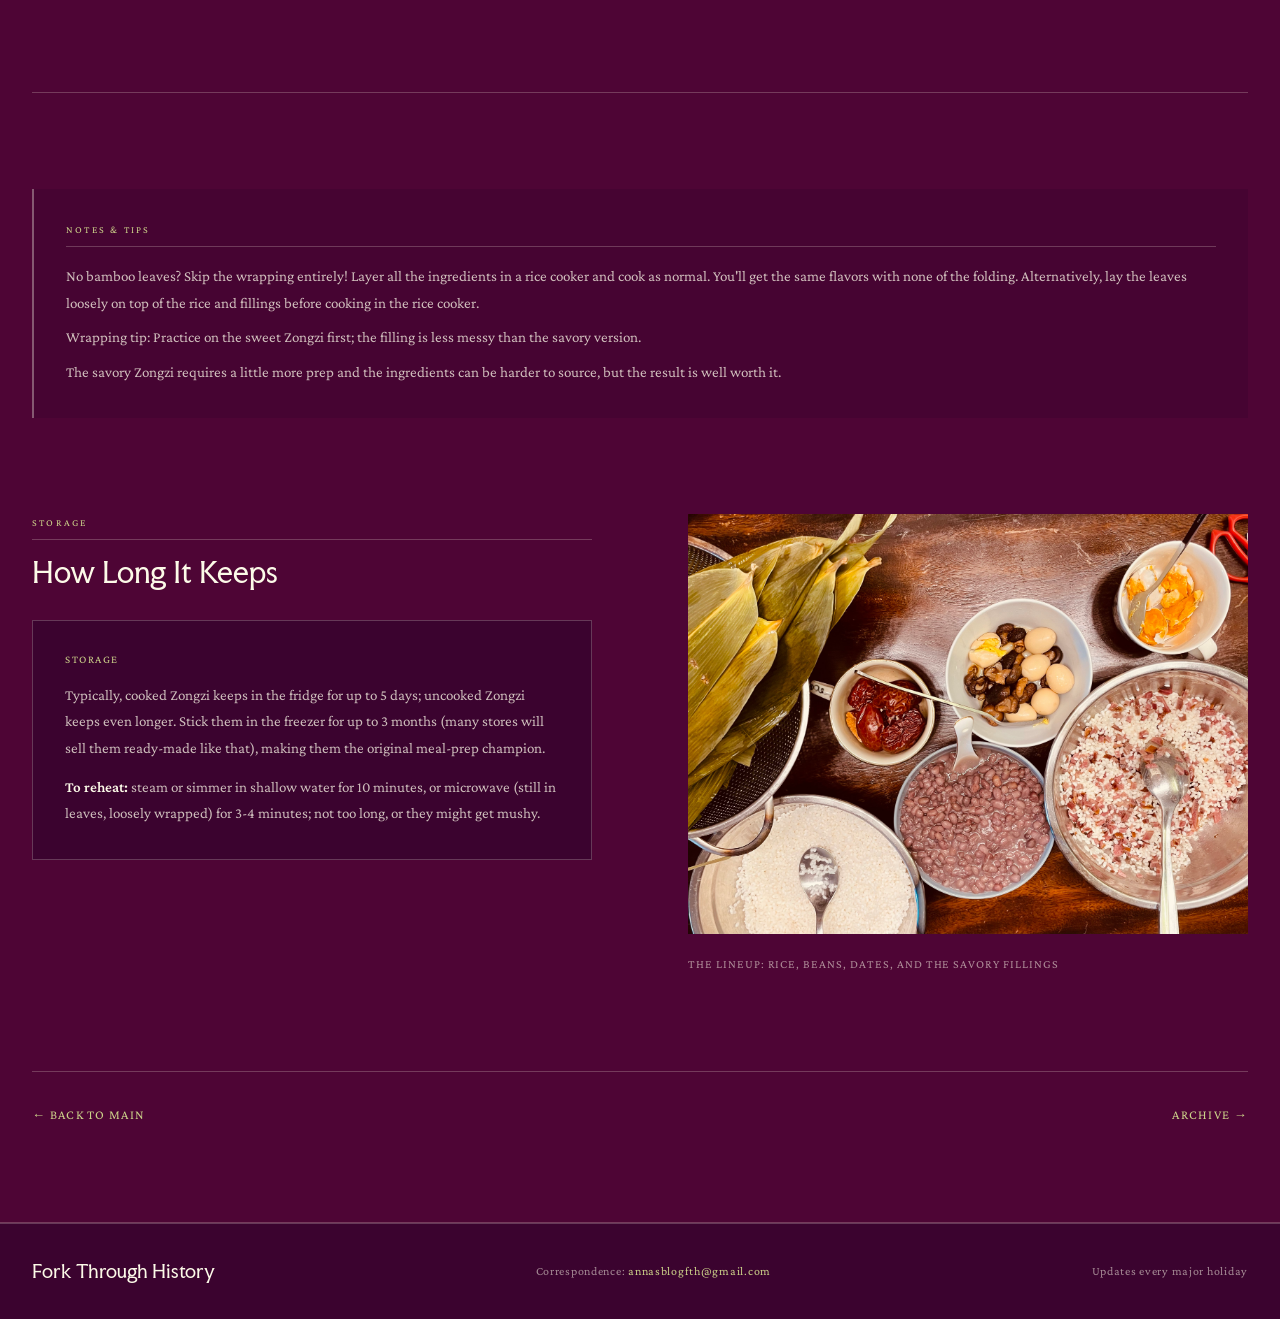
<file: pages/recipe-zongzi.html>
<!DOCTYPE html>
<html lang="en">
<head>
  <meta charset="UTF-8">
  <meta name="viewport" content="width=device-width, initial-scale=1.0">
  <title>Sticky Rice Dumplings (Zongzi) | Fork Through History</title>
  <meta name="description" content="Zongzi, the sticky rice dumplings of the Dragon Boat Festival: their history, their people, their bamboo leaves, and the recipe.">
  <link rel="icon" type="image/jpeg" href="../images/logo.jpg">
  <link rel="stylesheet" href="../css/style.css">
  <style>
    .recipe-history-img {
      width: 100%;
      aspect-ratio: 3/2;
      overflow: hidden;
      margin-bottom: 16px;
    }
    .recipe-history-img .img-placeholder {
      min-height: 260px;
    }
    .history-block {
      margin-bottom: var(--space-xl);
    }
    .history-block p + p {
      margin-top: 16px;
    }
    .recipe-photo-img {
      width: 100%;
      height: 100%;
      object-fit: cover;
      display: block;
    }
  </style>
</head>
<body>

<div id="page-transition" class="page-transition-overlay"></div>

<!-- Back to Main -->
<a href="../index.html" class="back-to-main" data-nav>
  <span class="arrow">←</span> Main
</a>

<!-- Ticker Strip -->
<div class="ticker-wrap">
  <div class="ticker-inner">
    <span class="ticker-item">Updates every major holiday <span class="dot">✦</span></span>
    <span class="ticker-item">Journey through time and places from the comfort of your kitchen <span class="dot">✦</span></span>
    <span class="ticker-item">More in the Recipe Archive <span class="dot">✦</span></span>
    <span class="ticker-item">Updates every major holiday <span class="dot">✦</span></span>
    <span class="ticker-item">Journey through time and places from the comfort of your kitchen <span class="dot">✦</span></span>
    <span class="ticker-item">More in the Recipe Archive <span class="dot">✦</span></span>
  </div>
</div>

<!-- Site Header -->
<header class="site-header">
  <div class="site-title">
    <a href="../index.html" data-nav>Fork Through History</a>
  </div>
  <nav class="site-nav">
    <a href="archive.html" data-nav>Archive</a>
    <a href="../index.html#about">About</a>
    <a href="mailto:annasblogfth@gmail.com">Contact</a>
  </nav>
  <img src="../images/logo.jpg" alt="Fork Through History Logo" class="site-logo" onerror="this.style.display='none'">
</header>

<hr class="divider">

<!-- Recipe Hero: 40% image / 60% text -->
<div class="recipe-page">
  <div class="recipe-hero">

    <!-- Image Column (40%) -->
    <div class="rh-img-col parallax-wrap">
      <div class="postage-stamp" style="height: 100%;">
        <div class="stamp-img-wrap" style="height: 100%;">
          <img src="../images/zongzi-wrapped.jpg" alt="Freshly wrapped Zongzi tied with red and white twine" class="recipe-photo-img parallax-img" style="min-height: 540px;">
        </div>
      </div>
      <p class="caption" style="margin-top: 10px; padding-left: 2px;">Freshly wrapped Zongzi · Serves 6</p>
    </div>

    <!-- Text Column (60%) -->
    <div class="rh-text-col">
      <div class="recipe-meta-row">
        <span class="recipe-tag">Dragon Boat Festival, Jun 19th</span>
        <span class="recipe-tag">China</span>
        <span class="recipe-tag">Ancient China</span>
      </div>

      <h1 class="recipe-title-main">Sticky Rice Dumplings</h1>
      <p class="recipe-subtitle">端午节's Zongzi: rice sealed in leaves, bound by string, carried by legend</p>
      <p class="recipe-serving">Serves 6 (3 sweet, 3 savory) &nbsp;·&nbsp; Prep 2 hrs + overnight soak &nbsp;·&nbsp; Cook 20 min</p>

      <!-- Flavor Box -->
      <div class="recipe-flavor-desc">
        <h4>Flavor Profile</h4>
        <p>
          <strong style="font-style: normal; color: var(--text);">Sweet:</strong> Earthy, nutty red beans plus caramel-like chewy dates with plain rice.
        </p>
        <p style="margin-top: 8px;">
          <strong style="font-style: normal; color: var(--text);">Savory:</strong> Deep umami from the five-spice braised pork, egg and mushrooms plus salted egg yolk with dark, soy-sauce-seasoned rice for a rich, slightly briny bite.
        </p>
      </div>
    </div>

  </div><!-- /recipe-hero -->

  <!-- =============================
       RECIPE BODY
  ============================== -->
  <div style="max-width: var(--grid-max); margin: 0 auto; padding: var(--space-xl) var(--gutter);">

    <!-- History Section: Full Width -->
    <div style="margin-bottom: var(--space-xl);">
      <span class="recipe-section-label">Origin &amp; History</span>
      <h2 style="margin-bottom: var(--space-md);">A Legend Sealed in Leaves</h2>

      <div style="display: grid; grid-template-columns: 40fr 60fr; gap: var(--space-xl); align-items: start;">

        <!-- History Photo -->
        <div>
          <div class="postage-stamp">
            <div class="stamp-img-wrap">
              <img src="../images/zongzi-tea.jpg" alt="Tea set beside a bundle of bamboo-leaf-wrapped Zongzi" class="recipe-photo-img" style="min-height: 300px; aspect-ratio: 4/3;">
            </div>
          </div>
          <p class="caption" style="margin-top: 10px;">A quiet moment: tea and Zongzi, tied with red string</p>
        </div>

        <!-- History Text -->
        <div class="history-block">
          <p>
            Nothing's more festive than getting the family together and making some Zongzi.
          </p>
          <p>
            Zongzi dates back over 2,000 years to the Spring and Autumn Period (771–476 BCE) in Ancient China (honestly an incredibly interesting and theatrical era). The tradition as we know it, however, is tied to the Warring States Period that followed, and to one man in particular: Qu Yuan, a devoted poet and minister who drowned himself in the Miluo River in 278 BCE after his kingdom fell.
          </p>
          <p>
            In the one-volume work <em>Xu Qi Xie Ji</em>, the ghost of Qu Yuan appeared in a dream to a man named Ou Hui and instructed him to seal rice inside leaves and bind them with colored string, to repel dragons that would otherwise consume the offerings. Today, people just eat the food themselves and celebrate. A development that, I have to admit, I am not mad about at all…
          </p>
        </div>
      </div>

      <!-- Second history row -->
      <div style="margin-top: var(--space-lg);">
        <div style="display: grid; grid-template-columns: 60fr 40fr; gap: var(--space-xl); align-items: start;">
          <div class="history-block">
            <p>
              <strong style="font-style: normal; color: var(--text);">Star ingredient, bamboo leaves:</strong> Bamboo itself has always been a big part of Chinese culture, but wrapping Zongzi in bamboo leaf isn't just for show. Bamboo leaf itself has its own unique, faint, sweet aroma, which pairs wonderfully with glutinous rice, creating a warm and subtle scent, a perfect canvas for any flavor combinations. Besides that, bamboo leaves are naturally antibacterial, an ancient food preservation method.
            </p>
            <p>
              <strong style="font-style: normal; color: var(--text);">Fun facts:</strong> By the Jin Dynasty (266–420 CE), zongzi was formally recognized in literature for both ritual and dietary uses. In 1983, archaeologists found actual zongzi in a Han dynasty tomb, over 2,100 years old. Someone packed zongzi for the afterlife. Honestly, wise move.
            </p>
          </div>

          <!-- Second history photo -->
          <div>
            <div class="postage-stamp">
              <div class="stamp-img-wrap">
                <img src="../images/zongzi-spices.jpg" alt="Five-spice aromatics including star anise, cinnamon, bay leaf, and dried citrus peel" class="recipe-photo-img" style="min-height: 260px; aspect-ratio: 3/4;">
              </div>
            </div>
            <p class="caption" style="margin-top: 10px;">Five-spice aromatics for the savory braise</p>
          </div>
        </div>
      </div>

      <!-- Versions & Interpretations -->
      <div style="margin-top: var(--space-xl); padding: var(--space-md); background: rgba(59, 3, 47, 0.4); border-left: 2px solid var(--stamp-color-solid);">
        <span class="recipe-section-label" style="display: block; margin-bottom: var(--space-sm);">Versions &amp; Interpretations</span>
        <p style="color: var(--text-dim);">
          Zongzi have many flavors and variations, but typically consist of glutinous rice wrapped in bamboo leaves into a triangular shape, which is then cooked through. Sweet and savory are the two most common flavors. Sweet zongzi (tian zongzi) is more common in southern China and Taiwan, while ingredients used in Savory zongzi, like braised pork and egg yolk, are beloved throughout Southeast Asia, like Malaysian and Singaporean cuisines. There's also a Northern Chinese version with red dates, simple and refined. I can't decide on the flavors, so I made all of them. This recipe contains two flavors, Sweet Red Bean plus Date, and Savory Braised Meat Zongzi. Personally, I think that while zongzi is delicious, it's a little heavy to be an everyday staple. Plus, it's at best a celebratory process, which makes it the perfect holiday food for special occasions.
        </p>
      </div>
    </div><!-- /history section -->

    <hr class="divider" style="margin-bottom: var(--space-xl);">

    <!-- Recipe Section: Ingredients + Steps side by side -->
    <div style="display: grid; grid-template-columns: 1fr 1fr; gap: var(--space-xl); margin-bottom: var(--space-xl);">

      <!-- Ingredients -->
      <div>
        <span class="recipe-section-label">Ingredients</span>
        <h3 style="margin-bottom: var(--space-md);">What You Need</h3>

        <p style="color: var(--text-muted); font-size: 13px; font-style: italic; margin-bottom: var(--space-md);">
          Makes about 6 Zongzi (3 sweet, 3 savory).
        </p>

        <!-- Base -->
        <p style="font-size: 12px; letter-spacing: 0.12em; text-transform: uppercase; color: var(--accent); margin-bottom: 8px;">Ingredients</p>
        <ul class="ingredients-list">
          <li><input type="checkbox" class="ingredient-check"> <span>2 cups glutinous rice</span></li>
          <li><input type="checkbox" class="ingredient-check"> <span>12 dried bamboo leaves</span></li>
          <li><input type="checkbox" class="ingredient-check"> <span>1/2 roll kitchen twine or reed strips</span></li>
        </ul>

        <!-- Sweet -->
        <p style="font-size: 12px; letter-spacing: 0.12em; text-transform: uppercase; color: var(--accent); margin: 20px 0 8px;">Sweet Flavor</p>
        <ul class="ingredients-list">
          <li><input type="checkbox" class="ingredient-check"> <span>1/2 cup dried red beans</span></li>
          <li><input type="checkbox" class="ingredient-check"> <span>6 dried red dates (jujubes), pitted</span></li>
          <li><input type="checkbox" class="ingredient-check"> <span>1 1/2 tablespoons sugar</span></li>
          <li><input type="checkbox" class="ingredient-check"> <span>1/2 teaspoon oil</span></li>
          <li><input type="checkbox" class="ingredient-check"> <span>1/2 zest of an orange</span></li>
        </ul>

        <!-- Savory -->
        <p style="font-size: 12px; letter-spacing: 0.12em; text-transform: uppercase; color: var(--accent); margin: 20px 0 8px;">Savory Flavor</p>
        <ul class="ingredients-list">
          <li><input type="checkbox" class="ingredient-check"> <span>3 salted duck egg yolks</span></li>
          <li><input type="checkbox" class="ingredient-check"> <span>150 grams pork belly, cut into small chunks</span></li>
          <li><input type="checkbox" class="ingredient-check"> <span>3 braised quail eggs (optional)</span></li>
          <li><input type="checkbox" class="ingredient-check"> <span>3 dried shiitake mushrooms, soaked (optional)</span></li>
          <li><input type="checkbox" class="ingredient-check"> <span>3 chestnuts (optional)</span></li>
        </ul>

        <!-- Braising Brine -->
        <p style="font-size: 12px; letter-spacing: 0.12em; text-transform: uppercase; color: var(--accent); margin: 20px 0 8px;">Braising Brine</p>
        <ul class="ingredients-list">
          <li><input type="checkbox" class="ingredient-check"> <span>1 tablespoons soy sauce</span></li>
          <li><input type="checkbox" class="ingredient-check"> <span>1/2 tablespoon dark soy sauce</span></li>
          <li><input type="checkbox" class="ingredient-check"> <span>1/2 tablespoon oyster sauce</span></li>
          <li><input type="checkbox" class="ingredient-check"> <span>1 tablespoon rice wine</span></li>
          <li><input type="checkbox" class="ingredient-check"> <span>1/5 teaspoon five-spice powder (or seasoning sachet)</span></li>
          <li><input type="checkbox" class="ingredient-check"> <span>1/2 teaspoon sugar (for pork marinade)</span></li>
          <li><input type="checkbox" class="ingredient-check"> <span>1 tablespoon sesame oil (for savory rice)</span></li>
          <li><input type="checkbox" class="ingredient-check"> <span>1/2 teaspoon salt (for savory rice)</span></li>
          <li><input type="checkbox" class="ingredient-check"> <span>2 tablespoons braising brine (from pork pot)</span></li>
        </ul>
      </div>

      <!-- Steps -->
      <div>
        <span class="recipe-section-label">Method</span>
        <h3 style="margin-bottom: var(--space-md);">Steps</h3>

        <p style="font-size: 12px; letter-spacing: 0.12em; text-transform: uppercase; color: var(--accent); margin-bottom: 8px;">The Night Before</p>
        <ol class="steps-list">
          <li><span>Soak bamboo leaves and red beans: soak the dried bamboo leaves and dried red beans in separate bowls of cold water. Cover and refrigerate overnight.</span></li>
          <li><span>Soak glutinous rice: Soak glutinous rice in cold water for at least 5 hrs (or overnight if soaking alongside the beans). Drain before use.</span></li>
        </ol>

        <p style="font-size: 12px; letter-spacing: 0.12em; text-transform: uppercase; color: var(--accent); margin: 20px 0 8px;">Ingredients Prep</p>
        <ol class="steps-list" start="3">
          <li><span>Braise the pork: The next day, put the pork in a pot with soy sauce, dark soy sauce, oyster sauce, rice wine, five-spice powder or braising sachet, and sugar. Mix well, cover, and let it simmer for at least 2 hrs. Reserve the braising brine. Optional: add shiitake mushrooms and peeled boiled quail eggs to the pot during braising.</span></li>
          <li><span>Cook the red bean filling: Drain the soaked red beans and simmer in fresh water until soft but not mushy, about 30 minutes. Drain, then stir in sugar, oil, and zest of half an orange. Set aside to cool.</span></li>
        </ol>

        <p style="font-size: 12px; letter-spacing: 0.12em; text-transform: uppercase; color: var(--accent); margin: 20px 0 8px;">Assembly</p>
        <ol class="steps-list" start="5">
          <li><span>Season the rice: Drain the soaked glutinous rice and divide into two equal portions. Season one half with salt and sesame oil; this is the savory base. Add braising brine (from the pork pot) to the savory portion for extra depth. Leave the other half plain for the sweet Zongzi.</span></li>
          <li><span>Prepare the bamboo leaves: Drain the soaked bamboo leaves and wipe dry. Identify the smoother side: this faces inward when wrapping.</span></li>
          <li><span>Make a leaf cone: Overlap two leaves to form a wide surface. With that sheet, curl them at the middle to form a cone shape, think: those paper water-cup cones. Pinch the base so no rice can escape.</span></li>
          <li><span>Fill the cone: With your other hand, pack in, really pack in, one spoon of rice, then fillings (dates and red bean for sweet, yolk and pork, optionally chestnut, mushrooms, and egg for savory, plus their respective rice). Then add more rice, like a rice sandwich, until it's about 80% full.</span></li>
          <li><span>Fold and tie (the origami finale): Fold the top of the bamboo leaves down over the rice, pinch down on both sides, and tuck the tip of the leaf inside the fold of the cone. It should look something like a pyramid…should. Use kitchen twine or reed strips to wrap and tie firmly any way you like. The Zongzi should feel solid and compact. Give it a gentle shake; if it rattles, unwrap and try again. A good Zongzi has no secrets and no gaps.</span></li>
        </ol>
        <p style="color: var(--text-dim); font-size: 13px; font-style: italic; margin-top: 8px;">
          Practice note: This takes practice. Your first one might fall apart, but keep calm and wrap on. It looks harder than it actually is.
        </p>
        <ol class="steps-list" start="10">
          <li><span>Boil or steam the Zongzi: Submerge in a pot of water, or place in a steamer, and cover. Bring to a boil over high heat, then reduce to a steady simmer. Cover and cook for 10-20 min until it's soft.</span></li>
          <li><span>Unwrap and enjoy: Carefully remove from the pot and let cool for 5 minutes (or not); the steam inside is very hot and eager to escape. Snip the twine, unfold the leaves, and reveal your pyramid of sticky, fragrant rice. The savory Zongzi needs no accompaniment; some like to eat the sweet ones with a side dish of granulated sugar. Enjoy~</span></li>
        </ol>
      </div>

    </div><!-- /recipe grid -->

    <hr class="divider" style="margin-bottom: var(--space-xl);">

    <!-- Notes -->
    <div style="margin-bottom: var(--space-xl); padding: var(--space-md); background: rgba(59, 3, 47, 0.4); border-left: 2px solid var(--stamp-color-solid);">
      <span class="recipe-section-label" style="display: block; margin-bottom: var(--space-sm);">Notes &amp; Tips</span>
      <p style="color: var(--text-dim);">
        No bamboo leaves? Skip the wrapping entirely! Layer all the ingredients in a rice cooker and cook as normal. You'll get the same flavors with none of the folding. Alternatively, lay the leaves loosely on top of the rice and fillings before cooking in the rice cooker.
      </p>
      <p style="color: var(--text-dim); margin-top: 8px;">
        Wrapping tip: Practice on the sweet Zongzi first; the filling is less messy than the savory version.
      </p>
      <p style="color: var(--text-dim); margin-top: 8px;">
        The savory Zongzi requires a little more prep and the ingredients can be harder to source, but the result is well worth it.
      </p>
    </div>

    <!-- Storage + Bottom Photo -->
    <div style="display: grid; grid-template-columns: 1fr 1fr; gap: var(--space-xl); align-items: start; margin-bottom: var(--space-xl);">

      <div>
        <span class="recipe-section-label">Storage</span>
        <h3 style="margin-bottom: var(--space-md);">How Long It Keeps</h3>
        <div class="storage-box">
          <h4>Storage</h4>
          <p>Typically, cooked Zongzi keeps in the fridge for up to 5 days; uncooked Zongzi keeps even longer. Stick them in the freezer for up to 3 months (many stores will sell them ready-made like that), making them the original meal-prep champion.</p>
          <p style="margin-top: 12px;"><strong style="color: var(--text); font-weight: 600;">To reheat:</strong> steam or simmer in shallow water for 10 minutes, or microwave (still in leaves, loosely wrapped) for 3-4 minutes; not too long, or they might get mushy.</p>
        </div>
      </div>

      <div>
        <div class="postage-stamp">
          <div class="stamp-img-wrap">
            <img src="../images/zongzi-ingredients.jpg" alt="Zongzi ingredients laid out: glutinous rice, red beans, dates, salted eggs, mushrooms, and bamboo leaves" class="recipe-photo-img" style="min-height: 300px; aspect-ratio: 4/3;">
          </div>
        </div>
        <p class="caption" style="margin-top: 10px;">The lineup: rice, beans, dates, and the savory fillings</p>
      </div>

    </div>

    <!-- Bottom nav -->
    <div style="display: flex; justify-content: space-between; align-items: center; padding-top: var(--space-md); border-top: 1px solid var(--stamp-color);">
      <a href="../index.html" class="glow-link" style="font-size: 13px; letter-spacing: 0.1em; text-transform: uppercase;" data-nav>← Back to Main</a>
      <a href="archive.html" class="glow-link" style="font-size: 13px; letter-spacing: 0.1em; text-transform: uppercase;" data-nav>Archive →</a>
    </div>

  </div><!-- /recipe body container -->
</div><!-- /recipe-page -->

<hr class="divider">

<!-- Footer -->
<footer class="site-footer">
  <div class="footer-inner">
    <span class="footer-brand">Fork Through History</span>
    <span class="footer-note">Correspondence: <a href="mailto:annasblogfth@gmail.com">annasblogfth@gmail.com</a></span>
    <span class="footer-note">Updates every major holiday</span>
  </div>
</footer>

<script src="../js/main.js"></script>
</body>
</html>
</file>
<file: css/style.css>
/* ===========================
   FORK THROUGH HISTORY
   Global Stylesheet
   =========================== */

@import url('https://fonts.googleapis.com/css2?family=Faculty+Glyphic&family=Crimson+Pro:ital,wght@0,300;0,400;0,600;1,300;1,400&display=swap');

/* ===========================
   CSS VARIABLES
   =========================== */
:root {
  --bg: #4E0535;
  --bg-dark: #3B032F;
  --text: #FCFAE8;
  --accent: #CBD189;
  --text-muted: rgba(252, 250, 232, 0.55);
  --text-dim: rgba(252, 250, 232, 0.75);
  --stamp-color: rgba(252, 250, 232, 0.22);
  --stamp-color-solid: rgba(252, 250, 232, 0.35);

  --font-title: 'Faculty Glyphic', 'Georgia', serif;
  --font-body: 'Crimson Pro', 'Georgia', serif;

  --grid-max: 1280px;
  --gutter: 32px;
  --gutter-md: 20px;
  --gutter-sm: 16px;

  --space-xs: 8px;
  --space-sm: 16px;
  --space-md: 32px;
  --space-lg: 64px;
  --space-xl: 96px;
  --space-2xl: 120px;
}

/* ===========================
   RESET & BASE
   =========================== */
*, *::before, *::after {
  box-sizing: border-box;
  margin: 0;
  padding: 0;
}

html {
  scroll-behavior: smooth;
}

body {
  background-color: var(--bg);
  color: var(--text);
  font-family: var(--font-body);
  font-size: 17px;
  line-height: 1.7;
  -webkit-font-smoothing: antialiased;
  overflow-x: hidden;
}

img {
  display: block;
  max-width: 100%;
}

a {
  color: var(--accent);
  text-decoration: none;
  transition: opacity 0.25s ease;
}

a:hover {
  opacity: 0.82;
}

ul, ol {
  list-style: none;
}

/* ===========================
   TYPOGRAPHY
   =========================== */
h1, h2, h3, h4, h5 {
  font-family: var(--font-title);
  color: var(--text);
  line-height: 1.15;
  font-weight: 400;
}

h1 { font-size: clamp(38px, 6vw, 74px); letter-spacing: -0.02em; }
h2 { font-size: clamp(26px, 3.5vw, 40px); letter-spacing: -0.01em; }
h3 { font-size: clamp(20px, 2.5vw, 28px); }
h4 { font-size: clamp(16px, 2vw, 22px); }

p {
  font-family: var(--font-body);
  font-size: clamp(15px, 1.1vw, 18px);
  line-height: 1.78;
}

.caption {
  font-family: var(--font-body);
  font-size: 12px;
  color: var(--text-muted);
  letter-spacing: 0.08em;
  text-transform: uppercase;
}

/* ===========================
   LAYOUT
   =========================== */
.container {
  max-width: var(--grid-max);
  margin: 0 auto;
  padding: 0 var(--gutter);
}

.section {
  padding: var(--space-2xl) 0;
}

.section-sm {
  padding: var(--space-lg) 0;
}

/* ===========================
   BACK TO MAIN NAV LINK
   =========================== */
.back-to-main {
  position: fixed;
  top: 18px;
  left: 20px;
  z-index: 999;
  display: flex;
  align-items: center;
  gap: 6px;
  font-family: var(--font-body);
  font-size: 12px;
  letter-spacing: 0.1em;
  text-transform: uppercase;
  color: var(--text-muted);
  background: rgba(59, 3, 47, 0.82);
  backdrop-filter: blur(6px);
  padding: 6px 12px;
  border: 1px solid var(--stamp-color);
  border-radius: 2px;
  transition: color 0.25s, border-color 0.25s;
}

.back-to-main:hover {
  color: var(--accent);
  border-color: var(--accent);
  opacity: 1;
}

.back-to-main .arrow {
  font-size: 14px;
  line-height: 1;
}

/* ===========================
   TICKER / MARQUEE STRIP
   =========================== */
.ticker-wrap {
  background: var(--bg-dark);
  border-bottom: 1px solid var(--stamp-color);
  padding: 10px 0;
  overflow: hidden;
  white-space: nowrap;
}

.ticker-inner {
  display: inline-flex;
  animation: ticker-scroll 38s linear infinite;
}

.ticker-inner:hover {
  animation-play-state: paused;
}

.ticker-item {
  font-family: var(--font-body);
  font-size: 13px;
  letter-spacing: 0.12em;
  text-transform: uppercase;
  color: var(--text-dim);
  padding: 0 40px;
}

.ticker-item .dot {
  color: var(--accent);
  margin: 0 6px;
}

@keyframes ticker-scroll {
  from { transform: translateX(0); }
  to   { transform: translateX(-50%); }
}

/* ===========================
   HEADER / HERO
   =========================== */
.site-header {
  padding: 12px var(--gutter);
  display: flex;
  align-items: center;
  justify-content: space-between;
  max-width: var(--grid-max);
  margin: 0 auto;
}

.site-title {
  font-family: var(--font-title);
  font-size: clamp(24px, 3.2vw, 46px);
  color: var(--text);
  letter-spacing: -0.01em;
  line-height: 1;
}

.site-title a {
  color: var(--text);
  transition: color 0.25s;
}

.site-title a:hover {
  color: var(--accent);
  opacity: 1;
}

.site-logo {
  width: clamp(64px, 8vw, 100px);
  height: clamp(64px, 8vw, 100px);
  object-fit: cover;
  flex-shrink: 0;
}

/* ===========================
   NAV
   =========================== */
.site-nav {
  display: flex;
  gap: var(--space-md);
  align-items: center;
}

.site-nav a {
  font-family: var(--font-body);
  font-size: 14px;
  letter-spacing: 0.1em;
  text-transform: uppercase;
  color: var(--text-dim);
  position: relative;
  transition: color 0.25s;
}

.site-nav a::after {
  content: '';
  position: absolute;
  bottom: -3px;
  left: 0;
  width: 0;
  height: 1px;
  background: var(--accent);
  transition: width 0.3s ease;
}

.site-nav a:hover {
  color: var(--accent);
  opacity: 1;
}

.site-nav a:hover::after {
  width: 100%;
}

/* ===========================
   STAMP FRAME
   =========================== */
.stamp-frame {
  position: relative;
  display: inline-block;
}

.stamp-frame img {
  display: block;
  width: 100%;
  height: 100%;
  object-fit: cover;
}

.stamp-frame::before {
  content: '';
  position: absolute;
  inset: -10px;
  z-index: 2;
  pointer-events: none;
  border-radius: 2px;
  /* Perforated stamp edge using repeating radial gradients */
  background:
    radial-gradient(circle at 0% 0%, transparent 6px, transparent 6px) -6px -6px / 14px 14px,
    radial-gradient(circle at 100% 0%, transparent 6px, transparent 6px) 6px -6px / 14px 14px,
    radial-gradient(circle at 0% 100%, transparent 6px, transparent 6px) -6px 6px / 14px 14px,
    radial-gradient(circle at 100% 100%, transparent 6px, transparent 6px) 6px 6px / 14px 14px;
}

/* Stamp via SVG filter approach — dotted border */
.stamp-wrapper {
  position: relative;
  padding: 12px;
}

.stamp-wrapper::after {
  content: '';
  position: absolute;
  inset: 0;
  border: none;
  z-index: 3;
  pointer-events: none;
  background-image: none;
  /* Dotted / perforated using box-shadow trick */
  outline: none;
}

/* Pure CSS stamp border with pseudo-elements generating dot patterns */
.stamp-border {
  position: relative;
  display: block;
}

.stamp-border::before,
.stamp-border::after {
  content: '';
  position: absolute;
  pointer-events: none;
  z-index: 5;
}

/* Using SVG-based stamp wrapper for perforated edge */
.postage-stamp {
  position: relative;
  display: inline-block;
  width: 100%;
}

.postage-stamp .stamp-img-wrap {
  position: relative;
  overflow: hidden;
}

.postage-stamp .stamp-img-wrap img {
  width: 100%;
  height: 100%;
  object-fit: cover;
  display: block;
}

/* Stamp perforation SVG overlay */
.stamp-perf {
  position: absolute;
  inset: 0;
  pointer-events: none;
  z-index: 10;
  width: 100%;
  height: 100%;
}

/* ===========================
   PARALLAX IMAGE CONTAINER
   =========================== */
.parallax-wrap {
  overflow: hidden;
  position: relative;
}

.parallax-img {
  width: 100%;
  height: 120%;
  object-fit: cover;
  will-change: transform;
  transform: translateY(0px);
  transition: transform 0.05s linear;
}

/* ===========================
   HERO SECTION
   =========================== */
.hero {
  padding: var(--space-xl) 0 var(--space-lg);
}

.hero-intro {
  max-width: 680px;
  margin: 0 auto var(--space-xl);
  text-align: center;
  padding: 0 var(--gutter);
}

.hero-intro .eyebrow {
  font-size: 11px;
  letter-spacing: 0.2em;
  text-transform: uppercase;
  color: var(--accent);
  margin-bottom: var(--space-sm);
  display: block;
}

.hero-intro h2 {
  font-size: clamp(16px, 1.5vw, 19px);
  font-family: var(--font-body);
  font-weight: 300;
  font-style: italic;
  color: var(--text-dim);
  line-height: 1.85;
  margin-top: var(--space-sm);
}

/* ===========================
   FEATURED RECIPE (Latest)
   =========================== */
.featured-recipe {
  display: grid;
  grid-template-columns: 40fr 60fr;
  gap: 0;
  min-height: 520px;
  max-width: var(--grid-max);
  margin: 0 auto;
  padding: 0 var(--gutter);
}

.featured-recipe .recipe-img-col {
  position: relative;
  overflow: hidden;
}

.featured-recipe .recipe-text-col {
  padding: var(--space-xl) var(--space-xl) var(--space-xl) var(--space-lg);
  display: flex;
  flex-direction: column;
  justify-content: center;
  background: var(--bg-dark);
}

.featured-recipe .recipe-label {
  font-size: 11px;
  letter-spacing: 0.18em;
  text-transform: uppercase;
  color: var(--accent);
  margin-bottom: var(--space-sm);
}

.featured-recipe h2 {
  margin-bottom: var(--space-sm);
}

.featured-recipe .recipe-origin {
  font-size: 13px;
  letter-spacing: 0.12em;
  text-transform: uppercase;
  color: var(--text-muted);
  margin-bottom: var(--space-md);
}

.featured-recipe .recipe-excerpt {
  color: var(--text-dim);
  font-style: italic;
  margin-bottom: var(--space-md);
  font-size: clamp(15px, 1.1vw, 17px);
  line-height: 1.8;
  /* Fade out at the bottom */
  -webkit-mask-image: linear-gradient(to bottom, black 55%, transparent 100%);
  mask-image: linear-gradient(to bottom, black 55%, transparent 100%);
  max-height: 160px;
  overflow: hidden;
}

.btn-link {
  display: inline-flex;
  align-items: center;
  gap: 8px;
  font-family: var(--font-body);
  font-size: 14px;
  letter-spacing: 0.1em;
  text-transform: uppercase;
  color: var(--accent);
  border: 1px solid var(--accent);
  padding: 10px 24px;
  transition: background 0.25s, color 0.25s;
  align-self: flex-start;
}

.btn-link:hover {
  background: var(--accent);
  color: var(--bg);
  opacity: 1;
}

.btn-link .arrow {
  transition: transform 0.25s;
}

.btn-link:hover .arrow {
  transform: translateX(4px);
}

/* ===========================
   MORE RECIPES GRID
   =========================== */
.recipes-grid-section {
  padding: var(--space-2xl) 0;
}

.recipes-grid-section .section-header {
  display: flex;
  align-items: baseline;
  justify-content: space-between;
  margin-bottom: var(--space-lg);
  padding: 0 var(--gutter);
  max-width: var(--grid-max);
  margin-left: auto;
  margin-right: auto;
}

.recipes-grid-section .section-header h2 {
  font-size: clamp(20px, 2.5vw, 30px);
}

.recipes-grid-section .see-all {
  font-size: 12px;
  letter-spacing: 0.12em;
  text-transform: uppercase;
}

.recipes-grid {
  display: grid;
  grid-template-columns: repeat(3, 1fr);
  gap: var(--gutter);
  max-width: var(--grid-max);
  margin: 0 auto;
  padding: 0 var(--gutter);
}

.recipe-card {
  display: block;
  cursor: pointer;
  transition: transform 0.3s ease;
  color: var(--text);
}

.recipe-card:hover {
  transform: translateY(-4px);
  opacity: 1;
}

.recipe-card .card-img-wrap {
  width: 100%;
  aspect-ratio: 4/3;
  overflow: hidden;
  margin-bottom: var(--space-sm);
  position: relative;
  background: var(--bg-dark);
}

.recipe-card .card-img-wrap img {
  width: 100%;
  height: 100%;
  object-fit: cover;
  transition: transform 0.5s ease;
}

.recipe-card:hover .card-img-wrap img {
  transform: scale(1.04);
}

.recipe-card .card-date {
  font-size: 11px;
  letter-spacing: 0.12em;
  text-transform: uppercase;
  color: var(--text-muted);
  margin-bottom: 6px;
}

.recipe-card .card-title {
  font-family: var(--font-title);
  font-size: clamp(16px, 1.6vw, 22px);
  margin-bottom: 6px;
  line-height: 1.2;
}

.recipe-card .card-origin {
  font-size: 13px;
  color: var(--text-muted);
  font-style: italic;
}

/* ===========================
   ABOUT SECTION
   =========================== */
.about-section {
  padding: var(--space-2xl) 0;
  background: var(--bg-dark);
}

.about-inner {
  max-width: var(--grid-max);
  margin: 0 auto;
  padding: 0 var(--gutter);
  display: grid;
  grid-template-columns: 1fr 1fr;
  gap: var(--space-xl);
  align-items: center;
}

.about-text .eyebrow {
  font-size: 11px;
  letter-spacing: 0.18em;
  text-transform: uppercase;
  color: var(--accent);
  margin-bottom: var(--space-sm);
  display: block;
}

.about-text h2 {
  margin-bottom: var(--space-md);
}

.about-text p {
  color: var(--text-dim);
  margin-bottom: var(--space-sm);
}

.about-text p + p {
  margin-top: var(--space-xs);
}

.about-author {
  text-align: center;
}

.author-photo-wrap {
  width: 220px;
  height: 220px;
  margin: 0 auto var(--space-md);
  border-radius: 50%;
  overflow: hidden;
  background: var(--bg);
  display: flex;
  align-items: center;
  justify-content: center;
  border: 2px solid var(--stamp-color-solid);
}

.author-photo-wrap img {
  width: 100%;
  height: 100%;
  object-fit: cover;
}

.author-name {
  font-family: var(--font-title);
  font-size: 22px;
  margin-bottom: var(--space-xs);
}

.author-tagline {
  font-size: 14px;
  font-style: italic;
  color: var(--text-muted);
}

/* ===========================
   CONTACT SECTION
   =========================== */
.contact-section {
  padding: var(--space-xl) 0;
  text-align: center;
}

.contact-inner {
  max-width: 600px;
  margin: 0 auto;
  padding: 0 var(--gutter);
}

.contact-inner h2 {
  margin-bottom: var(--space-sm);
}

.contact-inner p {
  color: var(--text-dim);
  margin-bottom: var(--space-md);
}

.contact-email {
  display: inline-flex;
  align-items: center;
  gap: 10px;
  font-family: var(--font-body);
  font-size: 16px;
  letter-spacing: 0.05em;
  color: var(--accent);
  border-bottom: 1px solid currentColor;
  padding-bottom: 2px;
  transition: opacity 0.25s;
}

/* ===========================
   FOOTER
   =========================== */
.site-footer {
  background: var(--bg-dark);
  border-top: 1px solid var(--stamp-color);
  padding: var(--space-md) 0;
}

.footer-inner {
  max-width: var(--grid-max);
  margin: 0 auto;
  padding: 0 var(--gutter);
  display: flex;
  align-items: center;
  justify-content: space-between;
}

.footer-inner .footer-brand {
  font-family: var(--font-title);
  font-size: 18px;
}

.footer-inner .footer-note {
  font-size: 12px;
  color: var(--text-muted);
  letter-spacing: 0.06em;
}

/* ===========================
   ARCHIVE PAGE
   =========================== */
.archive-header {
  padding: calc(var(--space-2xl) + 40px) 0 var(--space-xl);
  text-align: center;
}

.archive-header h1 {
  margin-bottom: var(--space-sm);
}

.archive-header p {
  font-style: italic;
  color: var(--text-muted);
}

.archive-grid {
  display: grid;
  grid-template-columns: repeat(3, 1fr);
  gap: var(--gutter) var(--gutter);
  max-width: var(--grid-max);
  margin: 0 auto;
  padding: 0 var(--gutter) var(--space-2xl);
}

/* ===========================
   FULL RECIPE PAGE
   =========================== */
.recipe-page {
  padding-top: 60px;
}

.recipe-hero {
  display: grid;
  grid-template-columns: 40fr 60fr;
  gap: 0;
  min-height: 580px;
  max-width: var(--grid-max);
  margin: 0 auto;
  padding: var(--space-lg) var(--gutter) 0;
}

.recipe-hero .rh-img-col {
  position: relative;
  overflow: hidden;
}

.recipe-hero .rh-text-col {
  padding: var(--space-md) 0 var(--space-md) var(--space-xl);
  display: flex;
  flex-direction: column;
  justify-content: flex-start;
}

.recipe-meta-row {
  display: flex;
  flex-wrap: wrap;
  gap: var(--space-sm);
  align-items: center;
  margin-bottom: var(--space-md);
}

.recipe-tag {
  font-size: 11px;
  letter-spacing: 0.14em;
  text-transform: uppercase;
  color: var(--text-muted);
  border: 1px solid var(--stamp-color-solid);
  padding: 4px 10px;
}

.recipe-title-main {
  font-size: clamp(32px, 5vw, 64px);
  margin-bottom: var(--space-xs);
}

.recipe-subtitle {
  font-size: clamp(14px, 1.4vw, 17px);
  color: var(--text-muted);
  font-style: italic;
  margin-bottom: var(--space-md);
}

.recipe-serving {
  font-size: 13px;
  color: var(--accent);
  letter-spacing: 0.1em;
  text-transform: uppercase;
}

.recipe-flavor-desc {
  margin-top: var(--space-md);
  padding: var(--space-md);
  background: rgba(59, 3, 47, 0.5);
  border-left: 2px solid var(--accent);
}

.recipe-flavor-desc h4 {
  font-family: var(--font-body);
  font-size: 11px;
  letter-spacing: 0.14em;
  text-transform: uppercase;
  color: var(--accent);
  margin-bottom: var(--space-xs);
}

.recipe-flavor-desc p {
  font-style: italic;
  color: var(--text-dim);
  font-size: 15px;
}

/* Recipe content body */
.recipe-body {
  max-width: var(--grid-max);
  margin: 0 auto;
  padding: var(--space-xl) var(--gutter);
  display: grid;
  grid-template-columns: 1fr 1fr;
  gap: var(--space-xl);
}

.recipe-body-full {
  grid-column: 1 / -1;
}

.recipe-section-label {
  font-size: 10px;
  letter-spacing: 0.22em;
  text-transform: uppercase;
  color: var(--accent);
  display: block;
  margin-bottom: var(--space-sm);
  border-bottom: 1px solid var(--stamp-color);
  padding-bottom: var(--space-xs);
}

.recipe-body h3 {
  font-size: clamp(20px, 2vw, 26px);
  margin-bottom: var(--space-md);
}

.recipe-body p {
  color: var(--text-dim);
  margin-bottom: var(--space-sm);
}

/* Ingredients with checkboxes */
.ingredients-list {
  list-style: none;
}

.ingredients-list li {
  display: flex;
  align-items: flex-start;
  gap: 12px;
  padding: 10px 0;
  border-bottom: 1px solid var(--stamp-color);
  color: var(--text-dim);
  font-size: 15px;
}

.ingredients-list li:last-child {
  border-bottom: none;
}

.ingredient-check {
  width: 18px;
  height: 18px;
  border: 1px solid var(--stamp-color-solid);
  flex-shrink: 0;
  margin-top: 3px;
  cursor: pointer;
  appearance: none;
  -webkit-appearance: none;
  background: transparent;
  position: relative;
  transition: border-color 0.2s;
}

.ingredient-check:checked {
  border-color: var(--accent);
  background: transparent;
}

.ingredient-check:checked::after {
  content: '✓';
  position: absolute;
  top: 50%;
  left: 50%;
  transform: translate(-50%, -50%);
  color: var(--accent);
  font-size: 11px;
  line-height: 1;
}

.ingredient-check:hover {
  border-color: var(--accent);
}

.ingredients-list li.checked {
  text-decoration: line-through;
  color: var(--text-muted);
}

/* Steps with numbered list */
.steps-list {
  list-style: none;
  counter-reset: step-counter;
}

.steps-list li {
  counter-increment: step-counter;
  display: flex;
  gap: var(--space-md);
  padding: var(--space-md) 0;
  border-bottom: 1px solid var(--stamp-color);
  color: var(--text-dim);
  font-size: 16px;
  line-height: 1.75;
}

.steps-list li:last-child {
  border-bottom: none;
}

.steps-list li::before {
  content: counter(step-counter, decimal-leading-zero);
  font-family: var(--font-title);
  font-size: 26px;
  color: var(--accent);
  opacity: 0.6;
  flex-shrink: 0;
  line-height: 1;
  padding-top: 2px;
  min-width: 36px;
}

/* Storage box */
.storage-box {
  background: var(--bg-dark);
  padding: var(--space-md);
  border: 1px solid var(--stamp-color);
}

.storage-box h4 {
  font-family: var(--font-body);
  font-size: 11px;
  letter-spacing: 0.14em;
  text-transform: uppercase;
  color: var(--accent);
  margin-bottom: var(--space-sm);
}

.storage-box p {
  color: var(--text-dim);
  font-size: 15px;
}

/* ===========================
   PAGE TRANSITION
   =========================== */
.page-transition-overlay {
  position: fixed;
  inset: 0;
  background: var(--bg-dark);
  z-index: 9999;
  pointer-events: none;
  opacity: 0;
  transition: opacity 0.35s ease;
}

.page-transition-overlay.active {
  opacity: 1;
}

/* ===========================
   LINK HOVER GLOW EFFECT
   =========================== */
.glow-link {
  position: relative;
  color: var(--accent);
  transition: color 0.25s;
}

.glow-link::before {
  content: '';
  position: absolute;
  inset: -4px -8px;
  background: radial-gradient(ellipse at center, rgba(203, 209, 137, 0.12) 0%, transparent 70%);
  opacity: 0;
  transition: opacity 0.3s ease;
  pointer-events: none;
}

.glow-link:hover::before {
  opacity: 1;
}

/* ===========================
   DIVIDER
   =========================== */
.divider {
  border: none;
  border-top: 1px solid var(--stamp-color);
  margin: 0;
}

/* ===========================
   PLACEHOLDER / EMPTY STATE
   =========================== */
.img-placeholder {
  width: 100%;
  height: 100%;
  background: var(--bg-dark);
  display: flex;
  align-items: center;
  justify-content: center;
  flex-direction: column;
  gap: 10px;
}

.img-placeholder .ph-icon {
  font-size: 40px;
  opacity: 0.25;
}

.img-placeholder .ph-label {
  font-size: 11px;
  letter-spacing: 0.1em;
  text-transform: uppercase;
  color: var(--text-muted);
}

/* ===========================
   RESPONSIVE
   =========================== */
@media (max-width: 900px) {
  .featured-recipe {
    grid-template-columns: 1fr;
  }
  .featured-recipe .recipe-img-col {
    height: 320px;
  }
  .featured-recipe .recipe-text-col {
    padding: var(--space-md);
  }
  .recipes-grid {
    grid-template-columns: 1fr 1fr;
  }
  .about-inner {
    grid-template-columns: 1fr;
    gap: var(--space-lg);
  }
  .about-author {
    order: -1;
  }
  .recipe-hero {
    grid-template-columns: 1fr;
  }
  .recipe-hero .rh-img-col {
    height: 360px;
  }
  .recipe-hero .rh-text-col {
    padding: var(--space-md) 0;
  }
  .recipe-body {
    grid-template-columns: 1fr;
  }
  .archive-grid {
    grid-template-columns: 1fr 1fr;
  }
}

@media (max-width: 600px) {
  :root {
    --gutter: var(--gutter-sm);
  }
  .recipes-grid {
    grid-template-columns: 1fr;
  }
  .archive-grid {
    grid-template-columns: 1fr;
  }
  .footer-inner {
    flex-direction: column;
    gap: var(--space-xs);
    text-align: center;
  }
  .site-header {
    padding: 14px var(--gutter-sm);
  }
  .back-to-main {
    top: 12px;
    left: 12px;
  }
}

@media (prefers-reduced-motion: reduce) {
  .ticker-inner {
    animation: none;
  }
  .parallax-img {
    transform: none !important;
  }
  * {
    transition-duration: 0.01ms !important;
    animation-duration: 0.01ms !important;
  }
}
</file>
